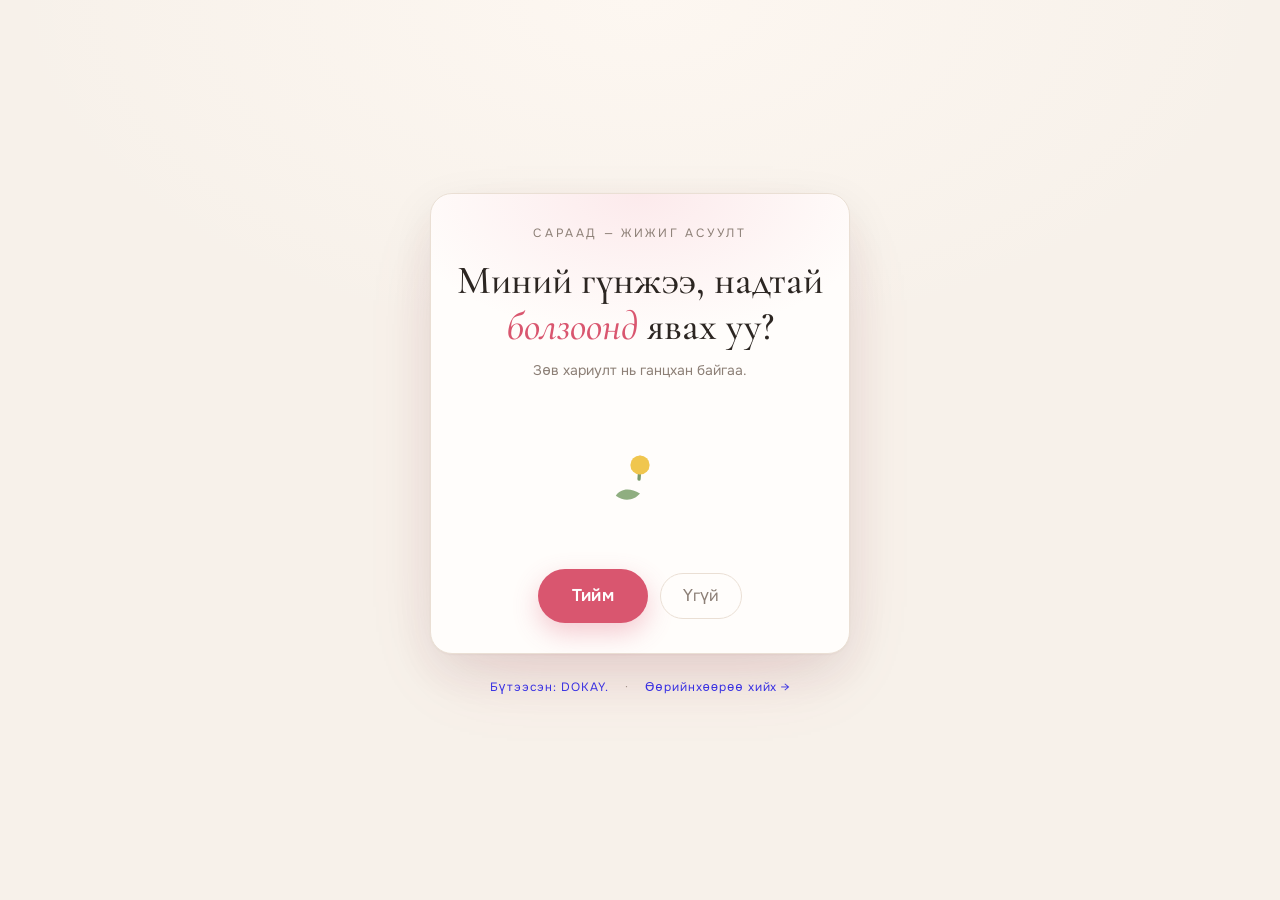
<file: index.html>
<!DOCTYPE html>
<html lang="mn">
<head>
<meta charset="UTF-8">
<meta name="viewport" content="width=device-width, initial-scale=1">
<meta name="theme-color" content="#F6EFE7">
<title>Чамд нэг жижиг асуулт байна</title>
<meta name="description" content="Надтай болзоонд явах уу? — жижигхэн асуулт.">

<!-- Мессенжерээр хуваалцахад гарах preview. og зураг: assets/og.jpg (1200×630, дотор нь нэр байхгүй). -->
<meta property="og:type" content="website">
<meta property="og:title" content="Чамд нэг жижиг асуулт байна">
<meta property="og:description" content="Ганцхан асуулт байна. Зөв хариулт нь нэг л байгаа.">
<meta property="og:locale" content="mn_MN">
<meta property="og:image" content="https://ghostshdee.github.io/urilga-bolzoo/assets/og.jpg">
<meta property="og:image:width" content="1200">
<meta property="og:image:height" content="630">
<meta property="og:image:alt" content="Надтай болзоонд явах уу? — дэлгэрсэн цэцэг, «Тийм» товч (жишээ урилга)">
<meta name="twitter:card" content="summary_large_image">

<link rel="icon" href="data:image/svg+xml,<svg xmlns='http://www.w3.org/2000/svg' viewBox='0 0 64 64'><text y='52' font-size='52'>🌸</text></svg>">
<link rel="preconnect" href="https://fonts.googleapis.com">
<link rel="preconnect" href="https://fonts.gstatic.com" crossorigin>
<link rel="stylesheet" href="https://fonts.googleapis.com/css2?family=Cormorant+Garamond:ital,wght@0,500;1,500&family=Onest:wght@400;500;600&display=swap">

<style>
:root {
  --paper:   #F7F1EA;   /* дулаан цаас */
  --card:    #FFFDFB;
  --ink:     #2C2622;
  --muted:   #8C7F76;
  --line:    #EADFD4;
  --rose:    #D9566F;   /* гол өнгө — «Тийм» */
  --rose-dk: #B8455B;
  --leaf:    #7A9A6B;
  --radius:  22px;
  --font-display: 'Cormorant Garamond', Georgia, serif;
  --font-body:    'Onest', system-ui, sans-serif;
}

*, *::before, *::after { box-sizing: border-box; margin: 0; padding: 0; }

body {
  min-height: 100svh;
  display: flex;
  flex-direction: column;
  align-items: center;
  justify-content: center;
  padding: 20px;
  background:
    radial-gradient(70% 55% at 50% 0%, #FDF7F1 0%, transparent 70%),
    var(--paper);
  color: var(--ink);
  font-family: var(--font-body);
  font-size: 16px;
  line-height: 1.6;
  overflow-x: hidden;
}

button { font: inherit; color: inherit; cursor: pointer; border: 0; background: none; }
:focus-visible { outline: 2px solid var(--rose); outline-offset: 3px; border-radius: 8px; }

/* ── Арын хөвөх дэлбээ — зөвхөн transform, дарагддаггүй ── */
.drift {
  position: fixed;
  inset: 0;
  overflow: hidden;
  pointer-events: none;
  z-index: 0;
}
.drift-petal {
  position: absolute;
  top: 0;
  left: var(--x);
  width: var(--s);
  height: calc(var(--s) * 1.3);
  border-radius: 80% 0 80% 0;   /* дэлбээний хэлбэр */
  background: linear-gradient(135deg, #F2A6B6, #E98DA2);
  opacity: .45;
  transform: translate3d(0, -12vh, 0);
  animation: drift var(--d) linear var(--delay) infinite;
  will-change: transform;
}
@keyframes drift {
  from { transform: translate3d(0, -12vh, 0) rotate(0deg); }
  to   { transform: translate3d(var(--sway), 115vh, 0) rotate(300deg); }
}

/* ── Карт ── (transform бүү өг — fixed элементүүд эвдэрнэ) */
.card {
  position: relative;
  z-index: 1;
  width: min(420px, 100%);
  padding: 30px 26px 26px;
  border: 1px solid var(--line);
  border-radius: var(--radius);
  background: var(--card);
  box-shadow: 0 1px 2px rgba(44, 38, 34, .04), 0 18px 50px rgba(44, 38, 34, .09),
              0 30px 80px -30px rgba(217, 86, 111, .22);
  text-align: center;
}
/* Дээрээс тусах зөөлөн ягаан гэрэл */
.card::before {
  content: '';
  position: absolute;
  inset: 0;
  z-index: -1;
  border-radius: inherit;
  background: radial-gradient(85% 45% at 50% 0%, rgba(242, 166, 182, .22), transparent 70%);
  pointer-events: none;
}

.eyebrow {
  font-size: 12px;
  letter-spacing: .22em;
  color: var(--muted);
  text-transform: uppercase;
}

.ask {
  margin-top: 14px;
  font-family: var(--font-display);
  font-weight: 500;
  font-size: clamp(30px, 8.5vw, 40px);
  line-height: 1.15;
}
.ask em { font-style: italic; color: var(--rose); }

.hint {
  margin-top: 10px;
  min-height: 1.6em;
  font-size: 14px;
  color: var(--muted);
}

/* ── Цэцэг — «Тийм» рүү ойртох тусам дэлгэрнэ ── */
.bloom { margin: 18px auto 6px; width: 132px; height: 132px; }
.petal {
  transform-origin: 60px 60px;
  transform: rotate(var(--a)) scale(var(--open, .18));
  opacity: calc(.35 + var(--open, .18) * .65);
  transition: transform .55s cubic-bezier(.22, 1, .36, 1), opacity .55s ease;
}
.core { transform-origin: 60px 60px; transform: scale(calc(.6 + var(--open, .18) * .4)); transition: transform .55s ease; }
.stem { stroke-dasharray: 60; stroke-dashoffset: calc(60 - var(--open, .18) * 60); transition: stroke-dashoffset .6s ease; }

/* ── Товчнууд ── */
.actions {
  position: relative;
  margin-top: 20px;
  display: flex;
  align-items: center;
  justify-content: center;
  gap: 12px;
  min-height: 62px;
}

.yes {
  min-height: 54px;
  padding: 0 34px;
  border-radius: 999px;
  background: var(--rose);
  color: #fff;
  font-weight: 600;
  font-size: calc(17px + var(--grow, 0) * 2.2px);
  letter-spacing: .01em;
  box-shadow: 0 10px 26px rgba(217, 86, 111, .3);
  transform: scale(calc(1 + var(--grow, 0) * .07));
  transition: transform .35s cubic-bezier(.22, 1, .36, 1), background .2s ease, font-size .35s ease;
  position: relative;
}
.yes:hover { background: var(--rose-dk); }
/* Зүрх цохилох бөгж — «туг-туг». Товчны өөрийн transform-д хүрэхгүй. */
.yes::after {
  content: '';
  position: absolute;
  inset: 0;
  border-radius: inherit;
  box-shadow: 0 0 0 2px var(--rose);
  opacity: 0;
  pointer-events: none;
  animation: beat 2.4s ease-out infinite;
}
@keyframes beat {
  0%   { transform: scale(1);    opacity: .55; }
  12%  { transform: scale(1.12); opacity: 0; }
  20%  { transform: scale(1);    opacity: .5; }
  34%  { transform: scale(1.18); opacity: 0; }
  100% { transform: scale(1.18); opacity: 0; }
}

.no {
  min-height: 46px;
  padding: 0 22px;
  border: 1px solid var(--line);
  border-radius: 999px;
  color: var(--muted);
  background: var(--card);
  transition: transform .28s cubic-bezier(.22, 1, .36, 1), opacity .28s ease;
  will-change: transform;
}
.no:hover { border-color: #DFD2C6; }
.no.gone { display: none; }

.no-note {
  font-size: 13px;
  color: var(--muted);
  padding: 0 6px;
}
.no-note[hidden] { display: none; }

.dodges {
  position: absolute;
  top: 14px; right: 14px;
  font-size: 12px;
  letter-spacing: .06em;
  color: var(--muted);
  background: var(--paper);
  border: 1px solid var(--line);
  border-radius: 999px;
  padding: 3px 10px;
}
.dodges[hidden] { display: none; }

/* ── Хариу дэлгэц ── */
.reply { display: none; }
.card.answered .ask-screen { display: none; }
.card.answered .reply { display: block; animation: rise .5s cubic-bezier(.22, 1, .36, 1) both; }

@keyframes rise { from { opacity: 0; transform: translateY(10px); } to { opacity: 1; transform: none; } }

.reply-title {
  font-family: var(--font-display);
  font-style: italic;
  font-size: clamp(28px, 7.5vw, 36px);
  color: var(--rose);
}
.reply-title:focus { outline: none; }
.reply-photo {
  width: 100%;
  aspect-ratio: 4 / 5;
  object-fit: cover;
  border-radius: 16px;
  margin: 16px 0 6px;
  background: var(--paper);
}
.reply-photo.missing { display: none; }
.reply p { margin-top: 12px; }
.sign {
  margin-top: 18px;
  font-family: var(--font-display);
  font-size: 22px;
  color: var(--muted);
}
.again {
  margin-top: 20px;
  min-height: 44px;
  padding: 0 18px;
  border: 1px solid var(--line);
  border-radius: 999px;
  color: var(--muted);
  font-size: 14px;
}

/* ── Өдөр, цаг сонгох ── */
.when {
  margin-top: 20px;
  padding-top: 18px;
  border-top: 1px solid var(--line);
}
.when .when-q {
  margin: 0 0 9px;
  font-size: 13px;
  letter-spacing: .04em;
  color: var(--muted);
}
.when .chips {
  display: flex;
  flex-wrap: wrap;
  justify-content: center;
  gap: 8px;
  margin-bottom: 16px;
}
.chip {
  min-height: 48px;
  min-width: 56px;
  padding: 5px 14px;
  border: 1px solid var(--line);
  border-radius: 14px;
  background: var(--card);
  line-height: 1.25;
  transition: border-color .2s ease, background .2s ease, color .2s ease;
}
.chip:hover { border-color: #DFD2C6; }
.chip small {
  display: block;
  font-size: 12px;
  font-weight: 400;
  color: var(--muted);
}
.chip[aria-pressed="true"] {
  border-color: var(--rose-dk);
  background: var(--rose-dk);
  color: #fff;
  font-weight: 600;
}
.chip[aria-pressed="true"] small { color: rgba(255, 255, 255, .88); }

.when .picked {
  margin: 2px 0 0;
  font-family: var(--font-display);
  font-style: italic;
  font-size: clamp(20px, 5.5vw, 24px);
  color: var(--rose-dk);
}
.when .picked-note { margin: 5px 0 0; font-size: 13px; color: var(--muted); }

/* Хоёр хариу товч доошоо дараалж, бүтэн өргөнөөр */
.when-actions {
  display: flex;
  flex-direction: column;
  align-items: stretch;
  gap: 10px;
  margin-top: 15px;
}
.when-actions button {
  min-height: 46px;
  padding: 0 20px;
  border-radius: 999px;
  font-size: 14px;
}
.when-actions .send {
  min-height: 54px;
  font-size: 16px;
  background: var(--rose);
  color: #fff;
  font-weight: 600;
  box-shadow: 0 8px 20px rgba(217, 86, 111, .26);
}
.when-actions .send:hover { background: var(--rose-dk); }
.copy { border: 1px solid var(--line); color: var(--muted); }
.copy:hover { border-color: #DFD2C6; }
/* Хуулсны дараа гарах Messenger холбоос */
.msgr-link {
  display: inline-flex;
  align-items: center;
  justify-content: center;
  min-height: 44px;
  font-size: 14px;
  font-weight: 600;
  color: var(--rose-dk);
  text-decoration: none;
}
.msgr-link:hover { text-decoration: underline; }

/* ── Дуу — доор хөвөх самбар ── */
.song {
  position: fixed;
  left: 50%;
  bottom: max(10px, env(safe-area-inset-bottom));
  z-index: 20;
  width: min(320px, calc(100vw - 16px));
  padding: 8px;
  transform: translateX(-50%);
  border: 1px solid var(--line);
  border-radius: 18px;
  background: var(--card);
  box-shadow: 0 14px 40px rgba(44, 38, 34, .16);
}
.song-head {
  display: flex;
  align-items: center;
  justify-content: space-between;
  gap: 8px;
  padding-left: 6px;
}
.song-label { font-size: 13px; letter-spacing: .04em; color: var(--muted); }
.song-min {
  flex-shrink: 0;
  min-height: 44px;
  padding: 0 12px;
  border-radius: 999px;
  font-size: 13px;
  color: var(--rose-dk);
}
.song-frame {
  margin-top: 4px;
  max-height: 220px;
  overflow: hidden;
  border-radius: 12px;
  transition: max-height .3s ease, opacity .3s ease;
}
.song-frame iframe {
  display: block;
  width: 100%;
  min-width: 280px;
  min-height: 158px;
  aspect-ratio: 16 / 9;
  border: 0;
}
.song-tip { margin: 6px 4px 2px; font-size: 12px; color: var(--muted); text-align: center; }
/* Хураахад display:none БИШ — тэгвэл дуу зогсоно. Зөвхөн өндөр, тунгалаг. */
.song.min .song-frame { max-height: 0; margin-top: 0; opacity: 0; }
.song.min .song-tip { display: none; }
/* Самбар «Дахин асуух» товчийг дарахгүйн тулд доод зай */
body.has-song { padding-bottom: 290px; }
body.has-song.song-small { padding-bottom: 96px; }

/* Кредит */
.credit {
  margin-top: 14px;
  font-size: 12px;
  letter-spacing: .08em;
  color: var(--muted);
  opacity: .8;
}
.credit a { display: inline-block; padding: 10px 12px; text-decoration: none; }
.credit a:hover, .credit a:focus-visible { color: var(--rose-dk); }

[hidden] { display: none !important; }

/* ── Зүрхнүүд ── */
.heart {
  position: fixed;
  top: 100%;
  font-size: 22px;
  pointer-events: none;
  animation: float 3.2s ease-in forwards;
}
@keyframes float {
  to { transform: translateY(-110svh) rotate(var(--spin, 20deg)); opacity: 0; }
}
/* Карт z-index-тэй болсон тул зүрхнүүд картын ард орохгүйн тулд */
.heart, .mini-heart { z-index: 30; }

/* Цэцэг дэлгэрэхэд хөөрөх жижиг зүрх */
.mini-heart {
  position: fixed;
  font-size: 14px;
  color: var(--rose);
  pointer-events: none;
  animation: mini-rise 1.4s ease-out both;
}
@keyframes mini-rise {
  from { transform: translate(-50%, 0) scale(.6); opacity: .9; }
  to   { transform: translate(calc(-50% + var(--dx, 0px)), -70px) scale(1); opacity: 0; }
}

@media (prefers-reduced-motion: reduce) {
  *, *::before, *::after { animation: none !important; transition: none !important; }
  .no { position: static !important; transform: none !important; }
  .drift { display: none; }
}
</style>
<link rel="stylesheet" href="assets/music.css"><script src="assets/music.js"></script></head>
<body>

<!-- Арын хөвөх дэлбээ — JS-ээр 8 ширхэг үүснэ -->
<div class="drift" id="drift" aria-hidden="true"></div>

<main class="card" id="card">
  <span class="dodges" id="dodges" hidden aria-live="polite"></span>

  <div class="ask-screen" id="askScreen">
    <p class="eyebrow" id="eyebrow">Жижиг асуулт</p>
    <h1 class="ask" id="ask"></h1>
    <p class="hint" id="hint" aria-live="polite"></p>

    <!-- Цэцэг: дэлгэрэлт нь --open хувьсагчаар. Зураг татдаггүй, бүгд SVG. -->
    <svg class="bloom" id="bloom" viewBox="0 0 120 120" aria-hidden="true">
      <path class="stem" d="M60 62 C58 84 58 96 60 112" fill="none" stroke="#7A9A6B" stroke-width="3" stroke-linecap="round"/>
      <path d="M60 86 C50 80 42 82 38 88 C46 94 55 92 60 86Z" fill="#8FAE80"/>
      <g id="petals"></g>
      <circle class="core" cx="60" cy="60" r="13" fill="#F0C64E"/>
    </svg>

    <div class="actions">
      <button class="yes" id="yes" type="button"></button>
      <button class="no" id="no" type="button"></button>
      <span class="no-note" id="noNote" hidden></span>
    </div>
  </div>

  <div class="reply" id="reply">
    <h1 class="reply-title" id="replyTitle" tabindex="-1"></h1>
    <img class="reply-photo missing" id="replyPhoto" alt="" width="400" height="500">
    <div id="replyLines"></div>

    <!-- Өдөр, цаг сонгох. CONFIG.when.enabled = false бол бүхэлдээ нуугдана. -->
    <section class="when" id="when" hidden>
      <p class="when-q" id="dayQ"></p>
      <div class="chips" id="days" role="group" aria-labelledby="dayQ"></div>

      <p class="when-q" id="timeQ"></p>
      <div class="chips" id="times" role="group" aria-labelledby="timeQ"></div>

      <p class="when-q" id="placeQ" hidden></p>
      <div class="chips" id="places" role="group" aria-labelledby="placeQ" hidden></div>

      <p class="picked" id="picked" hidden aria-live="polite"></p>
      <p class="picked-note" id="pickedNote" hidden></p>

      <div class="when-actions" id="whenActions" hidden>
        <button class="send" id="send" type="button"></button>
        <button class="copy" id="copy" type="button"></button>
        <a class="msgr-link" id="msgr" target="_blank" rel="noopener" hidden></a>
      </div>
    </section>

    <p class="sign" id="sign"></p>
    <button class="again" id="again" type="button">Дахин асуух</button>
  </div>
</main>

<!-- Дууны хөвөх самбар. Картын гадна — хариу дэлгэцийн rise хөдөлгөөн
     (transform) fixed байрлалыг эвдэхгүйн тулд. -->
<aside class="song" id="legacySong" hidden aria-label="Дуу">
  <div class="song-head">
    <p class="song-label" id="legacySongLabel"></p>
    <button class="song-min" id="legacySongMin" type="button" aria-expanded="true" aria-controls="legacySongFrame">— жижигрүүлэх</button>
  </div>
  <div class="song-frame" id="legacySongFrame"></div>
  <p class="song-tip">Дуу эхлээгүй бол тоглогч дээр нэг дараарай ▶</p>
</aside>

<footer class="credit">
  <a href="https://ghostshdee.github.io/" target="_blank" rel="noopener">Бүтээсэн: DOKAY.</a> · <a href="make.html">Өөрийнхөөрөө хийх →</a>
</footer>

<script>
/* ═══════════════════════════════════════════════════════════════════
   ЭНД ЛЭЭ ЗАСНА. Доорх мөрүүдийг өөрчлөхөд хуудас шууд өөрчлөгдөнө.
   ═══════════════════════════════════════════════════════════════════ */
const CONFIG = {

  /* Жишээ нэр — хүлээн авагчийн нэрээр соль. <title>, og:title-ыг ч гараар соль. */
  eyebrow: 'Сараад — жижиг асуулт',

  /* <em>…</em> дотор бичсэн үг ягаанаар, налуу гарна */
  ask: 'Миний гүнжээ, надтай <em>болзоонд</em> явах уу?',

  /* Эхний тайлбар, дараа нь «Үгүй» зугтах бүрд дараагийнх нь гарна */
  hints: [
    'Зөв хариулт нь ганцхан байгаа.',
    'Тэр товч тоглоом хийж байна.',
    'Цэцэг дэлгэрч эхэллээ…',
    'Үгүй товч ядраад ирлээ.',
    'Барьж чадвал баяр хүргэе.',
    'За, шийдвэрээ гаргах цаг боллоо.'
  ],

  yes: 'Тийм',
  no:  'Үгүй',

  /* Хэдэн удаа зугтсаны дараа «Үгүй» товч алга болох вэ */
  dodgeLimit: 6,
  noGoneNote: 'Үгүй гэх боломж дууслаа 😘',

  /* «Тийм» дарсны дараа гарах хэсэг */
  reply: {
    title: 'Тэгэлгүй яахав!',

    /* Мөр бүр тусдаа догол мөр болно */
    lines: [
      'Би чамайг явна гэдгийг мэдсэн юмаа.',
      'Одоо ганцхан зүйл үлдлээ — хэзээ болзох вэ?'
    ],

    /* Зураг нэмэх бол энэ хавтсанд файлаа хийгээд нэрийг нь бич.
       Жишээ: 'zurag.jpg'. Хоосон бол зураг огт харагдахгүй. */
    photo: '',
    photoAlt: 'Бидний зураг',

    signature: '— Батаа нь'   /* жишээ — илгээгчийн нэр */
  },

  /* ── Дуу ──
     «Тийм» дармагц YouTube тоглогч доод талын хөвөх самбарт гарч, дуу эхэлнэ
     (эхэнд юу ч ачаалахгүй). Самбарыг жижигрүүлж болно — дуу зогсохгүй.
     youtube — холбоосны id: youtu.be/<ЭНЭ ХЭСЭГ>. start — хэдэн секундээс.
     iPhone дээр тоглогч дээр нэг дарах шаардлагатай байж болно (Apple хаадаг).
     Хэрэггүй бол youtube: '' болгоно. */
  song: {
    dock: 'inline',
    youtube: 'rg0KzIXexL8',     /* OPOZIT — HURIM [LYRICS] */
    start: 0,
    label: 'Чамд зориулсан дуу 🎵'
  },

  /* ── Өдөр, цаг сонгох ──
     «Тийм» дарсны дараа гарна. Хэрэггүй бол enabled: false болгоно. */
  when: {
    enabled: true,

    dayQuestion: 'Аль өдөр нь болзох вэ?',
    timeQuestion: 'Хэдэн цагт?',

    /* Өнөөдрөөс эхлээд хэдэн өдөр санал болгох вэ */
    days: 7,

    /* Санал болгох цагууд. Хүссэнээрээ нэмж, хасаж болно */
    times: ['13:00', '15:00', '17:00', '18:00', '19:00', '20:00'],

    /* Хаана? label — товч дээр, say — мессежийн өгүүлбэрт орох хэлбэр.
       Хоосон жагсаалт [] бол «Хаана?» асуулт гарахгүй. */
    placeQuestion: 'Хаана?',
    places: [
      { label: 'Кино',               say: 'кино үзэхээр' },
      { label: 'Кофе',               say: 'кофе уухаар' },
      { label: 'Цэцэрлэгт хүрээлэн', say: 'цэцэрлэгт хүрээлэнд' }
    ],

    pickedNote: 'Тэмдэглэлээ. Надад мэдэгдэхэд л болно.',

    /* Илгээх дугаар. Байвал «Мессеж илгээх» шууд SMS нээнэ. Хоосон бол утасны
       хуваалцах цэс (Messenger, SMS…) гарна, тэр байхгүй бол SMS-ийг хаяггүй нээнэ. */
    phone: '',   /* жишээ — илгээгчийн дугаар, жишээ нь '99xxxxxx' */

    /* Messenger нэр (m.me/<энэ>). Байвал хуулсны дараа «Messenger нээх →» холбоос гарна. */
    messenger: '',
    messengerLabel: 'Messenger нээх →',

    sendLabel: '💬 Мессеж илгээх',
    copyLabel: '📋 Чатанд хуулах',
    copiedLabel: 'Хуулагдлаа ✓ — чатандаа буулгаарай',

    /* {when} — «Лхагва гаригийн 19:00 цагт», {where} — «кино үзэхээр»,
       {date} — «9-р сарын 23» */
    messageTemplate: 'Тийм ээ! {when} {where} болзъё. ({date})'
  }
};

/* «Өөрийн нэрээр үзэх» (BACKLOG #102 — 2026-10-10).
   URL: ?n1=Сараа&n2=Батаа — n1 хүлээн авагч, n2 илгээгч. textContent-оор л ордог;
   < > " ' ` & тэмдэгтийг хасаж, 24 тэмдэгтээр хязгаарлана. */
(function personalize(C) {
  const q = new URLSearchParams(location.search);
  const clean = (v) => (v || '').replace(/[<>"'`&]/g, '').trim().slice(0, 24);
  const n1 = clean(q.get('n1')), n2 = clean(q.get('n2'));
  if (n1) C.eyebrow = `${n1} — жижиг асуулт`;
  if (n2) C.reply.signature = `— ${n2}`;
})(CONFIG);

function readGift() {
  const m = location.hash.match(/[#&]d=([A-Za-z0-9_-]{1,2000})/);
  if (!m) return null;
  try {
    const b = atob(m[1].replace(/-/g, '+').replace(/_/g, '/'));
    const o = JSON.parse(new TextDecoder().decode(Uint8Array.from(b, c => c.charCodeAt(0))));
    const s = (v, n) => typeof v === 'string' ? v.replace(/[<>"'`&]/g, '').trim().slice(0, n) : '';
    return {
      to: s(o.to, 24), from: s(o.from, 24), ask: s(o.ask, 120),
      yt: /^[A-Za-z0-9_-]{11}$/.test(o.yt) ? o.yt : '',
      t: Number.isInteger(o.t) && o.t >= 0 && o.t <= 36000 ? o.t : 0,
      ph: /^\+?[0-9]{6,15}$/.test(o.ph) ? o.ph : '',
      ms: /^[A-Za-z0-9.]{1,50}$/.test(o.ms) ? o.ms : '',
      vid: o.vid !== 0,
      when: o.when !== 0
    };
  } catch (e) { return null; }
}

/* Бүтээгчээс ирсэн линк (#d=…) — ?n1/n2-оос давуу. Бүх утга цэвэрлэгдсэн, textContent-оор л ордог. */
(function applyGift(C, G) {
  if (!G) return;
  if (G.to) C.eyebrow = `${G.to} — жижиг асуулт`;
  C.reply.signature = G.from ? `— ${G.from}` : '';   /* жишээ нэр харилцагчид гарахгүй */
  if (G.ask) C.askText = G.ask;
  C.song.youtube = G.yt;          /* хоосон бол дуугүй */
  C.song.start = G.t;
  C.when.phone = G.ph;
  C.when.messenger = G.ms;
  C.song.video = G.vid;
  C.when.enabled = G.when;
})(CONFIG, readGift());

/* ── Цэцгийн дэлбээ үүсгэх ── */
const petals = document.getElementById('petals');
for (let i = 0; i < 6; i++) {
  const p = document.createElementNS('http://www.w3.org/2000/svg', 'path');
  p.setAttribute('class', 'petal');
  p.setAttribute('d', 'M60 60 C48 40 50 20 60 10 C70 20 72 40 60 60Z');
  p.setAttribute('fill', i % 2 ? '#F2A6B6' : '#E98DA2');
  p.style.setProperty('--a', `${i * 60}deg`);
  petals.appendChild(p);
}

/* ── Текстийг CONFIG-оос ── */
const card = document.getElementById('card');
const askEl = document.getElementById('ask');
const hintEl = document.getElementById('hint');
const yesBtn = document.getElementById('yes');
const noBtn = document.getElementById('no');
const noNote = document.getElementById('noNote');
const dodgeChip = document.getElementById('dodges');
const bloom = document.getElementById('bloom');

document.getElementById('eyebrow').textContent = CONFIG.eyebrow;
if (CONFIG.askText) {
  /* Линкийн текст — innerHTML хориотой; *үг*-ийг DOM-оор <em> болгоно */
  CONFIG.askText.split('*').forEach((part, i) => {
    if (part) askEl.append(i % 2 ? Object.assign(document.createElement('em'), { textContent: part }) : part);
  });
} else {
  askEl.innerHTML = CONFIG.ask;   /* зөвхөн CONFIG-ийн текст */
}
hintEl.textContent = CONFIG.hints[0];
yesBtn.textContent = CONFIG.yes;
noBtn.textContent = CONFIG.no;
document.title = askEl.textContent;

const reduceMotion = window.matchMedia('(prefers-reduced-motion: reduce)').matches;
let dodges = 0;
let home = null;   /* «Үгүй» товчны анхны байрлал */

function bloomTo(value) {
  bloom.style.setProperty('--open', String(Math.min(1, value)));
}
bloomTo(0.18);

/* ── Арын хөвөх 8 дэлбээ (.petal биш — тэр нь цэцгийнх) ── */
const drift = document.getElementById('drift');
for (let i = 0; i < 8; i++) {
  const p = document.createElement('span');
  p.className = 'drift-petal';
  const d = 14 + Math.random() * 10;   /* 14–24 сек */
  p.style.setProperty('--x', `${(i * 12.5 + Math.random() * 8).toFixed(1)}vw`);
  p.style.setProperty('--s', `${Math.round(10 + Math.random() * 10)}px`);
  p.style.setProperty('--d', `${d.toFixed(1)}s`);
  p.style.setProperty('--delay', `${(-Math.random() * d).toFixed(1)}s`);   /* эхнээсээ тархсан */
  p.style.setProperty('--sway', `${Math.round(Math.random() * 120 - 60)}px`);
  drift.appendChild(p);
}

/* Цэцэг дэлгэрэхэд дээш хөөрөх жижиг зүрх (.heart биш) */
function riseHearts(n) {
  if (reduceMotion) return;
  const r = bloom.getBoundingClientRect();
  for (let i = 0; i < n; i++) {
    const h = document.createElement('span');
    h.className = 'mini-heart';
    h.textContent = '♥';
    h.setAttribute('aria-hidden', 'true');
    h.style.left = `${r.left + r.width / 2 + (i - (n - 1) / 2) * 16}px`;
    h.style.top = `${r.top + r.height * 0.3}px`;
    h.style.setProperty('--dx', `${Math.round(Math.random() * 24 - 12)}px`);
    h.style.animationDelay = `${i * 0.12}s`;
    h.addEventListener('animationend', () => h.remove());
    document.body.appendChild(h);
  }
}

/* ── «Үгүй» зугтана ── */
function dodge() {
  dodges++;
  const step = Math.min(dodges, CONFIG.hints.length - 1);
  hintEl.textContent = CONFIG.hints[step];
  dodgeChip.hidden = false;
  dodgeChip.textContent = `${dodges} удаа зугтлаа`;

  /* Тийм товч томорч, цэцэг дэлгэрнэ */
  card.style.setProperty('--grow', String(Math.min(dodges, 5)));
  bloomTo(0.18 + dodges * 0.16);
  riseHearts(3);

  if (dodges >= CONFIG.dodgeLimit) {
    noBtn.classList.add('gone');
    noNote.textContent = CONFIG.noGoneNote;
    noNote.hidden = false;
    yesBtn.focus();
    return;
  }

  if (reduceMotion) return;   /* хөдөлгөөн багасгасан бол товч байрандаа үлдэнэ */

  /* Анхны байрлалыг нэг удаа хэмжинэ — дараа нь түүнээс тооцно */
  if (!home) {
    const r = noBtn.getBoundingClientRect();
    home = { left: r.left, top: r.top, w: r.width, h: r.height };
  }

  /* Дэлгэцээс ГАРАХГҮЙ санамсаргүй байрлал. Хязгаарыг анхны байрлалаас тооцно —
     эс бөгөөс жижиг дэлгэцэнд товч хальж, хүн дарж чадахгүй болно. */
  const pad = 8;
  const minX = pad - home.left;
  const maxX = window.innerWidth - pad - home.w - home.left;
  const minY = pad - home.top;
  const maxY = window.innerHeight - pad - home.h - home.top;
  const pick = (lo, hi) => (hi <= lo ? 0 : lo + Math.random() * (hi - lo));

  noBtn.style.position = 'relative';
  noBtn.style.transform = `translate(${pick(minX, maxX).toFixed(0)}px, ${pick(minY, maxY).toFixed(0)}px)`;
}

/* Хулгана ойртоход, хуруу хүрэхэд, дарахад — бүгдэд зугтана */
noBtn.addEventListener('pointerenter', dodge);
noBtn.addEventListener('pointerdown', (e) => { e.preventDefault(); dodge(); });
noBtn.addEventListener('click', (e) => { e.preventDefault(); dodge(); });
/* Гар ашигладаг хүнд ч шударга — Enter/Space дарвал мөн зугтана */
noBtn.addEventListener('keydown', (e) => {
  if (e.key === 'Enter' || e.key === ' ') { e.preventDefault(); dodge(); }
});

/* ── «Тийм» ── */
function hearts() {
  if (reduceMotion) return;
  for (let i = 0; i < 14; i++) {
    const h = document.createElement('span');
    h.className = 'heart';
    h.textContent = ['🌸', '💗', '🌷', '💐'][i % 4];
    h.style.left = `${Math.random() * 92 + 2}vw`;
    h.style.animationDelay = `${Math.random() * 0.9}s`;
    h.style.setProperty('--spin', `${Math.random() * 90 - 45}deg`);
    h.addEventListener('animationend', () => h.remove());
    document.body.appendChild(h);
  }
}

/* «Тийм» дарахад YouTube тоглогчийг үүсгэнэ. Тэр товшилт нь хөтчийн
   хувьд хэрэглэгчийн үйлдэл тул дуу шууд эхлэх боломжтой. */
function playSong() { /* Дууг assets/music.js удирдана — энд хоосон үлдээв. */ }

function showReply() {
  InvitationMusic.start?.();
  const r = CONFIG.reply;
  document.getElementById('replyTitle').textContent = r.title;

  const lines = document.getElementById('replyLines');
  lines.textContent = '';
  for (const line of r.lines) {
    const p = document.createElement('p');
    p.textContent = line;
    lines.appendChild(p);
  }

  const img = document.getElementById('replyPhoto');
  if (r.photo) {
    img.src = r.photo;
    img.alt = r.photoAlt || '';
    img.classList.remove('missing');
    img.onerror = () => img.classList.add('missing');   /* файл олдохгүй бол хоосон талбай үлдэхгүй */
  }

  /* Дуу доод талын хөвөх самбарт шууд эхэлнэ */
  const s = CONFIG.song;
  if (s && s.youtube) {
    document.getElementById('legacySongLabel').textContent = s.label;
    playSong();
    document.getElementById('legacySong').hidden = false;

  }

  document.getElementById('sign').textContent = r.signature;
  card.classList.add('answered');
  dodgeChip.hidden = true;
  /* Анхаарлыг дээд гарчиг руу — «Дахин асуух» руу шилжүүлбэл хуудас доош үсэрч,
     гарчиг ба дууны тоглогч дэлгэцээс гарчихна */
  const title = document.getElementById('replyTitle');
  title.focus({ preventScroll: true });
  window.scrollTo(0, 0);
  hearts();
}

yesBtn.addEventListener('click', showReply);

/* ═══════════ Өдөр, цаг сонгох ═══════════
   Backend байхгүй. Сонгосныг нь текст болгож, хуулж эсвэл мессежээр илгээнэ. */
const WEEKDAYS = ['Ням', 'Даваа', 'Мягмар', 'Лхагва', 'Пүрэв', 'Баасан', 'Бямба'];

const whenBox = document.getElementById('when');
const dayRow = document.getElementById('days');
const timeRow = document.getElementById('times');
const placeRow = document.getElementById('places');
const pickedEl = document.getElementById('picked');
const pickedNote = document.getElementById('pickedNote');
const whenActions = document.getElementById('whenActions');
const sendBtn = document.getElementById('send');
const copyBtn = document.getElementById('copy');
const msgrBtn = document.getElementById('msgr');

let pickedDay = null;
let pickedTime = null;
let pickedPlace = null;

/* Газрын сонголт байгаа эсэх. Хоосон бол өдөр, цаг хоёр л хангалттай. */
const hasPlaces = () => Array.isArray(CONFIG.when.places) && CONFIG.when.places.length > 0;

const dayLabel = (d, i) => (i === 0 ? 'Өнөөдөр' : i === 1 ? 'Маргааш' : WEEKDAYS[d.getDay()]);
const dayText = (d) => `${d.getMonth() + 1}-р сарын ${d.getDate()}`;

/* Өнгөрсөн цаг сонгогдохоос сэргийлнэ. Оройхон нээвэл «Өнөөдөр 13:00»
   гэж сонгочих боломжгүй байх ёстой. 30 минутын бэлтгэлийн зай үлдээв. */
const CUSHION = 30;
const minutesOf = (t) => { const [h, m] = t.split(':').map(Number); return h * 60 + m; };
function cutoff() {
  const now = new Date();
  return now.getHours() * 60 + now.getMinutes() + CUSHION;
}
const todayHasRoom = () => CONFIG.when.times.some((t) => minutesOf(t) >= cutoff());

/** Мөрийн ганц товчийг сонгосон болгоно. btn = null бол бүгдийг тайлна. */
function mark(row, btn) {
  for (const b of row.children) b.setAttribute('aria-pressed', String(b === btn));
}

function chip(text, sub) {
  const b = document.createElement('button');
  b.type = 'button';
  b.className = 'chip';
  b.setAttribute('aria-pressed', 'false');
  b.textContent = text;
  if (sub) {
    const s = document.createElement('small');
    s.textContent = sub;
    b.appendChild(s);
  }
  return b;
}

function whenText() {
  if (!pickedDay || !pickedTime) return '';
  if (hasPlaces() && !pickedPlace) return '';
  const base = `${pickedDay.label}, ${pickedDay.text}, ${pickedTime}`;
  return pickedPlace ? `${base} · ${pickedPlace.label}` : base;
}

function refreshPicked() {
  const text = whenText();
  pickedEl.hidden = !text;
  pickedNote.hidden = !text;
  whenActions.hidden = !text;
  msgrBtn.hidden = true;   /* сонголт өөрчлөгдвөл дахин хуулах хэрэгтэй */
  if (!text) return;
  pickedEl.textContent = text;
  pickedNote.textContent = CONFIG.when.pickedNote;
  copyBtn.textContent = CONFIG.when.copyLabel;   /* «Хууллаа ✓»-г буцаана */
}

/* Мессежинд илгээх байгалийн өгүүлбэр. Дэлгэц дээрх товч мөрөөс өөр —
   «Лхагва, 9-р сарын 23, 19:00 цагт болзъё» гэвэл жагсаалт шиг сонсогдоно. */
function whenPhrase() {
  if (!pickedDay || !pickedTime) return '';
  const day = pickedDay.plain ? pickedDay.label : `${pickedDay.label} гаригийн`;
  return `${day} ${pickedTime} цагт`;
}

const message = () => CONFIG.when.messageTemplate
  .replace('{when}', whenPhrase())
  .replace('{where}', pickedPlace ? pickedPlace.say : '')
  .replace('{date}', pickedDay ? pickedDay.text : '')
  .replace(/ {2,}/g, ' ');   /* газаргүй бол үлдсэн давхар зайг арилгана */

function buildWhen() {
  const w = CONFIG.when;
  if (!w || !w.enabled) return;
  whenBox.hidden = false;

  document.getElementById('dayQ').textContent = w.dayQuestion;
  document.getElementById('timeQ').textContent = w.timeQuestion;
  copyBtn.textContent = w.copyLabel;
  sendBtn.textContent = w.sendLabel;
  sendBtn.hidden = false;        /* дугааргүй ч хуваалцах цэсээр илгээнэ */
  msgrBtn.hidden = true;         /* хуулсны дараа л гарна */

  /* Өнөөдөр сонгох цаг үлдээгүй бол маргаашаас эхэлнэ */
  const today = new Date();
  const start = todayHasRoom() ? 0 : 1;
  for (let i = start; i < start + w.days; i++) {
    const d = new Date(today.getFullYear(), today.getMonth(), today.getDate() + i);
    const label = dayLabel(d, i);
    const text = dayText(d);
    const b = chip(label, text);
    b.setAttribute('aria-label', `${label}, ${text}`);
    b.addEventListener('click', () => {
      pickedDay = { label, text, today: i === 0, plain: i <= 1 };
      mark(dayRow, b);
      renderTimes();          /* өнөөдөр бол өнгөрсөн цагийг хасна */
    });
    dayRow.appendChild(b);
  }

  /* Хаана? — өдөр, цаг солиход цэвэрлэгдэхгүй, тусдаа сонголт */
  placeRow.textContent = '';   /* дахин дуудахад давхардахгүй */
  if (hasPlaces()) {
    const placeQ = document.getElementById('placeQ');
    placeQ.textContent = w.placeQuestion;
    placeQ.hidden = false;
    placeRow.hidden = false;
    for (const place of w.places) {
      const b = chip(place.label, '');
      b.addEventListener('click', () => {
        pickedPlace = place;
        mark(placeRow, b);
        refreshPicked();
      });
      placeRow.appendChild(b);
    }
  }

  renderTimes();
}

/** Цагийн чипүүдийг зурна. Өнөөдрийг сонгосон бол өнгөрсөн цаг орохгүй. */
function renderTimes() {
  timeRow.textContent = '';
  pickedTime = null;
  const cut = cutoff();
  for (const t of CONFIG.when.times) {
    if (pickedDay && pickedDay.today && minutesOf(t) < cut) continue;
    const b = chip(t, '');
    b.addEventListener('click', () => {
      pickedTime = t;
      mark(timeRow, b);
      refreshPicked();
    });
    timeRow.appendChild(b);
  }
  refreshPicked();
}

/** Текстийг хуулна. Амжилттай бол true буцаана. */
async function copyText(text) {
  let ok = false;
  try {
    await navigator.clipboard.writeText(text);
    ok = true;
  } catch {
    /* http, хуучин хөтөч дээр clipboard API ажиллахгүй — нөөц арга */
    const ta = document.createElement('textarea');
    ta.value = text;
    ta.setAttribute('readonly', '');
    ta.style.cssText = 'position:fixed;top:0;opacity:0';
    document.body.appendChild(ta);
    ta.select();
    try { ok = document.execCommand('copy'); } catch { ok = false; }
    ta.remove();
  }
  return ok;
}

/* Хуулаад, Messenger нэр байвал «Messenger нээх →» холбоос гаргана.
   Холбоос нь <a> тул хүн өөрөө дарна — iOS popup хаахгүй. */
copyBtn.addEventListener('click', async () => {
  const w = CONFIG.when;
  const text = message();
  const ok = await copyText(text);
  copyBtn.textContent = ok ? w.copiedLabel : text;
  if (w.messenger) {
    msgrBtn.href = `https://m.me/${w.messenger}`;
    msgrBtn.textContent = w.messengerLabel;
    msgrBtn.hidden = false;
  }
});

/* Дугаар байвал шууд SMS. Үгүй бол утасны хуваалцах цэс, тэр байхгүй бол
   хаяггүй SMS — хүлээн авагч хаягаа өөрөө сонгоно.
   «?&body=» нь iOS, Android хоёуланд ажилладаг хэлбэр. */
sendBtn.addEventListener('click', () => InvitationMusic.sendReply(message(), CONFIG.when.phone, CONFIG.when.messenger, sendBtn));

buildWhen();

/* ── Дууны самбарыг жижигрүүлэх / дэлгэх. iframe үлдэнэ — дуу зогсохгүй. ── */
const songBox = document.getElementById('legacySong');
const legacySongMin = document.getElementById('legacySongMin');
function setSongSmall(small) {
  songBox.classList.toggle('min', small);
  document.body.classList.toggle('song-small', small);
  legacySongMin.setAttribute('aria-expanded', String(!small));
  legacySongMin.textContent = small ? '♪ дэлгэх' : '— жижигрүүлэх';
}
legacySongMin.addEventListener('click', () => setSongSmall(!songBox.classList.contains('min')));
/* Бүтээгч «дүрсийг харуулахгүй» гэсэн бол хураасан эхэлнэ */
if (CONFIG.song.video === false) { setSongSmall(true); legacySongMin.textContent = '▶ Дүрс харах'; }

document.getElementById('again').addEventListener('click', () => {
  card.classList.remove('answered');
  document.getElementById('legacySongFrame').replaceChildren();   /* дууг зогсооно */
  songBox.hidden = true;
  setSongSmall(CONFIG.song.video === false);
  document.body.classList.remove('has-song');
  dodges = 0;
  card.style.setProperty('--grow', '0');
  bloomTo(0.18);
  hintEl.textContent = CONFIG.hints[0];
  noBtn.classList.remove('gone');
  noBtn.style.position = '';
  noBtn.style.transform = '';
  home = null;
  noNote.hidden = true;
  dodgeChip.hidden = true;
  pickedDay = null;
  pickedTime = null;
  pickedPlace = null;
  mark(dayRow, null);
  mark(placeRow, null);
  renderTimes();
  yesBtn.focus();
});
</script>
</body>
</html>
</file>
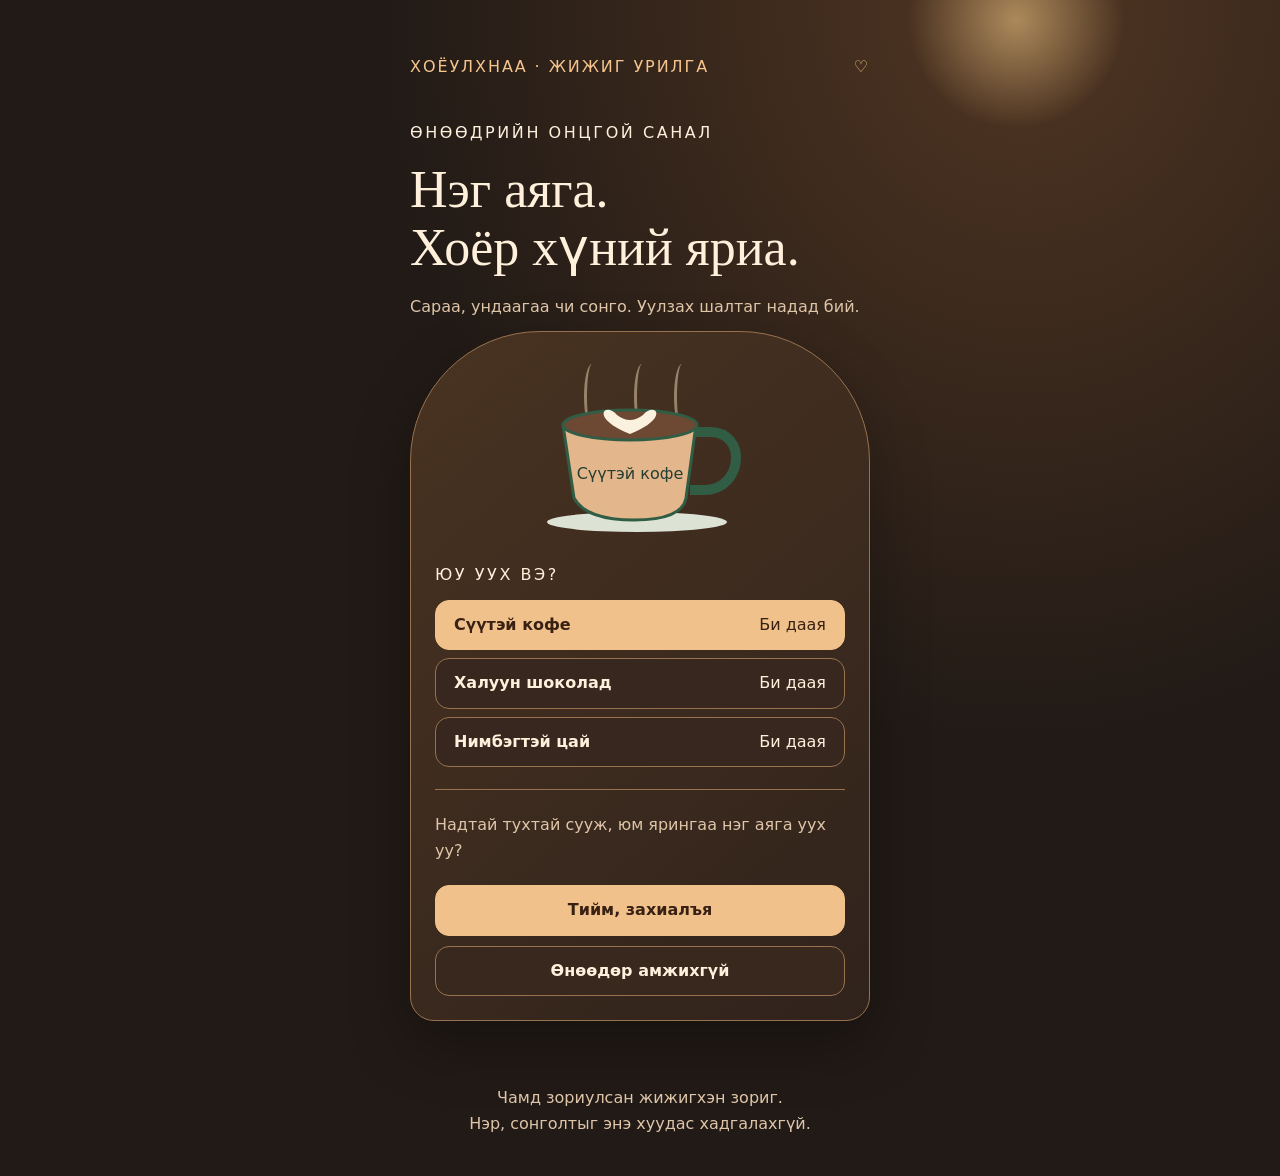
<file: cafe.html>
<!doctype html>
<html lang="mn"><head><meta charset="utf-8"><meta name="viewport" content="width=device-width,initial-scale=1"><meta name="theme-color" content="#e9ede3"><title>Хоёр хүний жижиг кафе</title><style>
:root{--bg:#e9ede3;--paper:#faf8ee;--ink:#253e32;--muted:#546354;--accent:#315d45;--on:#ffffff;--line:#cbd1bf}

*{box-sizing:border-box}html{color-scheme:light}body{margin:0;min-height:100svh;padding:28px 18px 40px;background:var(--bg);color:var(--ink);font:16px/1.6 system-ui,-apple-system,"Segoe UI",sans-serif}main{width:min(100%,460px);margin:auto}header{display:flex;justify-content:space-between;gap:12px;align-items:center;font-size:12px;letter-spacing:.12em;margin-bottom:28px}h1{font-family:Georgia,"Times New Roman",serif;font-size:clamp(36px,9vw,52px);font-weight:400;line-height:1.12;margin:16px 0}h2{font-size:25px;line-height:1.3;font-weight:500}p{margin:12px 0}.muted{color:var(--muted);font-size:14px}.tag{text-transform:uppercase;font-size:12px;letter-spacing:.16em}.panel{padding:24px;background:var(--paper);border:1px solid var(--line);border-radius:22px;box-shadow:0 16px 42px #0000000a}button,a.action{font:600 15px/1.4 system-ui,sans-serif;cursor:pointer;min-height:48px;padding:13px 18px;border:1px solid var(--line);border-radius:14px;background:transparent;color:inherit;text-decoration:none;display:inline-flex;align-items:center;justify-content:center;text-align:center}button.primary{background:var(--accent);color:var(--on);border-color:var(--accent)}button:disabled{opacity:.45;cursor:default}.actions{display:grid;gap:10px;margin-top:22px}.row{display:flex;gap:10px;flex-wrap:wrap}.row>*{flex:1}button[aria-pressed=true]{background:var(--accent);color:var(--on);border-color:var(--accent)}:focus-visible{outline:3px solid var(--accent);outline-offset:4px}[hidden]{display:none!important}.status{min-height:24px;font-size:14px}.message{white-space:pre-wrap;overflow-wrap:anywhere;padding:16px;border:1px dashed var(--line);border-radius:12px;user-select:text}.rule{border:0;border-top:1px solid var(--line);margin:22px 0}footer{margin-top:28px;font-size:12px;color:var(--muted);text-align:center}.appear{animation:arrive .35s ease-out}@keyframes arrive{from{opacity:0;transform:translateY(8px)}}@media(min-width:800px){body{padding-top:54px}header{margin-bottom:40px}}@media(prefers-reduced-motion:reduce){*,*::before,*::after{animation:none!important;transition:none!important;scroll-behavior:auto!important}}
.menu{border-radius:100px 100px 20px 20px;padding-top:32px}.cup-art{display:block;width:210px;max-width:100%;margin:10px auto 18px}.choice{display:flex;align-items:center;justify-content:space-between;width:100%;margin:8px 0;text-align:left}.choice small{font-weight:400}.receipt{font-family:ui-monospace,monospace;background:#fffdf5;padding:22px;border-top:3px dashed var(--line)}.receipt p{display:flex;justify-content:space-between;gap:12px}.receipt strong{overflow-wrap:anywhere}.center{text-align:center}
/* Readable without the decorative light. */
body{font-size:16px}header,.muted,footer,.eyebrow,.status,.tag,.themes button,.poster small,.poster .bottom{font-size:16px}main{position:relative;z-index:1}button{touch-action:manipulation}button:focus-visible,a:focus-visible,input:focus-visible{outline:3px solid #ffcb70;outline-offset:4px}button{transition:transform .25s,opacity .25s}h1,h2{overflow-wrap:anywhere}.message{color:var(--ink)}
body.sleeping *,body.sleeping *::before,body.sleeping *::after{animation-play-state:paused!important}
#fx{position:fixed;inset:0;width:100%;height:100%;pointer-events:none;z-index:5}
@media(prefers-reduced-motion:reduce){*,*::before,*::after{animation:none!important;transition:none!important}#fx{display:none}}

body{background:radial-gradient(ellipse at 80% 0,#af6c3a55,transparent 45%),#211a16;--ink:#fff0dc;--muted:#dfc5a8;--accent:#f0c18a;--on:#382013;--paper:#39281e;--line:#98724f}
header{color:#f6c58c}body::before{content:'';position:fixed;top:-90px;right:12%;width:220px;height:220px;border-radius:50%;background:radial-gradient(circle,#ffd48e88,transparent 70%);pointer-events:none;animation:lamp 6s ease-in-out infinite alternate}@keyframes lamp{to{opacity:.65;transform:scale(1.2)}}
.panel{box-shadow:0 24px 60px #0004}.menu{background:linear-gradient(140deg,#493321,#30231c);border-radius:130px 130px 24px 24px}.cup-art{width:240px;position:relative;z-index:1;transition:transform .3s}.choice{background:#38271e;font-size:16px}.choice small{font-size:16px}.choice[aria-pressed=true]{background:#f0c18a;color:#382013}.receipt{background:#fff1d7;color:#382719;transform:rotate(-2deg);box-shadow:0 20px 30px #0004}.message{background:#39281e}button{font-size:16px;background:#39281e}footer,.muted,.tag,.status,header{font-size:16px}
.coffee-stage{position:relative;perspective:600px;max-width:280px;margin:auto}.steam{position:absolute;left:30%;top:-10px;width:16px;height:65px;border-left:3px solid #ffe7c6;border-radius:50%;opacity:.45;animation:steam 3s ease-out infinite;pointer-events:none}.steam.s2{left:48%;animation-delay:-1s}.steam.s3{left:62%;animation-delay:-2s}@keyframes steam{0%{opacity:0;transform:translateY(15px) scaleX(.7)}35%{opacity:.6}100%{opacity:0;transform:translate(12px,-40px) scaleX(1.4)}}
.pour{position:absolute;left:46%;top:-8px;width:9px;height:85px;background:linear-gradient(90deg,#e7b478,#fff0c8,#a96b39);border-radius:6px;transform-origin:top;transform:scaleY(0);z-index:2;pointer-events:none}.pouring .pour{animation:pour 1s ease-in-out}.pouring .cup-art{animation:cup 1s ease-in-out}@keyframes pour{0%,100%{transform:scaleY(0);opacity:0}20%,70%{transform:scaleY(1);opacity:1}}@keyframes cup{50%{transform:rotate(-4deg) translateY(3px)}}
[tabindex="-1"]:focus{outline:none}</style><link rel="stylesheet" href="assets/music.css"><script src="assets/music.js"></script></head><body><main>
<header><span>ХОЁУЛХНАА · ЖИЖИГ УРИЛГА</span><span aria-hidden="true">♡</span></header>
<section id="menu" data-screen class="appear"><p class="tag">Өнөөдрийн онцгой санал</p><h1>Нэг аяга.<br>Хоёр хүний яриа.</h1><p class="muted"><span data-to></span>, ундаагаа чи сонго. Уулзах шалтаг надад бий.</p>
<div class="panel menu"><div class="coffee-stage"><i class="steam" aria-hidden="true"></i><i class="steam s2" aria-hidden="true"></i><i class="steam s3" aria-hidden="true"></i><i class="pour" aria-hidden="true"></i><svg class="cup-art" viewBox="0 0 240 170" role="img" aria-label="Зүрхтэй аяга"><ellipse cx="117" cy="148" rx="90" ry="10" fill="#dce3d4"/><path d="M170 58h20c38 0 33 58-6 58h-14" fill="none" stroke="#315d45" stroke-width="10"/><path d="M43 51h133l-10 73q-4 22-52 22t-60-22Z" fill="#e3b68c" stroke="#315d45" stroke-width="3"/><ellipse cx="110" cy="51" rx="67" ry="15" fill="#6d4833" stroke="#315d45" stroke-width="3"/><path d="M97 41c-12-14-28 3 13 19 41-16 25-33 13-19q-13 10-26 0" fill="#faf1de"/><text id="cupLabel" x="110" y="105" text-anchor="middle" fill="#253e32" font-size="16">Сүүтэй кофе</text></svg></div>
<p class="tag">Юу уух вэ?</p><div id="drinks" role="group" aria-label="Ундааны сонголт"></div><hr class="rule"><p id="orderNote" class="muted"></p><div class="actions"><button id="yes" class="primary">Тийм, захиалъя</button><button id="no">Өнөөдөр амжихгүй</button></div></div></section>
<section id="accepted" data-screen hidden class="appear"><p class="tag">Захиалга авлаа</p><h2>Хамгийн гоё орц нь чи.</h2><div class="receipt"><p><span>Зочин</span><strong data-to></strong></p><p><span>Урьсан</span><strong data-from></strong></p><hr class="rule"><p><span id="chosen"></span><span>× 2</span></p><p><span>Ярих сэдэв</span><span>Дуусахгүй</span></p><hr class="rule"><p><strong>Нийт</strong><strong>Нэг гоё уулзалт</strong></p></div><p id="message" class="message"></p><div class="actions"><button id="copy" class="primary" type="button">Хариугаа хуулах</button><button id="send" class="action" type="button">💬 Мессеж илгээх</button></div><p class="muted">Хариу автоматаар илгээгдэхгүй. Хуулаад өөрөө явуулаарай.</p><div class="actions"><button id="back">Уух зүйлээ өөрчлөх</button></div></section>
<section id="declined" data-screen hidden><h2>За, кофег чинь<br>өрөнд үлдээлээ ☺</h2><p>Өөр өдөр тухтайхан ярилцъя. Яарахгүй ээ.</p><button id="return">Цэс рүү буцах</button></section>
<p id="status" class="status" role="status" aria-live="polite"></p>
<footer>Чамд зориулсан жижигхэн зориг.<br>Нэр, сонголтыг энэ хуудас хадгалахгүй.</footer>
<noscript><p>Урилгыг нээхийн тулд хөтчийн скрипт ажиллуулах тохиргоог асаана уу.</p></noscript>
</main><script>
// Жишээ нэр, асуулт, хариу авах дугаарыг энд солино.
const CONFIG = { song: { youtube: 'rg0KzIXexL8', start: 0, dock: 'inline' }, to: 'Сараа', from: 'Батаа', phone: '', drinks: ['Сүүтэй кофе', 'Халуун шоколад', 'Нимбэгтэй цай'], ask: 'Надтай тухтай сууж, юм ярингаа нэг аяга уух уу?' };
InvitationMusic.applyGift(CONFIG);

const $ = id => document.getElementById(id);
document.querySelectorAll('[data-to]').forEach(el => el.textContent = CONFIG.to);
document.querySelectorAll('[data-from]').forEach(el => el.textContent = CONFIG.from);
document.title = CONFIG.to + ', чамд нэг урилга';
function show(id) {
  document.querySelectorAll('[data-screen]').forEach(el => el.hidden = el.id !== id);
  const heading = $(id).querySelector('h1,h2');
  if (heading) { heading.tabIndex = -1; heading.focus(); }
  $('status').textContent = '';
}
function setReply(text) {
  $('message').textContent = text;

}
$('send').onclick = () => InvitationMusic.sendReply($('message').textContent, CONFIG.phone, CONFIG.messenger, $('send'));
$('copy').onclick = async () => {
  const text = $('message').textContent;
  try { await navigator.clipboard.writeText(text); $('status').textContent = 'Хуулагдлаа. Чатандаа буулгаарай.'; return; } catch (_) {}
  const area = document.createElement('textarea'); area.value = text; area.setAttribute('readonly','');
  area.style.cssText = 'position:fixed;top:0;left:0;opacity:0'; document.body.append(area); area.select();
  let ok = false;
  try { ok = document.execCommand('copy'); } catch (_) {}
  area.remove(); $('copy').focus();
  $('status').textContent = ok ? 'Хуулагдлаа. Чатандаа буулгаарай.' : 'Хуулж чадсангүй. Дээрх зурвасыг удаан дарж эсвэл хулганаар сонгоод хуулна уу.';
};
let selected = CONFIG.drinks[0];
function choose(drink) {
  selected = drink; $('cupLabel').textContent = drink;
  [...$('drinks').children].forEach(b => b.setAttribute('aria-pressed', String(b.dataset.drink === drink)));
}
CONFIG.drinks.forEach(drink => {
  const b = document.createElement('button'); b.type = 'button'; b.className = 'choice'; b.dataset.drink = drink;
  const label = document.createElement('span'); label.textContent = drink;
  const price = document.createElement('small'); price.textContent = 'Би даая'; b.append(label, price);
  b.onclick = () => choose(drink); $('drinks').append(b);
});
choose(selected); $('orderNote').textContent = CONFIG.ask;
$('yes').onclick = () => { InvitationMusic.start?.();  $('chosen').textContent = selected; setReply(CONFIG.from + ', тийм ээ! ' + selected.toLowerCase() + ' уунгаа болзъё. Өдөр, цагаа тохиръё. — ' + CONFIG.to); show('accepted'); };
$('no').onclick = () => show('declined');
$('back').onclick = $('return').onclick = () => show('menu');


// One bounded canvas, only runs while there are live particles.
const motion = matchMedia('(prefers-reduced-motion: reduce)');
const effects=document.createElement('canvas');effects.id='fx';effects.setAttribute('aria-hidden','true');document.body.append(effects);
const pen=effects.getContext('2d');let dots=[],frame=0,last=0;
function resizeFX(){effects.width=innerWidth;effects.height=innerHeight;}
resizeFX();window.addEventListener('resize',resizeFX);
function paintFX(now){frame=0;if(document.hidden||motion.matches||!pen)return;
 const dt=Math.min((now-last)/16.67||1,2);last=now;pen.clearRect(0,0,effects.width,effects.height);
 dots=dots.filter(p=>p.life>0);for(const p of dots){p.life-=dt;p.x+=p.vx*dt;p.y+=p.vy*dt;pen.globalAlpha=Math.max(0,p.life/p.max);pen.fillStyle=p.color;
 if(p.heart){pen.font=p.size+'px Georgia';pen.fillText('♥',p.x,p.y);}else{pen.beginPath();pen.arc(p.x,p.y,p.size,0,Math.PI*2);pen.fill();}}
 pen.globalAlpha=1;if(dots.length)frame=requestAnimationFrame(paintFX);
}
function spark(x=innerWidth/2,y=innerHeight*.4,count=65,heart=false){if(motion.matches||document.hidden||!pen)return;
 for(let i=0;i<count;i++){const life=35+Math.random()*35;dots.push({x,y,vx:(Math.random()-.5)*8,vy:(Math.random()-.65)*8,life,max:life,size:heart?10+Math.random()*17:1+Math.random()*3,heart,color:['#ff9cdb','#b6a0ff','#89f8ff'][i%3]});}
 dots=dots.slice(-140);if(!frame){last=performance.now();frame=requestAnimationFrame(paintFX);}}
document.addEventListener('visibilitychange',()=>{document.body.classList.toggle('sleeping',document.hidden);cancelAnimationFrame(frame);frame=0;
 if(document.hidden){dots=[];if(pen)pen.clearRect(0,0,effects.width,effects.height);}});
motion.addEventListener?.('change',()=>{dots=[];cancelAnimationFrame(frame);frame=0;if(pen)pen.clearRect(0,0,effects.width,effects.height);});
// A single playful dodge; the next tap can always decline. Keyboard stays direct.
let dodged=false;const noButton=$('no');
noButton.addEventListener('pointerdown',event=>{if(motion.matches||dodged||event.pointerType==='')return;
 dodged=true;event.preventDefault();noButton.dataset.skip='yes';noButton.style.transform='translateX(18px) scale(.88)';
 setTimeout(()=>{noButton.style.transform='';},350);});
const decline=noButton.onclick;noButton.onclick=event=>{if(noButton.dataset.skip){delete noButton.dataset.skip;return;}decline(event);};

const stage=document.querySelector('.coffee-stage');
const chooseDrink=choose;choose=function(drink){chooseDrink(drink);stage.classList.remove('pouring');void stage.offsetWidth;stage.classList.add('pouring');};
document.addEventListener('pointermove',event=>{if(motion.matches||document.hidden)return;
 const x=Math.max(-1,Math.min(1,(event.clientX-innerWidth/2)/(innerWidth/2)));const y=Math.max(-1,Math.min(1,(event.clientY-innerHeight/2)/(innerHeight/2)));
 stage.style.transform='rotateY('+(x*5)+'deg) rotateX('+(-y*3)+'deg)';},{passive:true});
</script></body></html>
</file>
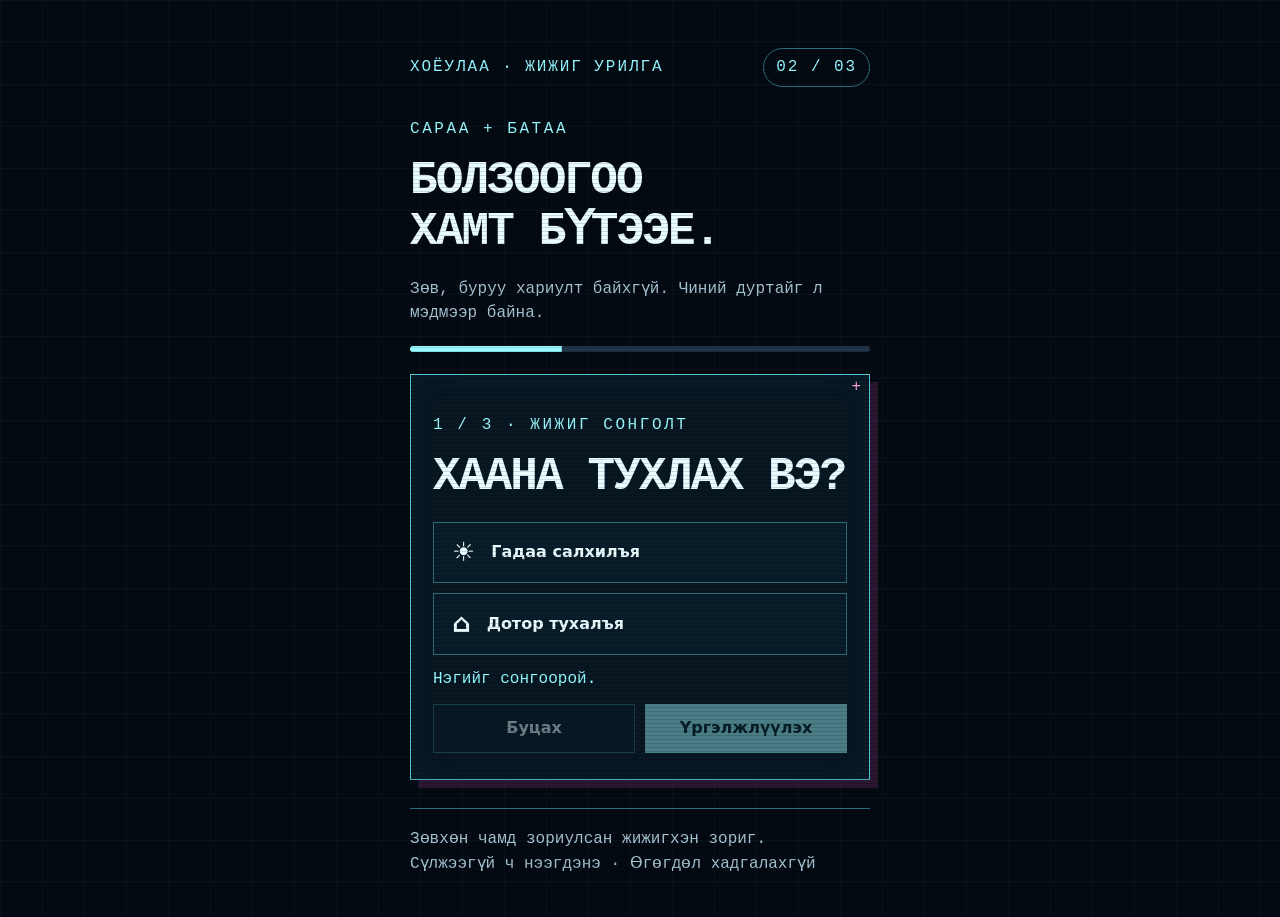
<file: cyber.html>
<!doctype html>
<html lang="mn"><head><meta charset="utf-8"><meta name="viewport" content="width=device-width, initial-scale=1"><meta name="theme-color" content="#0b091b"><title>Хоёулангийн болзоо — гурван жижиг сонголт</title><style>
*{box-sizing:border-box} [hidden]{display:none!important}
:root{--ink:#302b46;--muted:#655e76;--accent:#6544a3;--paper:#fffdf7;--line:#d9cfe5}
body{margin:0;min-height:100vh;min-height:100svh;background:#eee8f4;color:var(--ink);font:16px/1.55 system-ui,sans-serif;padding:28px 18px 40px}
main{width:100%;max-width:430px;margin:auto}header{display:flex;justify-content:space-between;align-items:center;font-size:12px;letter-spacing:.12em;margin-bottom:30px}
.tag{border:1px solid var(--line);border-radius:30px;padding:6px 12px}h1,h2{font-family:Georgia,serif;font-weight:500;line-height:1.12;font-size:clamp(32px,8vw,46px);margin:14px 0 18px;overflow-wrap:anywhere}
p{margin:12px 0}.muted,footer{color:var(--muted);font-size:14px}.eyebrow{font-size:12px;letter-spacing:.16em;text-transform:uppercase;color:var(--accent)}
.panel{padding:26px 22px;background:var(--paper);border:1px solid var(--line);border-radius:24px;box-shadow:0 18px 40px #302b4610;margin-top:22px}
button,a.action{font:600 16px/1.3 system-ui,sans-serif;min-height:48px;padding:13px 18px;border:1px solid var(--line);border-radius:14px;background:var(--paper);color:var(--ink);cursor:pointer;text-decoration:none;text-align:center;display:inline-block}
button.primary{background:var(--accent);color:white;border-color:var(--accent)}button:disabled{opacity:.45;cursor:not-allowed}button[aria-pressed=true]{border-color:var(--accent);background:#e6ddf5;box-shadow:inset 0 0 0 1px var(--accent)}
button:focus-visible,a:focus-visible,input:focus-visible{outline:3px solid #c05b2d;outline-offset:4px}.row{display:flex;gap:10px;flex-wrap:wrap}.row>*{flex:1}.stack{display:grid;gap:10px}.status{min-height:25px;font-size:14px;color:var(--accent)}
.message{white-space:pre-wrap;overflow-wrap:anywhere;padding:18px;background:#f0eaf6;border-radius:12px;user-select:text}footer{margin-top:28px;border-top:1px solid var(--line);padding-top:18px}label{display:flex;gap:10px;align-items:center;min-height:48px}input{width:22px;height:22px;accent-color:var(--accent)}
section.reveal{animation:reveal .4s ease-out}@keyframes reveal{from{opacity:0;transform:translateY(8px)}to{opacity:1;transform:none}}
@media(min-width:900px){body{padding-top:48px}main{max-width:460px}}
@media(prefers-reduced-motion:reduce){*,*::before,*::after{animation:none!important;transition:none!important;scroll-behavior:auto!important}}

body{background:#e8eee6;--accent:#365c4b;--line:#c7d3c4;--paper:#fcfbef}.message{background:#e6eee2}.progress{height:5px;background:#cbd7c6;border-radius:5px;overflow:hidden;margin:20px 0}.progress span{display:block;height:100%;width:33.333%;background:var(--accent);transition:width .3s}.option{text-align:left;display:flex;gap:16px;align-items:center}.option span{font-size:26px}.option[aria-pressed=true]{background:#dfebd9}.result-art{display:flex;justify-content:center;gap:10px;font-size:60px;margin:20px 0}.result-art span:nth-child(2){transform:rotate(12deg)}

/* Readable without the decorative light. */
body{font-size:16px}header,.muted,footer,.eyebrow,.status,.tag,.themes button,.poster small,.poster .bottom{font-size:16px}main{position:relative;z-index:1}button{touch-action:manipulation}button:focus-visible,a:focus-visible,input:focus-visible{outline:3px solid #ffcb70;outline-offset:4px}button{transition:transform .25s,opacity .25s}h1,h2{overflow-wrap:anywhere}.message{color:var(--ink)}
body.sleeping *,body.sleeping *::before,body.sleeping *::after{animation-play-state:paused!important}
#fx{position:fixed;inset:0;width:100%;height:100%;pointer-events:none;z-index:5}
@media(prefers-reduced-motion:reduce){*,*::before,*::after{animation:none!important;transition:none!important}#fx{display:none}}

body{background:linear-gradient(#07121b 1px,transparent 1px),linear-gradient(90deg,#07121b 1px,transparent 1px),#040a12;background-size:42px 42px;--ink:#e9fcff;--muted:#a7c4d2;--accent:#93faff;--paper:#081722;--line:#2c6d7b;font-family:ui-monospace,Consolas,monospace}
body::after{content:'';position:fixed;inset:0;pointer-events:none;background:repeating-linear-gradient(transparent 0 3px,#0002 3px 4px);z-index:4}
h1,h2{font-family:inherit;font-weight:800;text-transform:uppercase;letter-spacing:-.04em}header{color:#94f6ff}.panel{border-radius:0;border:1px solid #50c7d3;box-shadow:8px 8px 0 #ee55c42a,inset 0 0 32px #12d8ff0a;position:relative}.panel::before{content:'+';position:absolute;right:8px;top:0;color:#ff9fe1}
button{border-radius:0;background:#091c29}.option[aria-pressed=true]{background:#153b48;color:#fff;box-shadow:inset 4px 0 #90fbff}button.primary{background:#9bf9ff;color:#05232b}.message{background:#122938}.eyebrow{color:#9bf9ff}
.progress{height:6px;background:#203447}.progress span{background:#99fbff;transform-origin:left;width:100%!important;transform:scaleX(var(--progress,.33));transition:transform .3s}
.glitch{animation:glitch .35s steps(2)}@keyframes glitch{0%{transform:translateX(-7px);opacity:.4}30%{transform:translateX(7px)}65%{transform:translateX(-3px);opacity:.8}100%{transform:none;opacity:1}}
#matching{padding:36px 24px;border:1px solid #ff89d8;background:#081722;margin-top:28px;overflow:hidden}.matchbar{height:14px;border:1px solid #90fbff;margin:28px 0}.matchbar i{display:block;height:100%;background:#8cf4ff;transform-origin:left;animation:match 1.8s linear both}.data{white-space:nowrap;color:#aacbdb;animation:stream 2s linear infinite}
@keyframes match{from{transform:scaleX(0)}to{transform:scaleX(1)}}@keyframes stream{to{transform:translateX(-60%)}}
#result h2{color:#fff;text-shadow:3px 0 #a20d67,-2px 0 #176d8c}.result-art{color:#a5fbff}
[tabindex="-1"]:focus{outline:none}</style><link rel="stylesheet" href="assets/music.css"><script src="assets/music.js"></script></head>
<body><main><header><span>ХОЁУЛАА · ЖИЖИГ УРИЛГА</span><span class="tag">02 / 03</span></header>
<section id="quiz" data-screen><p class="eyebrow" id="intro"></p><h1>Болзоогоо<br>хамт бүтээе.</h1><p class="muted">Зөв, буруу хариулт байхгүй. Чиний дуртайг л мэдмээр байна.</p><div class="progress" aria-hidden="true"><span id="bar"></span></div><div class="panel"><p class="eyebrow" id="step" role="status"></p><h2 id="question"></h2><div class="stack" id="options" role="group" aria-labelledby="question"></div><p class="status" id="hint">Нэгийг сонгоорой.</p><div class="row"><button id="back">Буцах</button><button id="next" class="primary" disabled>Үргэлжлүүлэх</button></div></div></section>
<section id="result" class="panel reveal" data-screen hidden><p class="eyebrow">Чиний сонголтоор</p><div class="result-art" aria-hidden="true"><span>☕</span><span>♡</span></div><h2 id="resultTitle"></h2><p id="plan"></p><p id="invitation"></p><div class="stack"><button id="yes" class="primary">Тийм, энэ болзоонд явъя</button><button id="edit">Сонголтоо өөрчлөх</button><button id="no">Энэ удаа өнжье</button></div></section>
<section id="reply" class="panel reveal" data-screen hidden><p class="eyebrow">Чиний шийдвэр</p><h2>Хариу бэлэн боллоо</h2><p id="message" class="message"></p><div class="stack"><button id="copy" class="primary">Хариуг хуулах</button><button id="send">💬 Мессеж илгээх</button><button id="restart">Дахин эхлэх</button></div><p id="status" class="status" role="status" aria-live="polite"></p><p class="muted">Хариугаа өөрөө илгээгээрэй. Энэ хуудас автоматаар мэдэгдэхгүй.</p></section><footer>Зөвхөн чамд зориулсан жижигхэн зориг.<br>Сүлжээгүй ч нээгдэнэ · Өгөгдөл хадгалахгүй</footer><noscript><p>Урилгыг тоглуулахын тулд хөтчийн скрипт ажиллуулах тохиргоог асаана уу.</p></noscript></main><script>
const CONFIG = { song: { youtube: 'rg0KzIXexL8', start: 0, dock: 'inline' },to:'Сараа',from:'Батаа',phone:''};
InvitationMusic.applyGift(CONFIG);
const questions=[
 {title:'Хаана тухлах вэ?',options:[['☀','Гадаа салхилъя'],['⌂','Дотор тухалъя']]},
 {title:'Юугаар дайлуулах вэ?',options:[['☕','Халуун цай'],['♡','Амттан']]},
 {title:'Ямар хэмнэлтэй байх вэ?',options:[['❧','Тайван ярилцъя'],['✦','Жаахан тоглоё']]}
];
let step=0;let answers=[null,null,null];let plan='';
function render() {
  $('intro').textContent=CONFIG.to+' + '+CONFIG.from;
  $('step').textContent=(step+1)+' / 3 · Жижиг сонголт';$('question').textContent=questions[step].title;
  $('bar').style.width=((step+1)/3*100)+'%';$('options').replaceChildren();
  questions[step].options.forEach((option,index)=>{
    const button=document.createElement('button');button.className='option';button.type='button';
    const icon=document.createElement('span');icon.textContent=option[0];icon.setAttribute('aria-hidden','true');button.append(icon,option[1]);
    button.setAttribute('aria-pressed',String(answers[step]===index));
    button.onclick=()=>{answers[step]=index;document.querySelectorAll('.option').forEach(item=>item.setAttribute('aria-pressed',String(item===button)));$('next').disabled=false;$('hint').textContent='Гоё сонголт. Үргэлжлүүлье.';};
    $('options').append(button);
  });
  $('back').disabled=step===0;$('next').disabled=answers[step]===null;
  $('next').textContent=step===2?'Болзоогоо харах':'Үргэлжлүүлэх';
  $('hint').textContent=answers[step]===null?'Нэгийг сонгоорой.':'Сонголтыг чинь санаж байна.';
}
function buildPlan() {
  const venue=answers[0]===0?'Цэцэрлэгт хүрээлэнгээр алхаж':'Тухтай газар суугаад';
  const treat=answers[1]===0?'халуун цай уунгаа':'амттан хувааж идэнгээ';
  const activity=answers[2]===0?'яаралгүй ярилцъя.':'бие биедээ хөгжилтэй асуулт тавья.';
  return venue+' '+treat+' '+activity;
}
$('back').onclick=()=>{if(step>0){step--;render();$('question').tabIndex=-1;$('question').focus();}};
$('next').onclick=()=>{
  if(answers[step]===null)return;
  if(step<2){step++;render();$('question').tabIndex=-1;$('question').focus();return;}
  plan=buildPlan();$('plan').textContent=plan;$('resultTitle').textContent=answers[2]===0?'Яарахгүй, хоёулхнаа.':'Инээдтэй нэг уулзалт.';
  $('invitation').textContent=CONFIG.to+', надтай ийм болзоонд явах уу? — '+CONFIG.from;show('result');
};
$('edit').onclick=()=>{show('quiz');render();};
$('yes').onclick=()=>{ InvitationMusic.start?.(); reply(CONFIG.from+' аа, тийм ээ! '+plan+' Өдөр, цагаа хамт тохиръё. — '+CONFIG.to); };
$('no').onclick=()=>reply(CONFIG.from+' аа, урьсанд баярлалаа. Энэ удаа өнжье. — '+CONFIG.to);
$('restart').onclick=()=>{answers=[null,null,null];step=0;render();show('quiz');};
document.addEventListener('DOMContentLoaded',render);


function $(id) { return document.getElementById(id); }
const calm = matchMedia('(prefers-reduced-motion: reduce)').matches;
function show(id) {
  document.querySelectorAll('[data-screen]').forEach(el => {el.hidden = el.id !== id;});
  const heading = $(id).querySelector('h1,h2');
  if (heading) {heading.tabIndex=-1; heading.focus();}
}
async function copyReply() {
  const text=$('message').textContent;
  let ok=false;
  try {await navigator.clipboard.writeText(text);ok=true;} catch {
    const field=document.createElement('textarea');field.value=text;
    field.style.cssText='position:fixed;top:0;left:0;opacity:0';document.body.append(field);field.select();
    try {ok=document.execCommand('copy');} catch {} field.remove();
  }
  $('status').textContent=ok?'Хуулагдлаа. Чатандаа буулгаад илгээгээрэй.':'Хуулж чадсангүй. Дээрх хариуг удаан дарж сонгоод хуулна уу.';
}
function sendReply() { return InvitationMusic.sendReply($('message').textContent, CONFIG.phone, CONFIG.messenger, $('send')); }

function reply(text) {$('message').textContent=text;$('status').textContent='Одоогоор хариу илгээгдээгүй.';show('reply');}
if ($('copy')) $('copy').onclick=copyReply;
if ($('send')) $('send').onclick=sendReply;

// One bounded canvas, only runs while there are live particles.
const motion = matchMedia('(prefers-reduced-motion: reduce)');
const effects=document.createElement('canvas');effects.id='fx';effects.setAttribute('aria-hidden','true');document.body.append(effects);
const pen=effects.getContext('2d');let dots=[],frame=0,last=0;
function resizeFX(){effects.width=innerWidth;effects.height=innerHeight;}
resizeFX();window.addEventListener('resize',resizeFX);
function paintFX(now){frame=0;if(document.hidden||motion.matches||!pen)return;
 const dt=Math.min((now-last)/16.67||1,2);last=now;pen.clearRect(0,0,effects.width,effects.height);
 dots=dots.filter(p=>p.life>0);for(const p of dots){p.life-=dt;p.x+=p.vx*dt;p.y+=p.vy*dt;pen.globalAlpha=Math.max(0,p.life/p.max);pen.fillStyle=p.color;
 if(p.heart){pen.font=p.size+'px Georgia';pen.fillText('♥',p.x,p.y);}else{pen.beginPath();pen.arc(p.x,p.y,p.size,0,Math.PI*2);pen.fill();}}
 pen.globalAlpha=1;if(dots.length)frame=requestAnimationFrame(paintFX);
}
function spark(x=innerWidth/2,y=innerHeight*.4,count=65,heart=false){if(motion.matches||document.hidden||!pen)return;
 for(let i=0;i<count;i++){const life=35+Math.random()*35;dots.push({x,y,vx:(Math.random()-.5)*8,vy:(Math.random()-.65)*8,life,max:life,size:heart?10+Math.random()*17:1+Math.random()*3,heart,color:['#ff9cdb','#b6a0ff','#89f8ff'][i%3]});}
 dots=dots.slice(-140);if(!frame){last=performance.now();frame=requestAnimationFrame(paintFX);}}
document.addEventListener('visibilitychange',()=>{document.body.classList.toggle('sleeping',document.hidden);cancelAnimationFrame(frame);frame=0;
 if(document.hidden){dots=[];if(pen)pen.clearRect(0,0,effects.width,effects.height);}});
motion.addEventListener?.('change',()=>{dots=[];cancelAnimationFrame(frame);frame=0;if(pen)pen.clearRect(0,0,effects.width,effects.height);});
// A single playful dodge; the next tap can always decline. Keyboard stays direct.
let dodged=false;const noButton=$('no');
noButton.addEventListener('pointerdown',event=>{if(motion.matches||dodged||event.pointerType==='')return;
 dodged=true;event.preventDefault();noButton.dataset.skip='yes';noButton.style.transform='translateX(18px) scale(.88)';
 setTimeout(()=>{noButton.style.transform='';},350);});
const decline=noButton.onclick;noButton.onclick=event=>{if(noButton.dataset.skip){delete noButton.dataset.skip;return;}decline(event);};

const matching=document.createElement('section');matching.id='matching';matching.hidden=true;matching.setAttribute('data-screen','');
matching.innerHTML='<h2 tabindex="-1">Тохируулж байна…</h2><p role="status">Чиний сонголтоор болзоо бүтээж байна.</p><div class="matchbar" aria-hidden="true"><i></i></div><p class="data" aria-hidden="true">0101 ✦ 1100 / ХОЁУЛАА / 0011 ✦ 1010 / ХОЁУЛАА / 0101 ✦ 1100</p>';
document.querySelector('main').append(matching);
let typing=0,matchingBusy=false;
const originalRender=render;render=function(){originalRender();$('bar').style.setProperty('--progress',(step+1)/3);
 $('options').classList.remove('glitch');void $('options').offsetWidth;$('options').classList.add('glitch');
 clearTimeout(typing);const title=questions[step].title;let index=0;
 function type(){if(document.hidden){$('question').textContent=title;return;}$('question').textContent=title.slice(0,++index);if(index<title.length)typing=setTimeout(type,24);}
 if(!motion.matches)type();
};
const advance=$('next').onclick;$('next').onclick=()=>{if(matchingBusy)return;
 if(step!==2||answers[step]===null){advance();return;}
 matchingBusy=true;clearTimeout(typing);show('matching');
 const finish=()=>{advance();$('resultTitle').textContent='ТОХИРОЛ ОЛДЛОО';$('result').classList.add('glitch');matchingBusy=false;};
 if(motion.matches)finish();else setTimeout(finish,1900);
};
$('no').textContent='Үгүй, энэ удаа өнжье';
</script></body></html>
</file>
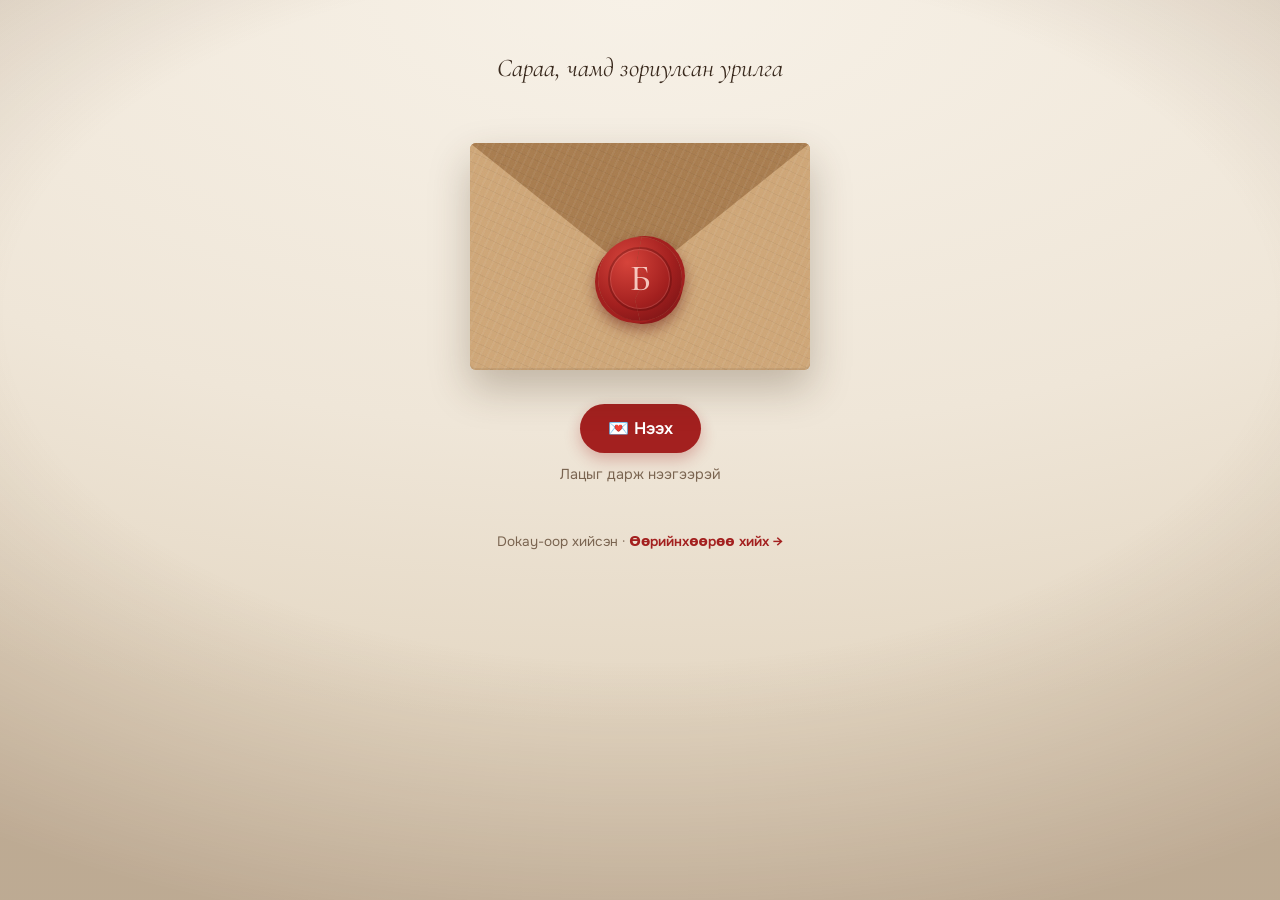
<file: envelope.html>
<!DOCTYPE html>
<html lang="mn">
<head>
<meta charset="utf-8">
<meta name="viewport" content="width=device-width, initial-scale=1, viewport-fit=cover">
<title>Чамд захидал ирлээ 💌</title>
<meta name="description" content="Лацтай дугтуй чамайг хүлээж байна. Нээгээд хариугаа өгөөрэй.">
<meta property="og:type" content="website">
<meta property="og:title" content="Чамд захидал ирлээ 💌">
<meta property="og:description" content="Лацтай дугтуй чамайг хүлээж байна. Нээгээд хариугаа өгөөрэй.">
<meta property="og:url" content="https://ghostshdee.github.io/urilga-bolzoo/envelope.html">
<meta property="og:locale" content="mn_MN">
<meta property="og:image" content="https://ghostshdee.github.io/urilga-bolzoo/assets/og.jpg">
<meta property="og:image:width" content="1200">
<meta property="og:image:height" content="630">
<meta property="og:image:alt" content="Болзооны урилга — жишээ зураг">
<meta name="twitter:card" content="summary_large_image">
<meta name="theme-color" content="#efe6d8">
<link rel="preconnect" href="https://fonts.googleapis.com">
<link rel="preconnect" href="https://fonts.gstatic.com" crossorigin>
<link rel="stylesheet" href="https://fonts.googleapis.com/css2?family=Cormorant+Garamond:ital,wght@0,500;1,500&family=Onest:wght@400;500;600&display=swap">
<style>
:root {
  --table: #efe6d8;
  --kraft: #bf9363;
  --kraft-d: #a87b4c;
  --kraft-l: #cfa676;
  --paper: #fbf7ef;
  --ink: #3a2a1e;
  --muted: #7a6450;
  --wax: #a3201f;
  --wax-l: #d6443b;
  --serif: "Cormorant Garamond", Georgia, serif;
  --sans: "Onest", system-ui, sans-serif;
}
* { box-sizing: border-box; }
html, body { margin: 0; }
body {
  min-height: 100svh;
  background:
    radial-gradient(120% 80% at 50% 0%, #f7f1e7 0%, var(--table) 60%, #e4d7c3 100%);
  color: var(--ink);
  font-family: var(--sans);
  overflow-x: hidden;
  -webkit-tap-highlight-color: transparent;
}
/* Ширээний дулаан гэрэл (vignette) */
body::before {
  content: ""; position: fixed; inset: 0; pointer-events: none; z-index: 0;
  background: radial-gradient(90% 70% at 50% 35%, transparent 55%, rgba(90,55,25,.28));
}
main {
  position: relative; z-index: 1;
  width: min(440px, 100%);
  margin: 0 auto;
  /* доод 240px — дэлгэгдсэн дууны самбар хариу илгээх товчийг дарахгүй */
  padding: 40px 20px 240px;
  display: flex; flex-direction: column; align-items: center;
}
[hidden] { display: none !important; }

/* ---------- Нүүр: дугтуй ---------- */
.to-label {
  font-family: var(--serif); font-style: italic;
  font-size: 1.6rem; text-align: center; margin: 12px 0 28px;
}
.env {
  position: relative;
  width: min(340px, 88vw);
  aspect-ratio: 3 / 2;
  perspective: 900px;
  margin-top: 60px;
}
.env > div { position: absolute; inset: 0; border-radius: 6px; }
.kraft {
  background-color: var(--kraft);
  /* цаасны нарийн ширхэг — SVG feTurbulence, гадаас файл татахгүй */
  background-image:
    url("data:image/svg+xml,%3Csvg xmlns='http://www.w3.org/2000/svg' width='160' height='160'%3E%3Cfilter id='n'%3E%3CfeTurbulence type='fractalNoise' baseFrequency='.9' numOctaves='2' stitchTiles='stitch'/%3E%3C/filter%3E%3Crect width='100%25' height='100%25' filter='url(%23n)' opacity='.08'/%3E%3C/svg%3E"),
    repeating-linear-gradient(115deg, rgba(255,255,255,.05) 0 2px, transparent 2px 7px),
    repeating-linear-gradient(25deg, rgba(0,0,0,.04) 0 1px, transparent 1px 9px);
}
.env-back { z-index: 0; box-shadow: 0 18px 40px rgba(70,45,20,.28); }
.peek {
  z-index: 2;
  inset: 8px 14px auto !important;
  height: 88%;
  background: var(--paper);
  border-radius: 4px;
  box-shadow: 0 2px 6px rgba(0,0,0,.08);
  transition: transform .7s cubic-bezier(.2,.8,.2,1) .9s;
}
.peek::before {
  content: ""; position: absolute; inset: 22px 20px auto; height: 50%;
  background: repeating-linear-gradient(transparent 0 15px, rgba(120,90,60,.15) 15px 16px);
}
.env-front {
  z-index: 3;
  clip-path: polygon(0 0, 50% 56%, 100% 0, 100% 100%, 0 100%);
  background-color: var(--kraft-l) !important;
  box-shadow: inset 0 -2px 0 rgba(0,0,0,.06);
}
.flap {
  z-index: 4;
  bottom: auto !important; height: 60%;
  clip-path: polygon(0 0, 100% 0, 50% 100%);
  background-color: var(--kraft-d) !important;
  transform-origin: top center;
  /* лац хагарсны дараа (0.35с) эргэнэ; 90° дээр z-index солигдоно */
  transition: transform .6s ease-in .35s, z-index 0s linear .65s;
}
.seal {
  position: absolute; z-index: 5;
  left: 50%; top: 60%;
  width: 84px; height: 84px; margin: -42px 0 0 -42px;
  border: 0; border-radius: 50%; padding: 0; cursor: pointer;
  background: transparent;
  filter: drop-shadow(0 6px 7px rgba(90,10,10,.45));
  color: rgba(255,225,215,.85);
  font-family: var(--serif); font-size: 2.3rem; font-weight: 500;
  animation: pulse 2.4s ease-in-out infinite;
}
/* Лацны 2 хэсэг — нийлээд бүтэн лац, нээхэд хугарч унана */
.seal .half {
  position: absolute; inset: 0; border-radius: 50%;
  background: radial-gradient(circle at 35% 30%, var(--wax-l), var(--wax) 55%, #6c0f12 100%);
  box-shadow: -4px 3px 0 -1px var(--wax), 5px -3px 0 -2px var(--wax), 3px 5px 0 -2px #8e1a1a;
  transition: transform .45s ease-in, opacity .45s ease-in;
}
.seal .half::after {
  content: ""; position: absolute; inset: 10px; border-radius: 50%;
  border: 2px solid rgba(60,0,0,.28);
  box-shadow: inset 0 0 0 1px rgba(255,190,180,.18);
}
.seal .half.l { clip-path: polygon(-10% -10%, 52% -10%, 52% 0, 46% 30%, 55% 52%, 44% 74%, 50% 100%, 50% 110%, -10% 110%); }
.seal .half.r { clip-path: polygon(52% -10%, 110% -10%, 110% 110%, 50% 110%, 50% 100%, 44% 74%, 55% 52%, 46% 30%, 52% 0); }
.seal-mark {
  position: absolute; inset: 0; border-radius: 50%; overflow: hidden;
  display: grid; place-items: center;
  transition: opacity .2s ease;
}
/* Лацны гэрлийн ойлт — 4с тутам дээгүүр гүйнэ */
.seal-mark::before {
  content: ""; position: absolute; top: -20%; bottom: -20%; left: 0; width: 38%;
  background: linear-gradient(90deg, transparent, rgba(255,235,225,.45), transparent);
  transform: translateX(-160%) skewX(-20deg); opacity: 0;
  animation: glint 4s ease-in-out infinite;
}
@keyframes glint {
  0%, 70% { transform: translateX(-160%) skewX(-20deg); opacity: 0; }
  76% { opacity: 1; }
  100% { transform: translateX(320%) skewX(-20deg); opacity: 0; }
}
.seal:focus-visible, button:focus-visible, a:focus-visible { outline: 3px solid #3a2a1e; outline-offset: 3px; }
@keyframes pulse { 0%,100% { transform: scale(1); } 50% { transform: scale(1.06); } }
.open-btn {
  margin-top: 34px;
  font: 600 1.05rem var(--sans);
  color: #fff; background: var(--wax);
  border: 0; border-radius: 999px; padding: 14px 28px; cursor: pointer;
  box-shadow: 0 6px 16px rgba(163,32,31,.3);
}
.hint { color: var(--muted); font-size: .9rem; margin-top: 12px; }

.env.open .seal { animation: none; pointer-events: none; }
.env.open .seal-mark { opacity: 0; }
.env.open .half.l { transform: translate(-30px, 140px) rotate(-35deg); opacity: 0; }
.env.open .half.r { transform: translate(30px, 140px) rotate(35deg); opacity: 0; }
.env.open .flap { transform: rotateX(180deg); z-index: 1; }
.env.open .peek { transform: translateY(-62%); }

/* ---------- Захидал ---------- */
.letter {
  width: 100%;
  background: var(--paper);
  background-image: repeating-linear-gradient(transparent 0 31px, rgba(120,90,60,.10) 31px 32px);
  border-radius: 6px;
  padding: 34px 24px 28px;
  box-shadow: 0 20px 44px rgba(70,45,20,.22);
  position: relative;
}
.letter.in { animation: rise .6s cubic-bezier(.2,.8,.2,1) both; }
@keyframes rise { from { opacity: 0; transform: translateY(40px); } to { opacity: 1; transform: none; } }
/* Гар бичмэл мэдрэмжийг бага зэрэг хазайлтаар өгнө. Гар бичмэл шинэ фонт
   НЭМЭХГҮЙ: Кирилл гар бичмэл фонтуудад Ө ө Ү ү ихэвчлэн байдаггүй (dokay-landing §4). */
.dear { font-family: var(--serif); font-style: italic; font-size: 1.5rem; margin: 0 0 14px; transform: rotate(-1.5deg); }
.ask {
  font-family: var(--serif); font-size: 2.1rem; line-height: 1.15;
  margin: 0 0 26px; font-weight: 500;
  transform: rotate(-1.5deg);
}
.ask em { color: var(--wax); font-style: italic; }
.sign { font-family: var(--serif); font-style: italic; font-size: 1.3rem; text-align: right; margin: 8px 0 0; transform: rotate(-1.5deg); }
.answers { display: flex; gap: 12px; align-items: center; justify-content: center; flex-wrap: wrap; min-height: 64px; }
.btn {
  font: 600 1rem var(--sans); border-radius: 999px; padding: 13px 26px; cursor: pointer;
  border: 2px solid var(--wax); transition: transform .25s ease;
}
.btn-yes { background: var(--wax); color: #fff; }
.btn-no { background: transparent; color: var(--wax); }
.no-note { text-align: center; color: var(--muted); font-size: .9rem; margin: 10px 0 0; min-height: 1.2em; }

.stamp {
  position: absolute; right: 16px; top: 18px;
  border: 3px solid var(--wax); color: var(--wax);
  font: 600 .85rem var(--sans); letter-spacing: .12em;
  padding: 6px 10px; border-radius: 6px;
  transform: rotate(-12deg); opacity: .85;
  animation: stamp .45s cubic-bezier(.3,1.6,.5,1) both;
}
@keyframes stamp { from { transform: rotate(-12deg) scale(2.2); opacity: 0; } }
.yay { font-family: var(--serif); font-size: 1.8rem; text-align: center; margin: 4px 0 18px; }

/* ---------- Сонголт ---------- */
.group { margin: 0 0 18px; }
.group h3 { font: 600 .8rem var(--sans); letter-spacing: .1em; text-transform: uppercase; color: var(--muted); margin: 0 0 8px; }
.row { display: flex; flex-wrap: wrap; gap: 8px; }
.chip {
  font: 500 .95rem var(--sans); color: var(--ink);
  background: #fff; border: 1.5px solid #d9c9b3; border-radius: 12px;
  padding: 9px 13px; cursor: pointer; display: flex; flex-direction: column; align-items: flex-start;
}
.chip small { font-size: .72rem; color: var(--muted); }
.chip[aria-pressed="true"] { background: var(--wax); border-color: var(--wax); color: #fff; }
.chip[aria-pressed="true"] small { color: rgba(255,255,255,.8); }
.chip:disabled { opacity: .35; cursor: not-allowed; }

.reply { margin-top: 8px; border-top: 1px dashed #d4c2a8; padding-top: 18px; }
.msg {
  background: #fff; border-radius: 12px; padding: 14px 16px; margin: 0 0 14px;
  font-size: 1.05rem; border: 1.5px solid #ead9c2;
}
.actions { display: flex; flex-wrap: wrap; gap: 10px; }
.actions .btn { flex: 1 1 100%; padding: 12px 18px; font-size: .95rem; text-align: center; }
.actions .btn-big { padding: 15px 18px; font-size: 1.05rem; }
.ms-link { display: block; margin: 10px 0 0; color: var(--wax); font-weight: 600; text-decoration: none; text-align: center; }
.status { color: var(--muted); font-size: .9rem; min-height: 1.3em; margin: 10px 0 0; }

footer { margin-top: 36px; font-size: .85rem; color: var(--muted); text-align: center; }
footer a { color: var(--wax); font-weight: 600; text-decoration: none; }

/* ---------- Дуу ---------- */
/* Хөвөх самбар. Хураахад iframe 280×158 хэвээр, зөвхөн гаднах хайрцаг 0 өндөртэй
   болно — display:none хэрэглэхгүй тул дуу зогсохгүй. */
.music {
  position: fixed; left: 50%; bottom: 12px; z-index: 20;
  transform: translateX(-50%);
  width: min(312px, calc(100vw - 24px));
  background: rgba(251,247,239,.97); border-radius: 14px; padding: 8px 8px 6px;
  box-shadow: 0 8px 22px rgba(0,0,0,.18);
  font-size: .8rem; color: var(--muted);
}
.music-bar { display: flex; align-items: center; justify-content: space-between; gap: 8px; padding: 0 4px 6px; }
.music-bar button { font: 600 .8rem var(--sans); border: 0; background: transparent; color: var(--wax); padding: 8px 6px; min-height: 36px; cursor: pointer; }
.player { height: 158px; overflow: hidden; display: flex; justify-content: center; transition: height .3s, opacity .3s; }
.player iframe { width: 280px; height: 158px; flex: none; border: 0; border-radius: 8px; }
.music-tip { margin: 6px 4px 2px; text-align: center; overflow: hidden; transition: height .3s, opacity .3s; }
.music.mini .player, .music.mini .music-tip { height: 0; opacity: 0; margin: 0; }
.music.mini .music-bar { padding-bottom: 0; }

.hearts { position: fixed; inset: 0; pointer-events: none; overflow: hidden; z-index: 30; }
.hearts span { position: absolute; bottom: -40px; font-size: 1.6rem; animation: float 2.8s ease-out forwards; }
@keyframes float { to { transform: translateY(-110vh) rotate(25deg); opacity: 0; } }
/* Дэлбээ — CSS-ээр зурна, transform + opacity-оор унана */
.hearts .petal {
  top: -30px; bottom: auto; width: 14px; height: 14px;
  border-radius: 0 100% 0 100%;
  background: #f0a3ad; opacity: .9;
  animation: fall 3.4s linear forwards;
}
.hearts .petal.red { background: var(--wax-l); }
@keyframes fall { to { transform: translateY(110vh) rotate(var(--r, 240deg)); opacity: 0; } }

@media (prefers-reduced-motion: reduce) {
  *, *::before, *::after { animation: none !important; transition: none !important; }
}
</style>
<link rel="stylesheet" href="assets/music.css"><script src="assets/music.js"></script></head>
<body>
<main>
  <section id="stage" aria-label="Дугтуй">
    <p class="to-label" id="toLabel">Сараа, чамд зориулсан урилга</p>
    <div class="env" id="env">
      <div class="env-back kraft"></div>
      <div class="peek"></div>
      <div class="env-front kraft"></div>
      <div class="flap kraft"></div>
      <button class="seal" id="seal" type="button" aria-label="Лацыг дарж дугтуйг нээх"><span class="half l"></span><span class="half r"></span><span class="seal-mark" id="sealMark">Б</span></button>
    </div>
    <div style="text-align:center">
      <button class="open-btn" id="openBtn" type="button">💌 Нээх</button>
      <p class="hint">Лацыг дарж нээгээрэй</p>
    </div>
  </section>

  <article class="letter" id="letter" hidden aria-live="polite">
    <p class="dear" id="dear">Хайрт Сараа,</p>
    <div id="askBlock">
      <h1 class="ask" id="ask">Надтай болзоонд явах уу?</h1>
      <div class="answers">
        <button class="btn btn-yes" id="yes" type="button">Тийм 💕</button>
        <button class="btn btn-no" id="no" type="button">Үгүй</button>
      </div>
      <p class="no-note" id="noNote"></p>
    </div>

    <div id="after" hidden>
      <div class="stamp" aria-hidden="true">ЗӨВШӨӨРӨВ</div>
      <p class="yay">Тийм гэлээ! 💕</p>
      <div id="when" hidden>
        <div class="group"><h3>Өдөр</h3><div class="row" id="days"></div></div>
        <div class="group"><h3>Цаг</h3><div class="row" id="times"></div></div>
        <div class="group"><h3>Газар</h3><div class="row" id="places"></div></div>
      </div>
      <div class="reply" id="reply" hidden>
        <h3 style="font:600 .8rem var(--sans);letter-spacing:.1em;color:var(--muted);margin:0 0 8px">ХАРИУГАА ИЛГЭЭ</h3>
        <p class="msg" id="msg"></p>
        <div class="actions">
          <button class="btn btn-yes btn-big" id="send" type="button"><span aria-hidden="true">💬</span> Мессеж илгээх</button>
          <button class="btn btn-no" id="copy" type="button"><span aria-hidden="true">📋</span> Чатанд хуулах</button>
        </div>
        <a class="ms-link" id="msLink" hidden target="_blank" rel="noopener">Messenger нээх →</a>
        <p class="status" id="status" role="status"></p>
      </div>
    </div>
    <p class="sign" id="sign">Батаа</p>
  </article>

  <footer>Dokay-оор хийсэн · <a href="make.html">Өөрийнхөөрөө хийх →</a></footer>
</main>

<div class="music" id="music" hidden>
  <div class="music-bar"><span>♪ дуу</span><button id="musicMin" type="button" aria-expanded="true">— жижигрүүлэх</button></div>
  <div class="player" id="player"></div>
  <p class="music-tip">Дуу эхлээгүй бол тоглогч дээр нэг дараарай ▶</p>
</div>
<div class="hearts" id="hearts" aria-hidden="true"></div>

<script>
const CONFIG = { song: { youtube: 'rg0KzIXexL8', start: 0, dock: 'inline' } };
function readGift() {
  const m = location.hash.match(/[#&]d=([A-Za-z0-9_-]{1,2000})/);
  if (!m) return null;
  try {
    const b = atob(m[1].replace(/-/g, '+').replace(/_/g, '/'));
    const o = JSON.parse(new TextDecoder().decode(Uint8Array.from(b, c => c.charCodeAt(0))));
    const s = (v, n) => typeof v === 'string' ? v.replace(/[<>"'`&]/g, '').trim().slice(0, n) : '';
    return {
      to: s(o.to, 24), from: s(o.from, 24), ask: s(o.ask, 120),
      yt: /^[A-Za-z0-9_-]{11}$/.test(o.yt) ? o.yt : '',
      t: Number.isInteger(o.t) && o.t >= 0 && o.t <= 36000 ? o.t : 0,
      ph: /^\+?[0-9]{6,15}$/.test(o.ph) ? o.ph : '',
      ms: /^[A-Za-z0-9.]{1,50}$/.test(o.ms) ? o.ms : '',
      vid: o.vid !== 0,
      when: o.when !== 0
    };
  } catch (e) { return null; }
}

/* Линкгүй эсвэл эвдэрсэн бол анхдагч жишээ гарна */
const DEF = { to: 'Сараа', from: 'Батаа', ask: 'Надтай *болзоонд* явах уу?', yt: '', t: 0, ph: '', ms: '', when: true };
const raw = readGift();
const G = raw ? { ...raw, to: raw.to || DEF.to, from: raw.from || '',  /* линктэй бол жишээ нэр гаргахгүй */ ask: raw.ask || DEF.ask } : DEF;

const $ = (id) => document.getElementById(id);
const reduceMotion = window.matchMedia('(prefers-reduced-motion: reduce)').matches;

/* ---------- Агуулга (бүгд textContent) ---------- */
$('toLabel').textContent = `${G.to}, чамд зориулсан урилга`;
$('dear').textContent = `Хайрт ${G.to},`;
$('sign').textContent = G.from;
$('sealMark').textContent = [...G.from][0] || '♥';

/* «*үг*» → <em>, зөвхөн DOM-оор */
const askEl = $('ask');
askEl.textContent = '';
G.ask.split(/\*([^*]+)\*/).forEach((part, i) => {
  if (!part) return;
  if (i % 2) { const em = document.createElement('em'); em.textContent = part; askEl.appendChild(em); }
  else askEl.appendChild(document.createTextNode(part));
});

/* ---------- Дуу: товшилтын дараа л iframe үүсгэнэ ---------- */
function playSong() { /* Дууг assets/music.js удирдана — энд хоосон үлдээв. */ }
$('musicMin').addEventListener('click', () => {
  const mini = $('music').classList.toggle('mini');
  $('musicMin').setAttribute('aria-expanded', String(!mini));
  $('musicMin').textContent = mini ? '＋ дэлгэх' : '— жижигрүүлэх';
});
/* Бүтээгч «дүрсийг харуулахгүй» гэсэн бол хураасан эхэлнэ — дуу тоглосоор */
if (G.vid === false) { $('music').classList.add('mini'); $('musicMin').setAttribute('aria-expanded','false'); $('musicMin').textContent = '▶ Дүрс харах'; }

/* ---------- Дугтуй нээх ---------- */
let opened = false;
function openEnvelope() {
  if (opened) return;
  opened = true;
  playSong();
  $('env').classList.add('open');
  if (!reduceMotion) setTimeout(petals, 1100);
  setTimeout(() => {
    $('stage').hidden = true;
    const l = $('letter');
    l.hidden = false;
    l.classList.add('in');
    window.scrollTo(0, 0);
    $('yes').focus({ preventScroll: true });
  }, reduceMotion ? 0 : 1700);
}

/* ---------- Дэлбээ унах (нээгдэх үед) ---------- */
function petals() {
  if (reduceMotion) return;
  const layer = $('hearts');
  for (let i = 0; i < 12; i++) {
    const p = document.createElement('span');
    p.className = i % 3 ? 'petal' : 'petal red';
    p.style.left = `${Math.random() * 94}%`;
    p.style.setProperty('--r', `${Math.round(180 + Math.random() * 360) * (i % 2 ? 1 : -1)}deg`);
    p.style.animationDelay = `${Math.random() * 0.9}s`;
    p.style.animationDuration = `${3 + Math.random() * 1.2}s`;
    layer.appendChild(p);
    setTimeout(() => p.remove(), 5400);
  }
}
$('seal').addEventListener('click', openEnvelope);
$('openBtn').addEventListener('click', openEnvelope);

/* ---------- «Үгүй» — жижгэрсээр алга болно ---------- */
const NO_TEXTS = ['Итгэлтэй юу?', 'Дахиад нэг бодоорой 🥺', 'Захидлаа буцааж битүүмжлэх үү?', 'Сүүлчийн боломж…'];
let noCount = 0;
$('no').addEventListener('click', () => {
  if (noCount < NO_TEXTS.length) {
    $('no').textContent = NO_TEXTS[noCount];
    noCount++;
    $('no').style.transform = `scale(${1 - noCount * 0.15})`;
    $('yes').style.transform = `scale(${1 + noCount * 0.12})`;
  } else {
    $('no').hidden = true;
    $('noNote').textContent = '«Тийм» л үлдлээ 😊';
    $('yes').focus();
  }
});

/* ---------- «Тийм» ---------- */
function hearts() {
  if (reduceMotion) return;
  const layer = $('hearts');
  const marks = ['💕', '❤️', '💌'];
  for (let i = 0; i < 14; i++) {
    const s = document.createElement('span');
    s.textContent = marks[i % marks.length];
    s.style.left = `${Math.random() * 92}%`;
    s.style.animationDelay = `${Math.random() * 0.8}s`;
    layer.appendChild(s);
    setTimeout(() => s.remove(), 3800);
  }
}

$('yes').addEventListener('click', () => {
  InvitationMusic.start?.();
  $('askBlock').hidden = true;
  $('after').hidden = false;
  hearts();
  if (G.when) { $('when').hidden = false; buildDays(); buildPlaces(); }
  else showReply('Тийм ээ! Болзъё 💕');
});

/* ---------- Өдөр / цаг / газар (index.html-ийн логик) ---------- */
const TIMES = ['12:00', '14:00', '17:00', '19:00', '20:00'];
const PLACES = ['Кино', 'Кофе', 'Оройн хоол', 'Алхах'];
const SAY = { 'Кино': 'кино үзэхээр', 'Кофе': 'кофе уухаар', 'Оройн хоол': 'оройн хоол идэхээр', 'Алхах': 'алхахаар' };  /* мессежид орох хэлбэр */
const WEEKDAYS = ['Ням', 'Даваа', 'Мягмар', 'Лхагва', 'Пүрэв', 'Баасан', 'Бямба'];
const CUSHION = 30;
const minutesOf = (t) => { const [h, m] = t.split(':').map(Number); return h * 60 + m; };
const cutoff = () => { const n = new Date(); return n.getHours() * 60 + n.getMinutes() + CUSHION; };

let pDay = null, pTime = null, pPlace = null;

function chip(text, sub) {
  const b = document.createElement('button');
  b.type = 'button';
  b.className = 'chip';
  b.setAttribute('aria-pressed', 'false');
  b.textContent = text;
  if (sub) { const s = document.createElement('small'); s.textContent = sub; b.appendChild(s); }
  return b;
}
function mark(row, btn) { for (const b of row.children) b.setAttribute('aria-pressed', String(b === btn)); }

function buildDays() {
  const row = $('days');
  row.textContent = '';
  for (let i = 0; i < 7; i++) {
    if (i === 0 && !TIMES.some((t) => minutesOf(t) >= cutoff())) continue;
    const d = new Date();
    d.setDate(d.getDate() + i);
    const label = i === 0 ? 'Өнөөдөр' : i === 1 ? 'Маргааш' : `${WEEKDAYS[d.getDay()]} гараг`;
    const b = chip(label, `${d.getMonth() + 1}-р сарын ${d.getDate()}`);
    b.addEventListener('click', () => { pDay = { i, label }; mark(row, b); buildTimes(); update(); });
    row.appendChild(b);
  }
  buildTimes();
}

function buildTimes() {
  const row = $('times');
  row.textContent = '';
  const today = pDay && pDay.i === 0;
  if (today && pTime && minutesOf(pTime) < cutoff()) pTime = null;
  for (const t of TIMES) {
    const b = chip(t);
    if (today && minutesOf(t) < cutoff()) b.disabled = true;
    if (t === pTime) b.setAttribute('aria-pressed', 'true');
    b.addEventListener('click', () => { pTime = t; mark(row, b); update(); });
    row.appendChild(b);
  }
}

function buildPlaces() {
  const row = $('places');
  row.textContent = '';
  for (const p of PLACES) {
    const b = chip(p);
    b.addEventListener('click', () => { pPlace = p; mark(row, b); update(); });
    row.appendChild(b);
  }
}

function update() {
  if (!pDay || !pTime || !pPlace) { $('reply').hidden = true; return; }
  showReply(`Тийм ээ! ${pDay.label} ${pTime} цагт ${SAY[pPlace] || pPlace.toLowerCase()} болзъё 💕`);
}

/* ---------- Хариу ---------- */
let message = '';
function showReply(text) {
  message = text;
  $('msg').textContent = text;
  $('reply').hidden = false;
  $('status').textContent = '';
  $('copy').innerHTML = '<span aria-hidden="true">📋</span> Чатанд хуулах';
}

async function copyText(t) {
  try { await navigator.clipboard.writeText(t); return true; } catch (e) { /* доорх нөөц арга */ }
  try {
    const ta = document.createElement('textarea');
    ta.value = t; ta.setAttribute('readonly', '');
    ta.style.position = 'fixed'; ta.style.opacity = '0';
    document.body.appendChild(ta); ta.select();
    const ok = document.execCommand('copy');
    ta.remove();
    return ok;
  } catch (e) { return false; }
}

$('send').addEventListener('click', () => InvitationMusic.sendReply(message, G.ph, G.ms, $('send')));
$('copy').addEventListener('click', async () => {
  const ok = await copyText(message);
  $('copy').textContent = ok ? 'Хуулагдлаа ✓ — чатандаа буулгаарай' : 'Хуулж чадсангүй — гараар сонгоорой';
  if (ok && G.ms) { $('msLink').href = `https://m.me/${G.ms}`; $('msLink').hidden = false; }
});
</script>
</body>
</html>
</file>
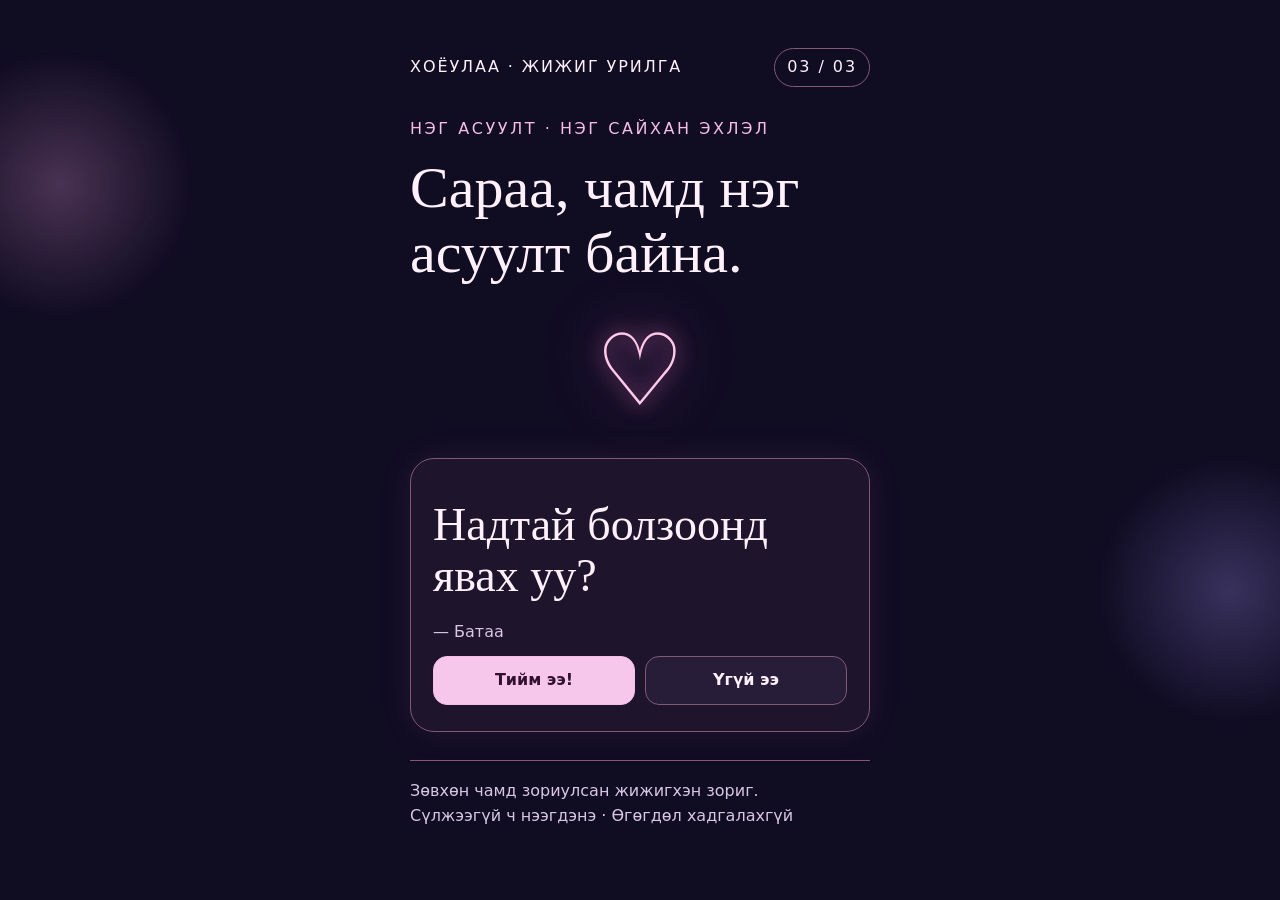
<file: glow.html>
<!doctype html>
<html lang="mn"><head><meta charset="utf-8"><meta name="viewport" content="width=device-width, initial-scale=1"><meta name="theme-color" content="#0b091b"><title>Тийм гэлээ — нэг сайхан дурсамж</title><style>
*{box-sizing:border-box} [hidden]{display:none!important}
:root{--ink:#302b46;--muted:#655e76;--accent:#6544a3;--paper:#fffdf7;--line:#d9cfe5}
body{margin:0;min-height:100vh;min-height:100svh;background:#eee8f4;color:var(--ink);font:16px/1.55 system-ui,sans-serif;padding:28px 18px 40px}
main{width:100%;max-width:430px;margin:auto}header{display:flex;justify-content:space-between;align-items:center;font-size:12px;letter-spacing:.12em;margin-bottom:30px}
.tag{border:1px solid var(--line);border-radius:30px;padding:6px 12px}h1,h2{font-family:Georgia,serif;font-weight:500;line-height:1.12;font-size:clamp(32px,8vw,46px);margin:14px 0 18px;overflow-wrap:anywhere}
p{margin:12px 0}.muted,footer{color:var(--muted);font-size:14px}.eyebrow{font-size:12px;letter-spacing:.16em;text-transform:uppercase;color:var(--accent)}
.panel{padding:26px 22px;background:var(--paper);border:1px solid var(--line);border-radius:24px;box-shadow:0 18px 40px #302b4610;margin-top:22px}
button,a.action{font:600 16px/1.3 system-ui,sans-serif;min-height:48px;padding:13px 18px;border:1px solid var(--line);border-radius:14px;background:var(--paper);color:var(--ink);cursor:pointer;text-decoration:none;text-align:center;display:inline-block}
button.primary{background:var(--accent);color:white;border-color:var(--accent)}button:disabled{opacity:.45;cursor:not-allowed}button[aria-pressed=true]{border-color:var(--accent);background:#e6ddf5;box-shadow:inset 0 0 0 1px var(--accent)}
button:focus-visible,a:focus-visible,input:focus-visible{outline:3px solid #c05b2d;outline-offset:4px}.row{display:flex;gap:10px;flex-wrap:wrap}.row>*{flex:1}.stack{display:grid;gap:10px}.status{min-height:25px;font-size:14px;color:var(--accent)}
.message{white-space:pre-wrap;overflow-wrap:anywhere;padding:18px;background:#f0eaf6;border-radius:12px;user-select:text}footer{margin-top:28px;border-top:1px solid var(--line);padding-top:18px}label{display:flex;gap:10px;align-items:center;min-height:48px}input{width:22px;height:22px;accent-color:var(--accent)}
section.reveal{animation:reveal .4s ease-out}@keyframes reveal{from{opacity:0;transform:translateY(8px)}to{opacity:1;transform:none}}
@media(min-width:900px){body{padding-top:48px}main{max-width:460px}}
@media(prefers-reduced-motion:reduce){*,*::before,*::after{animation:none!important;transition:none!important;scroll-behavior:auto!important}}

body{background:#f3e5df;--accent:#a03b4f;--line:#e3c7bf}.seal{font:100px/1 Georgia,serif;color:var(--accent);text-align:center;margin:36px 0}.poster{width:100%;max-width:300px;aspect-ratio:9/16;margin:22px auto;position:relative;border-radius:6px;background:var(--poster-bg,#762f45);color:var(--poster-ink,#fff2de);display:flex;flex-direction:column;justify-content:space-between;text-align:center;padding:32px 24px;overflow:hidden;box-shadow:0 14px 28px #54263025}.poster::before{content:'';position:absolute;inset:12px;border:1px solid currentColor;opacity:.4;pointer-events:none}.poster small{letter-spacing:.12em;font-size:11px}.poster h2{font-size:45px;margin:8px 0}.poster .symbol{font:110px/1 Georgia,serif}.poster p{font:18px/1.4 Georgia,serif;overflow-wrap:anywhere}.poster .bottom{font-size:12px}.themes button{font-size:14px}.poster.blue{--poster-bg:#243f50;--poster-ink:#fce9ba}.poster.cream{--poster-bg:#f9eacb;--poster-ink:#71344b}.message{background:#f3e4df}

/* Readable without the decorative light. */
body{font-size:16px}header,.muted,footer,.eyebrow,.status,.tag,.themes button,.poster small,.poster .bottom{font-size:16px}main{position:relative;z-index:1}button{touch-action:manipulation}button:focus-visible,a:focus-visible,input:focus-visible{outline:3px solid #ffcb70;outline-offset:4px}button{transition:transform .25s,opacity .25s}h1,h2{overflow-wrap:anywhere}.message{color:var(--ink)}
body.sleeping *,body.sleeping *::before,body.sleeping *::after{animation-play-state:paused!important}
#fx{position:fixed;inset:0;width:100%;height:100%;pointer-events:none;z-index:5}
@media(prefers-reduced-motion:reduce){*,*::before,*::after{animation:none!important;transition:none!important}#fx{display:none}}

body{background:#100c22;--ink:#fff1fb;--muted:#d8c7e3;--accent:#f6bee7;--line:#805975;--paper:#21162f}
body::before,body::after{content:'';position:fixed;width:280px;height:280px;border-radius:50%;background:radial-gradient(circle,#e89cda44,transparent 68%);top:5%;left:-80px;pointer-events:none;animation:orb 12s ease-in-out infinite alternate}body::after{background:radial-gradient(circle,#a89aff44,transparent 68%);left:auto;right:-90px;top:50%;animation-delay:-6s}
@keyframes orb{to{transform:translate(40px,100px) scale(1.3)}}
h1{font-size:clamp(42px,11vw,58px)}.panel{background:#21162fdd;box-shadow:0 0 35px #fa9ce415;border-color:#805975}button.primary{background:#f6c7eb;color:#32122e}button{background:#281d38}.message{background:#2a203d}.seal{color:#ffcaea;text-shadow:0 0 20px #f17bbf,0 0 60px #e16be0;animation:breathe 4s ease-in-out infinite}
@keyframes breathe{50%{transform:scale(1.1);opacity:.8}}
.poster{background:radial-gradient(ellipse at 20% 10%,#ffcae333,transparent 55%),var(--poster-bg,#762f45);color:var(--poster-ink,#fff2de);box-shadow:0 0 45px #f492cd35;animation:assemble .9s cubic-bezier(.2,.8,.2,1) both}.poster::before{opacity:.8;box-shadow:inset 0 0 20px #ffd1ee55,0 0 14px #ffd1ee55}.poster::after{content:'';position:absolute;inset:-50%;background:linear-gradient(110deg,transparent 40%,#fff5 50%,transparent 60%);transform:translateX(-70%);animation:sweep 1.7s .4s both;pointer-events:none}.poster .symbol,.poster h2{text-shadow:0 0 16px currentColor}.poster .symbol{animation:assemble 1.2s both}
@keyframes assemble{from{opacity:0;transform:translateY(28px) scale(.9) rotate(-4deg)}to{opacity:1;transform:none}}@keyframes sweep{to{transform:translateX(70%)}}
.themes{display:grid;grid-template-columns:1fr}.poster p{font-family:system-ui,sans-serif}
[tabindex="-1"]:focus{outline:none}</style><link rel="stylesheet" href="assets/music.css"><script src="assets/music.js"></script></head>
<body><main><header><span>ХОЁУЛАА · ЖИЖИГ УРИЛГА</span><span class="tag">03 / 03</span></header>
<section id="invite" data-screen><p class="eyebrow">Нэг асуулт · Нэг сайхан эхлэл</p><h1 id="greeting"></h1><div class="seal" aria-hidden="true">♡</div><div class="panel"><h2 id="question"></h2><p id="signature" class="muted"></p><div class="row"><button id="yes" class="primary">Тийм ээ!</button><button id="no">Үгүй ээ</button></div></div></section>
<section id="card" data-screen hidden><p class="eyebrow">Энэ агшныг хадгалъя</p><h1 tabindex="-1">Тийм гэлээ!</h1><p class="muted">Хүсвэл өөртөө хадгал. Нийтлэх эсэхээ хоёулаа шийдээрэй.</p>
<div class="poster" id="poster" role="img" aria-label="Тийм гэлээ гэсэн нэргүй босоо дурсгалын карт"><small>ХОЁУЛАА · НЭГ САЙХАН ЭХЛЭЛ</small><div><div class="symbol" aria-hidden="true">♡</div><h2>Тийм<br>гэлээ!</h2><p id="names">Хоёр хүн.<br>Нэг гоё болзоо.</p></div><div class="bottom">Үргэлжлэл нь биднийх.</div></div>
<div class="panel"><label><input id="includeNames" type="checkbox">Карт дээр нэрсийг харуулах</label><p class="muted">Утас, газар, цаг карт дээр орохгүй.</p><div class="row themes" role="group" aria-label="Картын өнгө"><button data-theme="0" aria-pressed="true">Сарнай</button><button data-theme="1" aria-pressed="false">Шөнийн хөх</button><button data-theme="2" aria-pressed="false">Цаасан шар</button></div><div class="stack" style="margin-top:18px"><button id="download" class="primary">Босоо зургийг татах</button><button id="cardRestart">Эхнээс нь үзэх</button></div><p id="exportStatus" class="status" role="status" aria-live="polite"></p></div></section>
<section id="reply" class="panel reveal" data-screen hidden><p class="eyebrow">Чиний шийдвэр</p><h2>Хариу бэлэн боллоо</h2><p id="message" class="message"></p><div class="stack"><button id="copy" class="primary">Хариуг хуулах</button><button id="send">💬 Мессеж илгээх</button><button id="restart">Дахин эхлэх</button></div><p id="status" class="status" role="status" aria-live="polite"></p><p class="muted">Хариугаа өөрөө илгээгээрэй. Энэ хуудас автоматаар мэдэгдэхгүй.</p></section><footer>Зөвхөн чамд зориулсан жижигхэн зориг.<br>Сүлжээгүй ч нээгдэнэ · Өгөгдөл хадгалахгүй</footer><noscript><p>Урилгыг тоглуулахын тулд хөтчийн скрипт ажиллуулах тохиргоог асаана уу.</p></noscript></main><script>
const CONFIG = { song: { youtube: 'rg0KzIXexL8', start: 0, dock: 'inline' },to:'Сараа',from:'Батаа',phone:'',ask:'Надтай болзоонд явах уу?'};
InvitationMusic.applyGift(CONFIG);
const palettes=[['#762f45','#fff2de'],['#243f50','#fce9ba'],['#f9eacb','#71344b']];
let theme=0;let accepted=false;
function updatePoster() {
  const named=$('includeNames').checked;
  $('names').textContent=named?CONFIG.to+' + '+CONFIG.from:'Хоёр хүн. Нэг гоё болзоо.';
  $('poster').className='poster '+(['','blue','cream'][theme]);
  $('poster').setAttribute('aria-label','Тийм гэлээ. '+$('names').textContent+' Үргэлжлэл нь биднийх.');
  $('exportStatus').textContent='';
}
function reset() {accepted=false;$('includeNames').checked=false;theme=0;document.querySelectorAll('[data-theme]').forEach(button=>button.setAttribute('aria-pressed',String(button.dataset.theme==='0')));updatePoster();show('invite');}
document.querySelectorAll('[data-theme]').forEach(button=>button.onclick=()=>{theme=Number(button.dataset.theme);document.querySelectorAll('[data-theme]').forEach(item=>item.setAttribute('aria-pressed',String(item===button)));updatePoster();});
$('includeNames').onchange=updatePoster;
$('yes').onclick=()=>{accepted=true;updatePoster();show('card');};
$('no').onclick=()=>{accepted=false;reply(CONFIG.from+' аа, урьсанд баярлалаа. Энэ удаа болзохгүй ээ. — '+CONFIG.to);};
$('restart').onclick=reset;$('cardRestart').onclick=reset;
// Зургийн бүх бичвэрийг төхөөрөмжийн фонтоор зурна. Гаднын зураг татахгүй.
function fitText(context,text,y,maxSize,minSize=18) {
  let size=maxSize;context.font='500 '+size+'px system-ui, sans-serif';
  while(context.measureText(text).width>420 && size>minSize){size--;context.font='500 '+size+'px system-ui, sans-serif';}
  context.fillText(text,270,y,420);
}
function drawCard() {
  const canvas=document.createElement('canvas');canvas.width=540;canvas.height=960;
  const context=canvas.getContext('2d');if(!context)throw new Error('canvas');
  context.fillStyle=palettes[theme][0];context.fillRect(0,0,540,960);
  for(const [x,y,r] of [[80,170,280],[480,760,320]]){const glow=context.createRadialGradient(x,y,0,x,y,r);glow.addColorStop(0,theme===2?'#eac18199':'#ffa8df55');glow.addColorStop(1,'#ffffff00');context.fillStyle=glow;context.fillRect(0,0,540,960);}
  context.shadowColor=palettes[theme][1];context.shadowBlur=22;context.fillStyle=palettes[theme][1];context.strokeStyle=palettes[theme][1];context.lineWidth=1;context.strokeRect(22,22,496,916);context.textAlign='center';
  fitText(context,'ХОЁУЛАА · НЭГ САЙХАН ЭХЛЭЛ',100,19);
  context.font='190px Georgia, serif';context.fillText('♡',270,385);
  fitText(context,'Тийм',490,82);fitText(context,'гэлээ!',585,82);
  if($('includeNames').checked){fitText(context,CONFIG.to,690,34);fitText(context,'+',733,26);fitText(context,CONFIG.from,780,34);}
  else {fitText(context,'Хоёр хүн.',705,34);fitText(context,'Нэг гоё болзоо.',755,34);}
  fitText(context,'Үргэлжлэл нь биднийх.',870,23);return canvas;
}
$('download').onclick=()=>{
  if(!accepted)return;
  const button=$('download');button.disabled=true;
  try {drawCard().toBlob(blob=>{
    button.disabled=false;
    if(!blob){$('exportStatus').textContent='Зураг үүссэнгүй. Картын дэлгэцийн зургийг аваарай.';return;}
    const url=URL.createObjectURL(blob);const link=document.createElement('a');link.href=url;link.download='Тийм-гэлээ.png';document.body.append(link);link.click();link.remove();
    setTimeout(()=>URL.revokeObjectURL(url),60000);
    $('exportStatus').textContent='Зураг бэлэн. Татсан файлуудаа шалгаарай. Татагдаагүй бол картын дэлгэцийн зургийг авч болно.';
  },'image/png');}catch{button.disabled=false;$('exportStatus').textContent='Зургийг татаж чадсангүй. Картын дэлгэцийн зургийг аваарай.';}
};
document.addEventListener('DOMContentLoaded',()=>{$('greeting').textContent=CONFIG.to+', чамд нэг асуулт байна.';$('question').textContent=CONFIG.ask;$('signature').textContent='— '+CONFIG.from;reset();});


function $(id) { return document.getElementById(id); }
const calm = matchMedia('(prefers-reduced-motion: reduce)').matches;
function show(id) {
  document.querySelectorAll('[data-screen]').forEach(el => {el.hidden = el.id !== id;});
  const heading = $(id).querySelector('h1,h2');
  if (heading) {heading.tabIndex=-1; heading.focus();}
}
async function copyReply() {
  const text=$('message').textContent;
  let ok=false;
  try {await navigator.clipboard.writeText(text);ok=true;} catch {
    const field=document.createElement('textarea');field.value=text;
    field.style.cssText='position:fixed;top:0;left:0;opacity:0';document.body.append(field);field.select();
    try {ok=document.execCommand('copy');} catch {} field.remove();
  }
  $('status').textContent=ok?'Хуулагдлаа. Чатандаа буулгаад илгээгээрэй.':'Хуулж чадсангүй. Дээрх хариуг удаан дарж сонгоод хуулна уу.';
}
function sendReply() { return InvitationMusic.sendReply($('message').textContent, CONFIG.phone, CONFIG.messenger, $('send')); }

function reply(text) {$('message').textContent=text;$('status').textContent='Одоогоор хариу илгээгдээгүй.';show('reply');}
if ($('copy')) $('copy').onclick=copyReply;
if ($('send')) $('send').onclick=sendReply;

// One bounded canvas, only runs while there are live particles.
const motion = matchMedia('(prefers-reduced-motion: reduce)');
const effects=document.createElement('canvas');effects.id='fx';effects.setAttribute('aria-hidden','true');document.body.append(effects);
const pen=effects.getContext('2d');let dots=[],frame=0,last=0;
function resizeFX(){effects.width=innerWidth;effects.height=innerHeight;}
resizeFX();window.addEventListener('resize',resizeFX);
function paintFX(now){frame=0;if(document.hidden||motion.matches||!pen)return;
 const dt=Math.min((now-last)/16.67||1,2);last=now;pen.clearRect(0,0,effects.width,effects.height);
 dots=dots.filter(p=>p.life>0);for(const p of dots){p.life-=dt;p.x+=p.vx*dt;p.y+=p.vy*dt;pen.globalAlpha=Math.max(0,p.life/p.max);pen.fillStyle=p.color;
 if(p.heart){pen.font=p.size+'px Georgia';pen.fillText('♥',p.x,p.y);}else{pen.beginPath();pen.arc(p.x,p.y,p.size,0,Math.PI*2);pen.fill();}}
 pen.globalAlpha=1;if(dots.length)frame=requestAnimationFrame(paintFX);
}
function spark(x=innerWidth/2,y=innerHeight*.4,count=65,heart=false){if(motion.matches||document.hidden||!pen)return;
 for(let i=0;i<count;i++){const life=35+Math.random()*35;dots.push({x,y,vx:(Math.random()-.5)*8,vy:(Math.random()-.65)*8,life,max:life,size:heart?10+Math.random()*17:1+Math.random()*3,heart,color:['#ff9cdb','#b6a0ff','#89f8ff'][i%3]});}
 dots=dots.slice(-140);if(!frame){last=performance.now();frame=requestAnimationFrame(paintFX);}}
document.addEventListener('visibilitychange',()=>{document.body.classList.toggle('sleeping',document.hidden);cancelAnimationFrame(frame);frame=0;
 if(document.hidden){dots=[];if(pen)pen.clearRect(0,0,effects.width,effects.height);}});
motion.addEventListener?.('change',()=>{dots=[];cancelAnimationFrame(frame);frame=0;if(pen)pen.clearRect(0,0,effects.width,effects.height);});
// A single playful dodge; the next tap can always decline. Keyboard stays direct.
let dodged=false;const noButton=$('no');
noButton.addEventListener('pointerdown',event=>{if(motion.matches||dodged||event.pointerType==='')return;
 dodged=true;event.preventDefault();noButton.dataset.skip='yes';noButton.style.transform='translateX(18px) scale(.88)';
 setTimeout(()=>{noButton.style.transform='';},350);});
const decline=noButton.onclick;noButton.onclick=event=>{if(noButton.dataset.skip){delete noButton.dataset.skip;return;}decline(event);};

let trailTime=0;document.addEventListener('pointermove',event=>{if(performance.now()-trailTime<40)return;trailTime=performance.now();spark(event.clientX,event.clientY,3);},{passive:true});
const accept=$('yes').onclick;$('yes').onclick=()=>{InvitationMusic.start?.(); accept();spark(innerWidth/2,innerHeight*.45,110,true);};
</script></body></html>
</file>
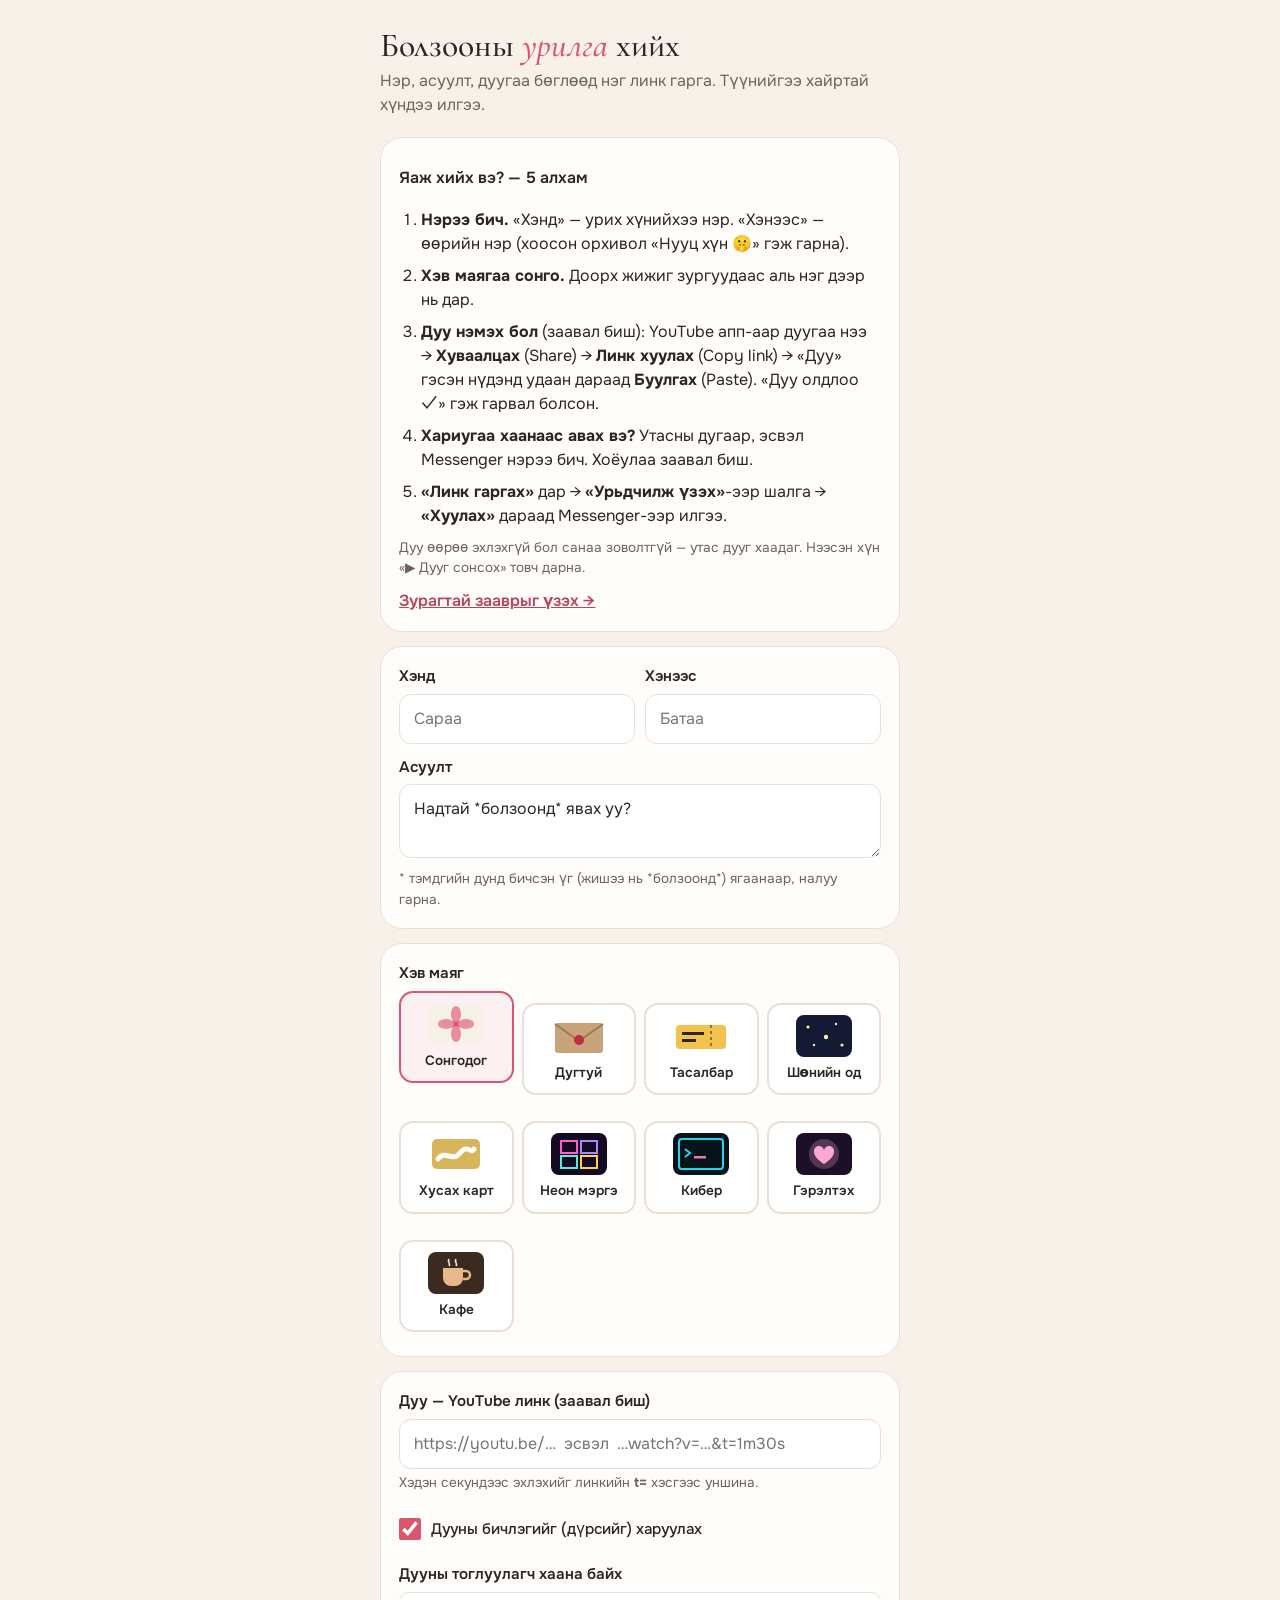
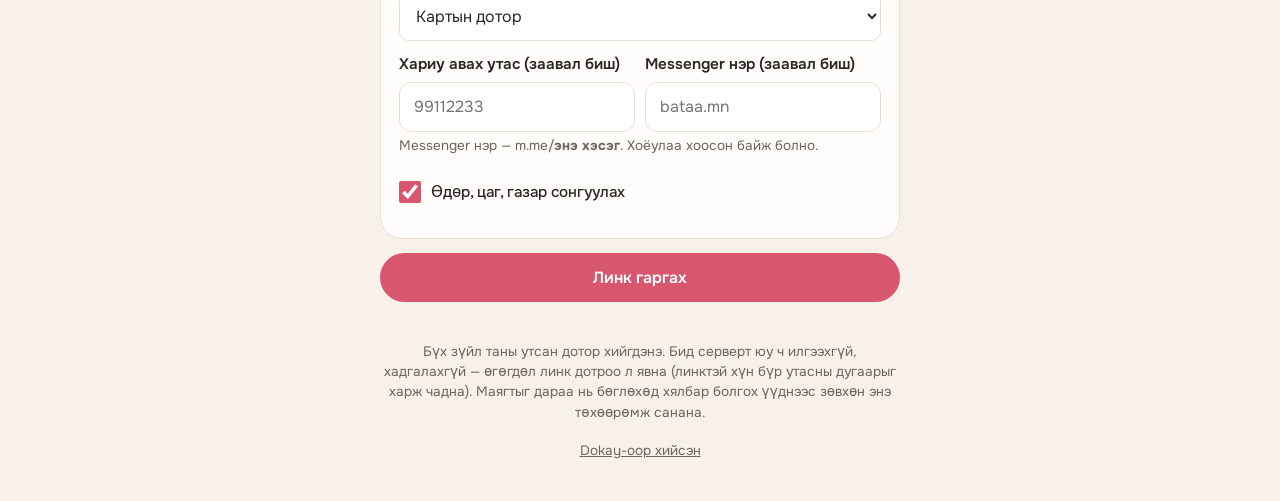
<file: make.html>
<!DOCTYPE html>
<html lang="mn">
<head>
<meta charset="UTF-8">
<meta name="viewport" content="width=device-width, initial-scale=1">
<meta name="theme-color" content="#F7F1EA">
<title>Болзооны урилга хийх — Dokay</title>
<meta name="description" content="Нэр, асуулт, дуугаа оруулаад өөрийн болзооны урилгын линкийг гарга. Серверт юу ч хадгалагдахгүй.">
<meta property="og:type" content="website">
<meta property="og:title" content="Болзооны урилгаа өөрөө хий">
<meta property="og:description" content="Нэр, асуулт, дуу — нэг линк. Сервергүй, серверт юу ч хадгалахгүй.">
<meta property="og:locale" content="mn_MN">
<meta property="og:image" content="https://ghostshdee.github.io/urilga-bolzoo/assets/og.jpg">
<meta name="twitter:card" content="summary_large_image">
<link rel="icon" href="data:image/svg+xml,<svg xmlns='http://www.w3.org/2000/svg' viewBox='0 0 64 64'><text y='52' font-size='52'>💌</text></svg>">
<link rel="preconnect" href="https://fonts.googleapis.com">
<link rel="preconnect" href="https://fonts.gstatic.com" crossorigin>
<link rel="stylesheet" href="https://fonts.googleapis.com/css2?family=Cormorant+Garamond:ital,wght@0,500;1,500&family=Onest:wght@400;500;600&display=swap">
<style>
:root{--paper:#F7F1EA;--card:#FFFDFB;--ink:#2C2622;--muted:#6F635B;--line:#EADFD4;--rose:#D9566F;--rose-dk:#B8455B;--radius:22px;
  --font-display:'Cormorant Garamond',Georgia,serif;--font-body:'Onest',system-ui,sans-serif}
*{box-sizing:border-box;margin:0}
body{background:var(--paper);color:var(--ink);font:400 16px/1.5 var(--font-body);padding:20px 16px 40px}
main{max-width:520px;margin:0 auto}
h1{font:500 2.1rem/1.1 var(--font-display);margin:8px 0 4px}
h1 em{color:var(--rose)}
.lead{color:var(--muted);margin-bottom:20px}
.box{background:var(--card);border:1px solid var(--line);border-radius:var(--radius);padding:18px;margin-bottom:14px}
label,.lbl{display:block;font-weight:600;font-size:.95rem;margin:12px 0 6px}
label:first-child,.lbl:first-child{margin-top:0}
.note{color:var(--muted);font-size:.85rem;margin-top:4px}
input[type=text],input[type=tel],input[type=url],textarea{width:100%;font:inherit;color:inherit;background:#fff;border:1px solid var(--line);border-radius:12px;padding:12px 14px;min-height:48px}
textarea{resize:vertical;min-height:72px}
select:focus-visible,input:focus-visible,textarea:focus-visible,button:focus-visible,.style input:focus-visible+span{outline:3px solid var(--rose);outline-offset:2px}
.row{display:grid;grid-template-columns:1fr 1fr;gap:10px}
.styles{display:grid;grid-template-columns:repeat(auto-fill,minmax(92px,1fr));gap:8px}
.style{position:relative;cursor:pointer}
.style input{position:absolute;opacity:0;inset:0}
.style span{display:flex;flex-direction:column;align-items:center;gap:6px;padding:10px 6px;border:2px solid var(--line);border-radius:14px;font-size:.85rem;text-align:center;background:#fff}
.style svg{width:56px;height:42px}
.style input:checked+span{border-color:var(--rose);background:#FDF0F2}
.check{display:flex;gap:10px;align-items:center;font-weight:500;margin-top:14px;min-height:44px}
.check input{width:22px;height:22px;accent-color:var(--rose)}
.btn{display:block;width:100%;font:600 1rem var(--font-body);border:0;border-radius:999px;padding:14px 18px;min-height:48px;cursor:pointer;background:var(--rose);color:#fff}
.btn:hover{background:var(--rose-dk)}
.btn.ghost{background:transparent;color:var(--ink);border:1.5px solid var(--line)}
.actions{display:grid;gap:8px;margin-top:12px}
.out{word-break:break-all;font-size:.85rem;background:#fff;border:1px dashed var(--line);border-radius:12px;padding:12px}
.err{color:var(--rose-dk);font-size:.9rem;min-height:1.2em;margin-top:6px}
.privacy{color:var(--muted);font-size:.85rem;text-align:center;margin-top:16px}
footer{text-align:center;font-size:.85rem;color:var(--muted);margin-top:18px}
footer a{color:inherit}
@media (prefers-reduced-motion:reduce){*{transition:none!important;animation:none!important}}
.guide summary{font-weight:600;cursor:pointer;min-height:44px;display:flex;align-items:center}
.guide ol{padding-left:22px;margin:8px 0 10px}
.guide li{margin-bottom:8px}
.vlink{display:inline-block;margin-top:10px;color:var(--rose-dk);font-weight:600}
.vlink[hidden]{display:none}
select{font:inherit;padding:12px;border:1px solid var(--line);border-radius:10px;background:#fff;color:inherit;width:100%;margin-bottom:12px}
</style>
</head>
<body>
<main>
  <h1>Болзооны <em>урилга</em> хийх</h1>
  <p class="lead">Нэр, асуулт, дуугаа бөглөөд нэг линк гарга. Түүнийгээ хайртай хүндээ илгээ.</p>

  <details class="box guide" open>
    <summary>Яаж хийх вэ? — 5 алхам</summary>
    <ol>
      <li><b>Нэрээ бич.</b> «Хэнд» — урих хүнийхээ нэр. «Хэнээс» — өөрийн нэр (хоосон орхивол «Нууц хүн 🤫» гэж гарна).</li>
      <li><b>Хэв маягаа сонго.</b> Доорх жижиг зургуудаас аль нэг дээр нь дар.</li>
      <li><b>Дуу нэмэх бол</b> (заавал биш): YouTube апп-аар дуугаа нээ → <b>Хуваалцах</b> (Share) → <b>Линк хуулах</b> (Copy link) → «Дуу» гэсэн нүдэнд удаан дараад <b>Буулгах</b> (Paste). «Дуу олдлоо ✓» гэж гарвал болсон.</li>
      <li><b>Хариугаа хаанаас авах вэ?</b> Утасны дугаар, эсвэл Messenger нэрээ бич. Хоёулаа заавал биш.</li>
      <li><b>«Линк гаргах»</b> дар → <b>«Урьдчилж үзэх»</b>-ээр шалга → <b>«Хуулах»</b> дараад Messenger-ээр илгээ.</li>
    </ol>
    <p class="note">Дуу өөрөө эхлэхгүй бол санаа зоволтгүй — утас дууг хаадаг. Нээсэн хүн «▶ Дууг сонсох» товч дарна.</p>
    <a class="vlink" href="zaavar.html">Зурагтай зааврыг үзэх →</a>
    <a class="vlink" id="guideVideo" href="#" target="_blank" rel="noopener" hidden>▶ Видео зааврыг YouTube-ээс үзэх</a>
  </details>

  <form id="form" novalidate>
    <div class="box">
      <div class="row">
        <div><label for="to">Хэнд</label><input type="text" id="to" maxlength="24" placeholder="Сараа" autocomplete="off" required></div>
        <div><label for="from">Хэнээс</label><input type="text" id="from" maxlength="24" placeholder="Батаа" autocomplete="off"></div>
      </div>
      <label for="ask">Асуулт</label>
      <textarea id="ask" maxlength="120">Надтай *болзоонд* явах уу?</textarea>
      <p class="note">* тэмдгийн дунд бичсэн үг (жишээ нь *болзоонд*) ягаанаар, налуу гарна.</p>
    </div>

    <div class="box">
      <p class="lbl" id="styleLbl">Хэв маяг</p>
      <div class="styles" role="radiogroup" aria-labelledby="styleLbl">
        <label class="style"><input type="radio" name="style" value="index.html" checked><span>
          <svg viewBox="0 0 56 42" aria-hidden="true"><rect width="56" height="42" rx="8" fill="#F7F1EA"/><g transform="translate(28 21)" fill="#E98DA2"><circle r="5" fill="#D9566F"/><ellipse cy="-10" rx="5" ry="8"/><ellipse cy="10" rx="5" ry="8"/><ellipse cx="-10" rx="8" ry="5"/><ellipse cx="10" rx="8" ry="5"/></g></svg>Сонгодог</span></label>
        <label class="style"><input type="radio" name="style" value="envelope.html"><span>
          <svg viewBox="0 0 56 42" aria-hidden="true"><rect x="4" y="8" width="48" height="30" rx="3" fill="#C9A47A"/><path d="M4 9l24 17 24-17" fill="none" stroke="#9C7A55" stroke-width="2"/><circle cx="28" cy="25" r="5" fill="#B8323F"/></svg>Дугтуй</span></label>
        <label class="style"><input type="radio" name="style" value="ticket.html"><span>
          <svg viewBox="0 0 56 42" aria-hidden="true"><rect x="3" y="10" width="50" height="24" rx="4" fill="#F2C14E"/><path d="M38 10v24" stroke="#2C2622" stroke-dasharray="3 3"/><rect x="9" y="17" width="22" height="3" fill="#2C2622"/><rect x="9" y="24" width="14" height="3" fill="#2C2622"/></svg>Тасалбар</span></label>
        <label class="style"><input type="radio" name="style" value="stars.html"><span>
          <svg viewBox="0 0 56 42" aria-hidden="true"><rect width="56" height="42" rx="8" fill="#141A33"/><g fill="#FFE9A8"><circle cx="12" cy="12" r="1.6"/><circle cx="40" cy="9" r="1.2"/><circle cx="30" cy="22" r="2.2"/><circle cx="18" cy="30" r="1.2"/><circle cx="46" cy="30" r="1.6"/></g></svg>Шөнийн од</span></label>
        <label class="style"><input type="radio" name="style" value="scratch.html"><span>
          <svg viewBox="0 0 56 42" aria-hidden="true"><rect x="4" y="6" width="48" height="30" rx="5" fill="#D8B45A"/><path d="M10 26c8-10 14 4 22-6s10 2 14-4" stroke="#FFFDFB" stroke-width="5" stroke-linecap="round" fill="none"/></svg>Хусах карт</span></label>
        <label class="style"><input type="radio" name="style" value="neon.html"><span>
          <svg viewBox="0 0 56 42" aria-hidden="true"><rect width="56" height="42" rx="8" fill="#140A24"/><g fill="none" stroke-width="2"><rect x="10" y="8" width="16" height="12" stroke="#FF5FC8"/><rect x="30" y="8" width="16" height="12" stroke="#A78BFA"/><rect x="10" y="23" width="16" height="12" stroke="#5EEAD4"/><rect x="30" y="23" width="16" height="12" stroke="#FCD34D"/></g></svg>Неон мэргэ</span></label>
        <label class="style"><input type="radio" name="style" value="cyber.html"><span>
          <svg viewBox="0 0 56 42" aria-hidden="true"><rect width="56" height="42" rx="8" fill="#06141A"/><rect x="6" y="6" width="44" height="30" rx="3" fill="none" stroke="#22D3EE" stroke-width="2"/><path d="M12 16l5 4-5 4" fill="none" stroke="#22D3EE" stroke-width="2"/><rect x="21" y="23" width="12" height="2.5" fill="#F472B6"/></svg>Кибер</span></label>
        <label class="style"><input type="radio" name="style" value="glow.html"><span>
          <svg viewBox="0 0 56 42" aria-hidden="true"><rect width="56" height="42" rx="8" fill="#1C0F2A"/><circle cx="28" cy="21" r="15" fill="#F9A8D4" opacity=".25"/><path d="M28 31s-10-6-10-12a5 5 0 0 1 10-2 5 5 0 0 1 10 2c0 6-10 12-10 12z" fill="#F9A8D4"/></svg>Гэрэлтэх</span></label>
        <label class="style"><input type="radio" name="style" value="cafe.html"><span>
          <svg viewBox="0 0 56 42" aria-hidden="true"><rect width="56" height="42" rx="8" fill="#3B2A20"/><path d="M15 16h20v10a8 8 0 0 1-8 8h-4a8 8 0 0 1-8-8z" fill="#E8B88A"/><path d="M35 19h3a4 4 0 0 1 0 8h-3" fill="none" stroke="#E8B88A" stroke-width="2.5"/><path d="M21 7c-2 3 2 4 0 7M28 7c-2 3 2 4 0 7" stroke="#F5E6D3" stroke-width="1.6" fill="none"/></svg>Кафе</span></label>
      </div>
    </div>

    <div class="box">
      <label for="yt">Дуу — YouTube линк (заавал биш)</label>
      <input type="url" id="yt" inputmode="url" placeholder="https://youtu.be/…  эсвэл  …watch?v=…&t=1m30s" autocomplete="off">
      <p class="note" id="ytNote" aria-live="polite">Хэдэн секундээс эхлэхийг линкийн <b>t=</b> хэсгээс уншина.</p>
      <label class="check"><input type="checkbox" id="vid" checked> Дууны бичлэгийг (дүрсийг) харуулах</label>
      <label for="dock">Дууны тоглуулагч хаана байх</label>
      <select id="dock">
        <option value="inline" selected>Картын дотор</option>
        <option value="corner">Дэлгэцийн буланд</option>
      </select>

      <div class="row">
        <div><label for="ph">Хариу авах утас (заавал биш)</label><input type="tel" id="ph" inputmode="tel" placeholder="99112233" autocomplete="off"></div>
        <div><label for="ms">Messenger нэр (заавал биш)</label><input type="text" id="ms" placeholder="bataa.mn" autocomplete="off"></div>
      </div>
      <p class="note">Messenger нэр — m.me/<b>энэ хэсэг</b>. Хоёулаа хоосон байж болно.</p>

      <label class="check"><input type="checkbox" id="when" checked> Өдөр, цаг, газар сонгуулах</label>
    </div>

    <button class="btn" type="submit">Линк гаргах</button>
    <p class="err" id="err" role="alert"></p>
    <p class="note" id="msNote" aria-live="polite"></p>
  </form>

  <section class="box" id="result" hidden aria-live="polite">
    <p class="lbl">Таны линк бэлэн боллоо 💌</p>
    <p class="out" id="link"></p>
    <div class="actions">
      <button class="btn" id="copy" type="button">Хуулах</button>
      <a class="btn ghost" id="preview" href="#" target="_blank" rel="noopener" style="text-align:center;text-decoration:none">Урьдчилж үзэх</a>
      <button class="btn ghost" id="share" type="button" hidden>Messenger-ээр хуваалцах</button>
    </div>
  </section>

  <p class="privacy">Бүх зүйл таны утсан дотор хийгдэнэ. Бид серверт юу ч илгээхгүй, хадгалахгүй — өгөгдөл линк дотроо л явна (линктэй хүн бүр утасны дугаарыг харж чадна). Маягтыг дараа нь бөглөхөд хялбар болгох үүднээс зөвхөн энэ төхөөрөмж санана.</p>
</main>
<footer><a href="https://ghostshdee.github.io/" target="_blank" rel="noopener">Dokay-оор хийсэн</a></footer>

<script>
const BASE = 'https://ghostshdee.github.io/urilga-bolzoo/';
const SAVE_KEY = 'bolzoo-make-v1';
/* Видео заавар — YouTube линкээ энд тавина. Хоосон бол товч харагдахгүй. */
const GUIDE_VIDEO = '';
const $ = (id) => document.getElementById(id);
const clean = (v, n) => v.replace(/[<>"'`&]/g, '').trim().slice(0, n);

/* «1m30s», «90», «90s», «1h2m3s» → секунд */
function parseTime(s) {
  if (!s) return 0;
  let t = 0;
  if (/^\d+s?$/.test(s)) t = parseInt(s, 10);
  else {
    const m = s.match(/^(?:(\d+)h)?(?:(\d+)m)?(?:(\d+)s)?$/);
    if (m) t = (+m[1] || 0) * 3600 + (+m[2] || 0) * 60 + (+m[3] || 0);
  }
  return Math.min(36000, Math.max(0, t));
}

/* youtu.be/ID, watch?v=ID, shorts/ID, music.youtube.com/watch?v=ID (?si= үл тооно) */
function parseYouTube(raw) {
  const s = raw.trim();
  if (!s) return { id: '', t: 0 };
  if (/^[A-Za-z0-9_-]{11}$/.test(s)) return { id: s, t: 0 };
  let u;
  try { u = new URL(/^https?:\/\//i.test(s) ? s : 'https://' + s); } catch (e) { return null; }
  const host = u.hostname.replace(/^(www|m)\./, '');
  let id = '';
  if (host === 'youtu.be') id = u.pathname.slice(1, 12);
  else if (host === 'youtube.com' || host === 'music.youtube.com') {
    if (u.pathname === '/watch') id = u.searchParams.get('v') || '';
    else {
      const m = u.pathname.match(/^\/(?:shorts|embed|live)\/([A-Za-z0-9_-]{11})/);
      if (m) id = m[1];
    }
  }
  if (!/^[A-Za-z0-9_-]{11}$/.test(id)) return null;
  return { id, t: parseTime(u.searchParams.get('t') || u.searchParams.get('start') || '') };
}

/* readGift()-ийн эсрэг: UTF-8 JSON → base64url */
function encode(o) {
  const bytes = new TextEncoder().encode(JSON.stringify(o));
  let b = '';
  bytes.forEach((x) => { b += String.fromCharCode(x); });
  return btoa(b).replace(/\+/g, '-').replace(/\//g, '_').replace(/=+$/, '');
}

function linkFor(file, hash) {
  const local = location.protocol === 'file:' || /^(127\.0\.0\.1|localhost)$/.test(location.hostname);
  return (local ? new URL(file, location.href).href : BASE + file) + '#d=' + hash;
}

const fields = ['to', 'from', 'ask', 'yt', 'ph', 'ms', 'dock'];
function save() {
  try {
    const o = { style: document.querySelector('[name=style]:checked').value, when: $('when').checked, vid: $('vid').checked };
    fields.forEach((f) => { o[f] = $(f).value; });
    localStorage.setItem(SAVE_KEY, JSON.stringify(o));
  } catch (e) { /* хувийн горимд хадгалахгүй — асуудалгүй */ }
}
function restore() {
  try {
    const o = JSON.parse(localStorage.getItem(SAVE_KEY) || 'null');
    if (!o) return;
    fields.forEach((f) => { if (typeof o[f] === 'string') $(f).value = o[f]; });
    $('when').checked = o.when !== false;
    $('vid').checked = o.vid !== false;
    const r = document.querySelector(`[name=style][value="${CSS.escape(o.style || '')}"]`);
    if (r) r.checked = true;
  } catch (e) { /* хуучин өгөгдөл эвдэрсэн бол үл тооно */ }
}

$('yt').addEventListener('input', () => {
  const y = parseYouTube($('yt').value);
  $('ytNote').textContent = !$('yt').value.trim() ? 'Хэдэн секундээс эхлэхийг линкийн t= хэсгээс уншина.'
    : y ? `Дуу олдлоо ✓ ${y.t ? `${Math.floor(y.t / 60)}:${String(y.t % 60).padStart(2, '0')}-ээс эхэлнэ` : 'эхнээс нь эхэлнэ'}`
    : 'Энэ YouTube линкийг танисангүй. youtu.be/… эсвэл …watch?v=… хэлбэрээр оруулна уу.';
});

$('form').addEventListener('submit', (e) => {
  e.preventDefault();
  $('err').textContent = ''; $('msNote').textContent = '';
  const to = clean($('to').value, 24);
  if (!to) { $('err').textContent = 'Хэнд илгээхээ бичнэ үү.'; $('to').focus(); return; }
  const y = parseYouTube($('yt').value);
  if (!y) { $('err').textContent = 'YouTube линк буруу байна — засна уу, эсвэл хоосон орхино уу.'; $('yt').focus(); return; }
  const ph = $('ph').value.replace(/[\s-]/g, '');
  if (ph && !/^\+?[0-9]{6,15}$/.test(ph)) { $('err').textContent = 'Утасны дугаар 6–15 оронтой тоо байна.'; $('ph').focus(); return; }
  let ms = $('ms').value.trim().replace(/^(https?:\/\/)?(www\.)?m\.me\//i, '');
  if (ms && !/^[A-Za-z0-9.]{1,50}$/.test(ms)) { ms = ''; $('msNote').textContent = 'Messenger нэрийг алгаслаа — «Чатанд хуулах» товч хангалттай.'; }

  const o = { v: 1, to };
  const from = clean($('from').value, 24); if (from) o.from = from;
  const ask = clean($('ask').value, 120); if (ask) o.ask = ask;
  if (y.id) { o.yt = y.id; if (y.t) o.t = y.t; }
  o.dk = $('dock').value === 'corner' ? 'corner' : 'inline';
  if (ph) o.ph = ph;
  if (ms) o.ms = ms;
  o.when = $('when').checked ? 1 : 0;

  const file = document.querySelector('[name=style]:checked').value;
  const url = linkFor(file, encode(o));
  $('link').textContent = url;
  $('preview').href = url;
  $('copy').textContent = 'Хуулах';
  $('share').hidden = !navigator.share;
  $('result').hidden = false;
  $('result').scrollIntoView({ behavior: matchMedia('(prefers-reduced-motion: reduce)').matches ? 'auto' : 'smooth', block: 'start' });
  save();
});

$('copy').addEventListener('click', async () => {
  const text = $('link').textContent;
  let ok = false;
  try { await navigator.clipboard.writeText(text); ok = true; } catch (e) {
    const ta = document.createElement('textarea');
    ta.value = text; ta.setAttribute('readonly', ''); ta.style.cssText = 'position:fixed;top:0;opacity:0';
    document.body.appendChild(ta); ta.select();
    try { ok = document.execCommand('copy'); } catch (e2) { ok = false; }
    ta.remove();
  }
  $('copy').textContent = ok ? 'Хуулагдлаа ✓' : 'Линкийг дээрээс гараар хуулна уу';
});

$('share').addEventListener('click', () => {
  navigator.share({ title: 'Жижиг асуулт 💌', text: 'Чамд жижиг асуулт байна', url: $('link').textContent }).catch(() => {});
});

if (GUIDE_VIDEO) { $('guideVideo').href = GUIDE_VIDEO; $('guideVideo').hidden = false; }
restore();
</script>
</body>
</html>
</file>
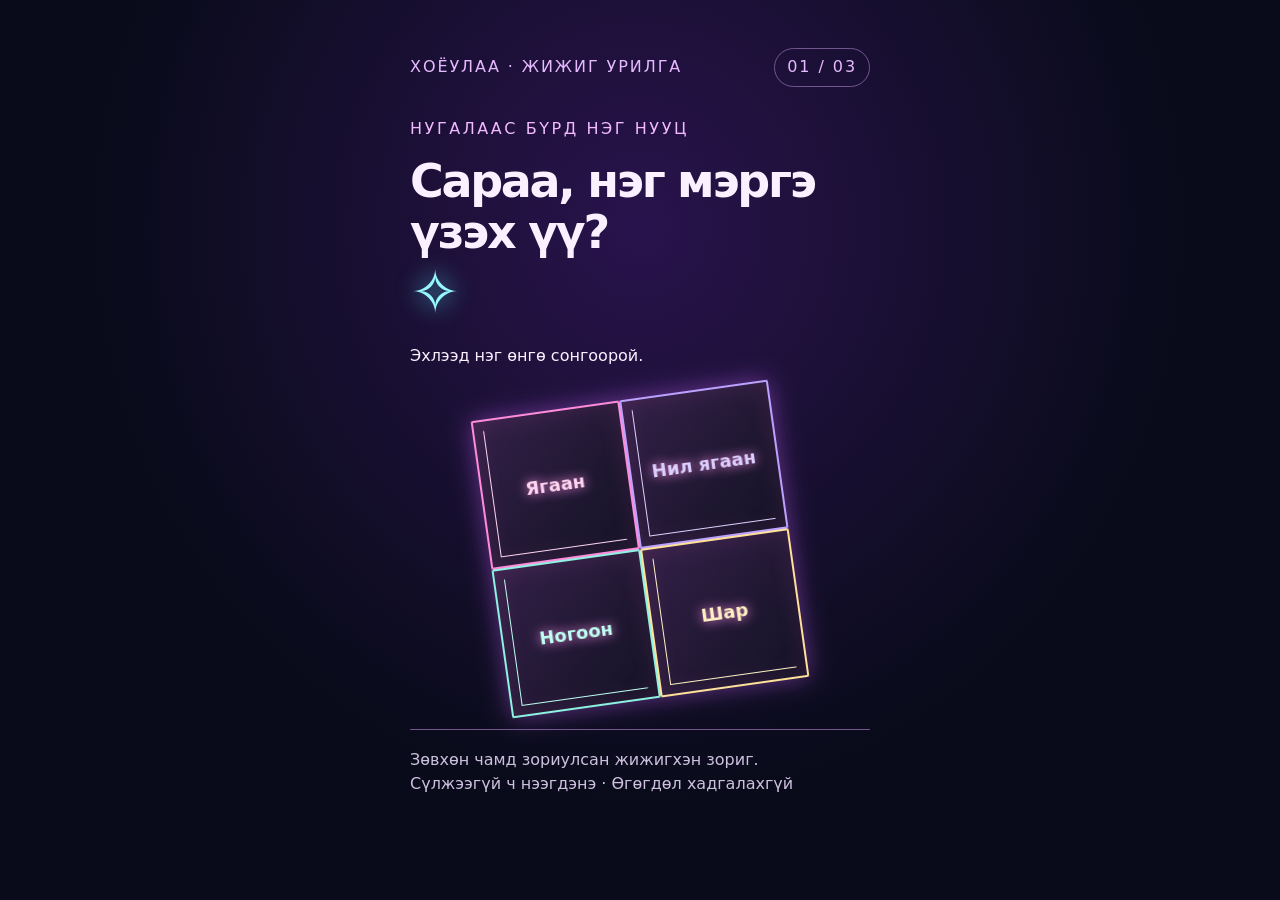
<file: neon.html>
<!doctype html>
<html lang="mn"><head><meta charset="utf-8"><meta name="viewport" content="width=device-width, initial-scale=1"><meta name="theme-color" content="#0b091b"><title>Цаасан мэргэ — чамд нэг зөгнөл</title><style>
*{box-sizing:border-box} [hidden]{display:none!important}
:root{--ink:#302b46;--muted:#655e76;--accent:#6544a3;--paper:#fffdf7;--line:#d9cfe5}
body{margin:0;min-height:100vh;min-height:100svh;background:#eee8f4;color:var(--ink);font:16px/1.55 system-ui,sans-serif;padding:28px 18px 40px}
main{width:100%;max-width:430px;margin:auto}header{display:flex;justify-content:space-between;align-items:center;font-size:12px;letter-spacing:.12em;margin-bottom:30px}
.tag{border:1px solid var(--line);border-radius:30px;padding:6px 12px}h1,h2{font-family:Georgia,serif;font-weight:500;line-height:1.12;font-size:clamp(32px,8vw,46px);margin:14px 0 18px;overflow-wrap:anywhere}
p{margin:12px 0}.muted,footer{color:var(--muted);font-size:14px}.eyebrow{font-size:12px;letter-spacing:.16em;text-transform:uppercase;color:var(--accent)}
.panel{padding:26px 22px;background:var(--paper);border:1px solid var(--line);border-radius:24px;box-shadow:0 18px 40px #302b4610;margin-top:22px}
button,a.action{font:600 16px/1.3 system-ui,sans-serif;min-height:48px;padding:13px 18px;border:1px solid var(--line);border-radius:14px;background:var(--paper);color:var(--ink);cursor:pointer;text-decoration:none;text-align:center;display:inline-block}
button.primary{background:var(--accent);color:white;border-color:var(--accent)}button:disabled{opacity:.45;cursor:not-allowed}button[aria-pressed=true]{border-color:var(--accent);background:#e6ddf5;box-shadow:inset 0 0 0 1px var(--accent)}
button:focus-visible,a:focus-visible,input:focus-visible{outline:3px solid #c05b2d;outline-offset:4px}.row{display:flex;gap:10px;flex-wrap:wrap}.row>*{flex:1}.stack{display:grid;gap:10px}.status{min-height:25px;font-size:14px;color:var(--accent)}
.message{white-space:pre-wrap;overflow-wrap:anywhere;padding:18px;background:#f0eaf6;border-radius:12px;user-select:text}footer{margin-top:28px;border-top:1px solid var(--line);padding-top:18px}label{display:flex;gap:10px;align-items:center;min-height:48px}input{width:22px;height:22px;accent-color:var(--accent)}
section.reveal{animation:reveal .4s ease-out}@keyframes reveal{from{opacity:0;transform:translateY(8px)}to{opacity:1;transform:none}}
@media(min-width:900px){body{padding-top:48px}main{max-width:460px}}
@media(prefers-reduced-motion:reduce){*,*::before,*::after{animation:none!important;transition:none!important;scroll-behavior:auto!important}}

.fortune{display:grid;grid-template-columns:1fr 1fr;gap:7px;margin:30px auto;width:min(100%,320px);transform:rotate(-5deg);transition:transform .4s}
.fortune button{aspect-ratio:1;border-radius:5px;clip-path:polygon(0 0,100% 0,100% 100%,0 100%);background:linear-gradient(135deg,#f3bfd0 49%,#e9a6bd 50%);border:0;font-size:18px;box-shadow:inset 0 0 0 1px #302b4615}
.fortune button:nth-child(2){background:linear-gradient(45deg,#c9b5ed 49%,#bca4e3 50%)}.fortune button:nth-child(3){background:linear-gradient(45deg,#b7d9ca 49%,#a4ccba 50%)}.fortune button:nth-child(4){background:linear-gradient(135deg,#f7d79c 49%,#edc685 50%)}
.fortune button:focus-visible{clip-path:none;outline-offset:0;outline:4px solid #302b46}.fortune.folded{transform:rotate(5deg) scale(.94)}.fortune button[aria-pressed=true]{box-shadow:inset 0 0 0 4px #302b46}
.prediction{font:italic 26px/1.4 Georgia,serif;border-left:3px solid #b599d9;padding-left:18px;margin:24px 0}.heart{font-size:64px;text-align:center;color:#b04771}

/* Readable without the decorative light. */
body{font-size:16px}header,.muted,footer,.eyebrow,.status,.tag,.themes button,.poster small,.poster .bottom{font-size:16px}main{position:relative;z-index:1}button{touch-action:manipulation}button:focus-visible,a:focus-visible,input:focus-visible{outline:3px solid #ffcb70;outline-offset:4px}button{transition:transform .25s,opacity .25s}h1,h2{overflow-wrap:anywhere}.message{color:var(--ink)}
body.sleeping *,body.sleeping *::before,body.sleeping *::after{animation-play-state:paused!important}
#fx{position:fixed;inset:0;width:100%;height:100%;pointer-events:none;z-index:5}
@media(prefers-reduced-motion:reduce){*,*::before,*::after{animation:none!important;transition:none!important}#fx{display:none}}

body{background:radial-gradient(ellipse at 50% 25%,#29134c,transparent 60%),#090b1a;--ink:#faf0ff;--muted:#cec1e0;--accent:#f3baff;--paper:#14132a;--line:#72558e}
header{color:#e7baff}.panel{background:#14132a;border:1px solid #be7bdf;box-shadow:0 0 36px #bb44ff20}button.primary{background:#e6b3ff;color:#251136}.message{background:#27203c}
h1{font-family:system-ui,sans-serif;font-weight:800;letter-spacing:-.05em}h1::after{content:'✧';display:block;color:#97f9ff;font-size:60px;text-shadow:0 0 24px #5be6ff}
.fortune{perspective:700px;transform-style:preserve-3d;gap:0;transform:rotate(-8deg);width:min(100%,300px);filter:drop-shadow(0 0 12px #ce65ff70)}
.fortune button{position:relative;clip-path:none;background:linear-gradient(135deg,#332047,#131225)!important;color:#ffd4f0;border:2px solid #ff8cda;border-radius:2px;transform-origin:100% 100%;transition:transform .65s cubic-bezier(.2,.7,.2,1);text-shadow:0 0 12px #ff91e3;box-shadow:inset 0 0 24px #f768ca20}
.fortune button::before{content:'';position:absolute;inset:9px;border:1px solid currentColor;clip-path:polygon(0 0,100% 100%,0 100%)}
.fortune button:nth-child(2){transform-origin:0 100%;border-color:#bca2ff;color:#ddcfff}.fortune button:nth-child(3){transform-origin:100% 0;border-color:#8df2e1;color:#bdfff1}.fortune button:nth-child(4){transform-origin:0 0;border-color:#ffe199;color:#fff1c2}
.fortune.folded button:nth-child(odd){transform:rotateY(48deg) rotateX(-20deg)}.fortune.folded button:nth-child(even){transform:rotateY(-48deg) rotateX(20deg)}
.fortune.opening button:nth-child(odd){transform:rotateY(-32deg) rotateX(22deg)}.fortune.opening button:nth-child(even){transform:rotateY(32deg) rotateX(-22deg)}
#invite #question{color:#fff0fc;text-shadow:0 0 8px #ff8cda,0 0 28px #ed3bbf;animation:ignite 1s both}.heart{color:#ffa8e0;text-shadow:0 0 24px #fa5ad3}.prediction{color:#eee0ff}
@keyframes ignite{0%,18%,26%{opacity:.35}12%,22%,40%,100%{opacity:1}}
[tabindex="-1"]:focus{outline:none}</style><link rel="stylesheet" href="assets/music.css"><script src="assets/music.js"></script></head>
<body><main><header><span>ХОЁУЛАА · ЖИЖИГ УРИЛГА</span><span class="tag">01 / 03</span></header>
<section id="game" data-screen><p class="eyebrow">Нугалаас бүрд нэг нууц</p><h1 id="greeting"></h1><p id="instruction" aria-live="polite">Эхлээд нэг өнгө сонгоорой.</p>
<div class="fortune" id="fortune"><button data-color="Ягаан" aria-pressed="false">Ягаан</button><button data-color="Нил ягаан" aria-pressed="false">Нил ягаан</button><button data-color="Ногоон" aria-pressed="false">Ногоон</button><button data-color="Шар" aria-pressed="false">Шар</button></div>
<div id="numbers" class="panel" hidden><p id="colorLabel"></p><p>Одоо нэг тоо сонго.</p><div class="row"><button data-number="1">1</button><button data-number="2">2</button><button data-number="3">3</button><button data-number="4">4</button></div></div></section>
<section id="invite" class="panel reveal" data-screen hidden><p class="eyebrow">Цаасны хэлсэн үг</p><div class="heart" aria-hidden="true">♡</div><p id="prediction" class="prediction"></p><h2 id="question"></h2><p id="signature" class="muted"></p><div class="row"><button id="yes" class="primary">Тийм, болзъё</button><button id="no">Үгүй ээ</button></div><p class="muted">Мэргэ бол тоглоом. Хариу бол чинийх.</p><button id="again">Өөр мэргэ үзэх</button></section>
<section id="reply" class="panel reveal" data-screen hidden><p class="eyebrow">Чиний шийдвэр</p><h2>Хариу бэлэн боллоо</h2><p id="message" class="message"></p><div class="stack"><button id="copy" class="primary">Хариуг хуулах</button><button id="send">💬 Мессеж илгээх</button><button id="restart">Дахин эхлэх</button></div><p id="status" class="status" role="status" aria-live="polite"></p><p class="muted">Хариугаа өөрөө илгээгээрэй. Энэ хуудас автоматаар мэдэгдэхгүй.</p></section><footer>Зөвхөн чамд зориулсан жижигхэн зориг.<br>Сүлжээгүй ч нээгдэнэ · Өгөгдөл хадгалахгүй</footer><noscript><p>Урилгыг тоглуулахын тулд хөтчийн скрипт ажиллуулах тохиргоог асаана уу.</p></noscript></main><script>
const CONFIG = { song: { youtube: 'rg0KzIXexL8', start: 0, dock: 'inline' },to:'Сараа',from:'Батаа',phone:'',ask:'Надтай болзоонд явах уу?'};
InvitationMusic.applyGift(CONFIG);
let selectedColor=0;
const predictions=['Хоёр аяга цай, дуусахгүй яриа чамайг хүлээж байна.','Ойрын үед чиний инээд нэг хүний өдрийг гоё болгоно.','Нэг жижиг алхалт урт дурсамж болж магадгүй.','Чамд нэг хүн хэлэх үгээ зориглон бэлджээ.'];
function reset() {
  $('greeting').textContent=CONFIG.to+', нэг мэргэ үзэх үү?';
  $('numbers').hidden=true;$('fortune').classList.remove('folded');
  document.querySelectorAll('[data-color]').forEach(button=>button.setAttribute('aria-pressed','false'));
  $('instruction').textContent='Эхлээд нэг өнгө сонгоорой.';show('game');
}
document.querySelectorAll('[data-color]').forEach((button,index)=>button.onclick=()=>{
  selectedColor=index;document.querySelectorAll('[data-color]').forEach(item=>item.setAttribute('aria-pressed',String(item===button)));
  $('fortune').classList.add('folded');$('colorLabel').textContent=button.dataset.color+' өнгийг сонголоо.';
  $('instruction').textContent='Өнгөө сонголоо. Доороос тоогоо сонгоорой.';$('numbers').hidden=false;
});
document.querySelectorAll('[data-number]').forEach(button=>button.onclick=()=>{
  $('prediction').textContent=predictions[(selectedColor+Number(button.dataset.number)-1)%predictions.length];
  $('question').textContent=CONFIG.ask;$('signature').textContent='— '+CONFIG.from;show('invite');
});
$('yes').onclick=()=>{ InvitationMusic.start?.(); reply(CONFIG.from+' аа, тийм ээ! Хоёулаа болзъё. — '+CONFIG.to); };
$('no').onclick=()=>reply(CONFIG.from+' аа, урьсанд баярлалаа. Энэ удаа болзохгүй ээ. — '+CONFIG.to);
$('again').onclick=reset;$('restart').onclick=reset;
document.addEventListener('DOMContentLoaded',reset);


function $(id) { return document.getElementById(id); }
const calm = matchMedia('(prefers-reduced-motion: reduce)').matches;
function show(id) {
  document.querySelectorAll('[data-screen]').forEach(el => {el.hidden = el.id !== id;});
  const heading = $(id).querySelector('h1,h2');
  if (heading) {heading.tabIndex=-1; heading.focus();}
}
async function copyReply() {
  const text=$('message').textContent;
  let ok=false;
  try {await navigator.clipboard.writeText(text);ok=true;} catch {
    const field=document.createElement('textarea');field.value=text;
    field.style.cssText='position:fixed;top:0;left:0;opacity:0';document.body.append(field);field.select();
    try {ok=document.execCommand('copy');} catch {} field.remove();
  }
  $('status').textContent=ok?'Хуулагдлаа. Чатандаа буулгаад илгээгээрэй.':'Хуулж чадсангүй. Дээрх хариуг удаан дарж сонгоод хуулна уу.';
}
function sendReply() { return InvitationMusic.sendReply($('message').textContent, CONFIG.phone, CONFIG.messenger, $('send')); }

function reply(text) {$('message').textContent=text;$('status').textContent='Одоогоор хариу илгээгдээгүй.';show('reply');}
if ($('copy')) $('copy').onclick=copyReply;
if ($('send')) $('send').onclick=sendReply;

// One bounded canvas, only runs while there are live particles.
const motion = matchMedia('(prefers-reduced-motion: reduce)');
const effects=document.createElement('canvas');effects.id='fx';effects.setAttribute('aria-hidden','true');document.body.append(effects);
const pen=effects.getContext('2d');let dots=[],frame=0,last=0;
function resizeFX(){effects.width=innerWidth;effects.height=innerHeight;}
resizeFX();window.addEventListener('resize',resizeFX);
function paintFX(now){frame=0;if(document.hidden||motion.matches||!pen)return;
 const dt=Math.min((now-last)/16.67||1,2);last=now;pen.clearRect(0,0,effects.width,effects.height);
 dots=dots.filter(p=>p.life>0);for(const p of dots){p.life-=dt;p.x+=p.vx*dt;p.y+=p.vy*dt;pen.globalAlpha=Math.max(0,p.life/p.max);pen.fillStyle=p.color;
 if(p.heart){pen.font=p.size+'px Georgia';pen.fillText('♥',p.x,p.y);}else{pen.beginPath();pen.arc(p.x,p.y,p.size,0,Math.PI*2);pen.fill();}}
 pen.globalAlpha=1;if(dots.length)frame=requestAnimationFrame(paintFX);
}
function spark(x=innerWidth/2,y=innerHeight*.4,count=65,heart=false){if(motion.matches||document.hidden||!pen)return;
 for(let i=0;i<count;i++){const life=35+Math.random()*35;dots.push({x,y,vx:(Math.random()-.5)*8,vy:(Math.random()-.65)*8,life,max:life,size:heart?10+Math.random()*17:1+Math.random()*3,heart,color:['#ff9cdb','#b6a0ff','#89f8ff'][i%3]});}
 dots=dots.slice(-140);if(!frame){last=performance.now();frame=requestAnimationFrame(paintFX);}}
document.addEventListener('visibilitychange',()=>{document.body.classList.toggle('sleeping',document.hidden);cancelAnimationFrame(frame);frame=0;
 if(document.hidden){dots=[];if(pen)pen.clearRect(0,0,effects.width,effects.height);}});
motion.addEventListener?.('change',()=>{dots=[];cancelAnimationFrame(frame);frame=0;if(pen)pen.clearRect(0,0,effects.width,effects.height);});
// A single playful dodge; the next tap can always decline. Keyboard stays direct.
let dodged=false;const noButton=$('no');
noButton.addEventListener('pointerdown',event=>{if(motion.matches||dodged||event.pointerType==='')return;
 dodged=true;event.preventDefault();noButton.dataset.skip='yes';noButton.style.transform='translateX(18px) scale(.88)';
 setTimeout(()=>{noButton.style.transform='';},350);});
const decline=noButton.onclick;noButton.onclick=event=>{if(noButton.dataset.skip){delete noButton.dataset.skip;return;}decline(event);};

let opening=false;
document.querySelectorAll('[data-number]').forEach(button=>{const reveal=button.onclick;button.onclick=()=>{
 if(opening)return;opening=true;$('fortune').classList.add('opening');spark();
 const finish=()=>{reveal();$('fortune').classList.remove('opening');opening=false;};
 if(motion.matches)finish();else setTimeout(finish,700);
};});
</script></body></html>
</file>
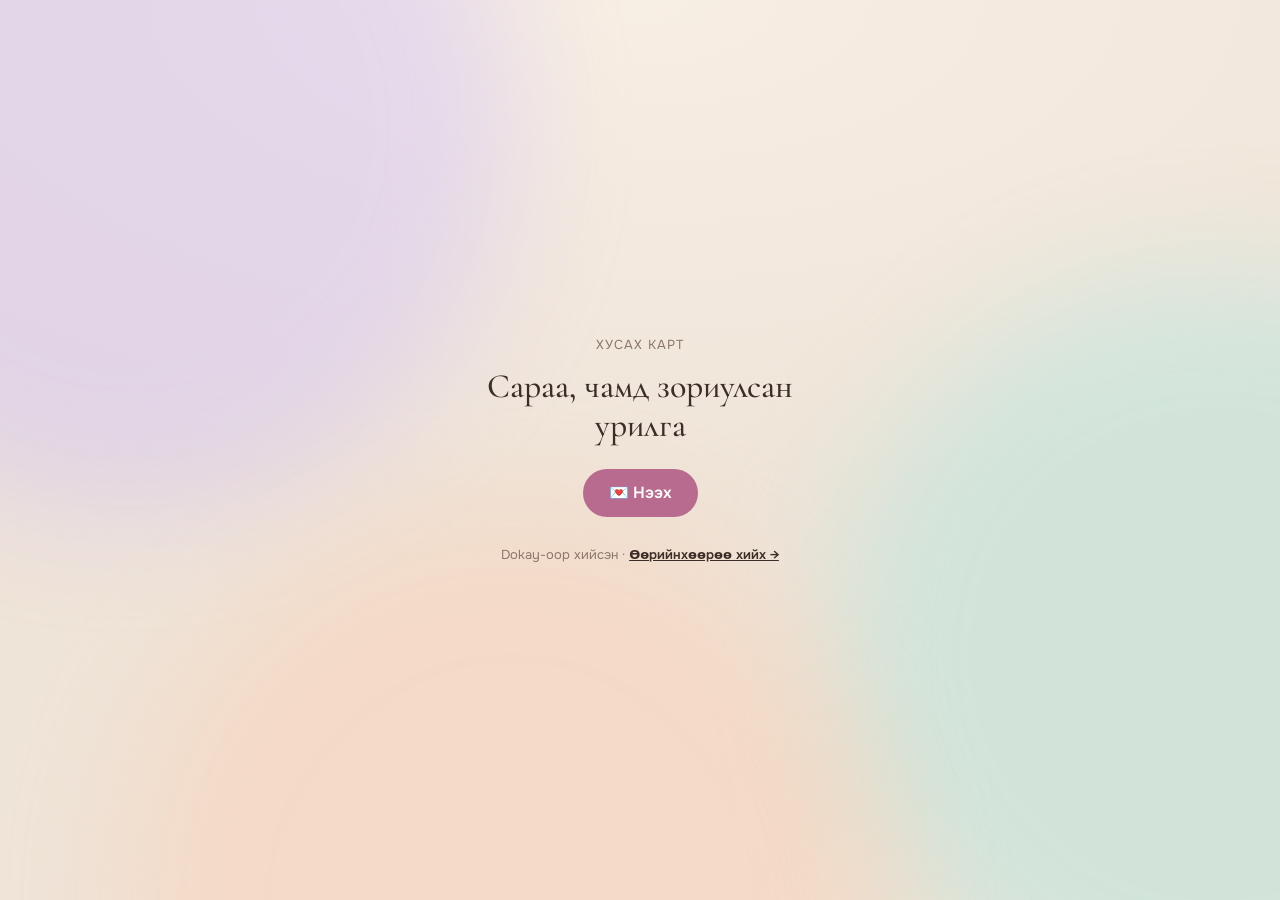
<file: scratch.html>
<!doctype html>
<html lang="mn">
<head>
<meta charset="utf-8">
<meta name="viewport" content="width=device-width, initial-scale=1, viewport-fit=cover">
<title>Хусах карт — жижиг урилга</title>
<meta name="description" content="Алтлаг бүрхүүлийг хусаад асуултаа уншаарай.">
<meta property="og:type" content="website">
<meta property="og:title" content="Хусах карт — жижиг урилга">
<meta property="og:description" content="Алтлаг бүрхүүлийг хусаад асуултаа уншаарай.">
<meta property="og:locale" content="mn_MN">
<meta property="og:image" content="https://ghostshdee.github.io/urilga-bolzoo/assets/og.jpg">
<meta name="theme-color" content="#F7F1EA">
<link rel="preconnect" href="https://fonts.googleapis.com">
<link rel="preconnect" href="https://fonts.gstatic.com" crossorigin>
<link rel="stylesheet" href="https://fonts.googleapis.com/css2?family=Cormorant+Garamond:ital,wght@0,500;1,500&family=Onest:wght@400;500;600&display=swap">
<style>
:root {
  --paper: #EFE4D8;
  --card:  #FFFBF6;
  --ink:   #3B2E28;
  --muted: #8A776B;
  --line:  #E6D6C6;
  --rose:  #B86B8E;
  --gold:  #B9A7F0;
  --lilac: #C8B6FF;
  --aqua:  #9EE6E0;
  --peach: #FFC8A8;
}
* { box-sizing: border-box; }
html, body { margin: 0; }
body {
  min-height: 100dvh; background: radial-gradient(120% 80% at 50% 0%, #F7EEE4, var(--paper) 70%); color: var(--ink);
  font: 16px/1.5 Onest, system-ui, sans-serif;
  display: flex; flex-direction: column; align-items: center; justify-content: center;
  padding: 24px 16px calc(24px + env(safe-area-inset-bottom)); overflow-x: hidden;
}
main { width: 100%; max-width: 380px; text-align: center; }
.hidden { display: none !important; }
.eyebrow { font-size: 13px; letter-spacing: .08em; text-transform: uppercase; color: var(--muted); margin: 0 0 12px; }
h1, .ask { font-family: "Cormorant Garamond", Georgia, serif; font-weight: 500; }
h1 { font-size: 34px; line-height: 1.15; margin: 0 0 24px; }
.btn {
  appearance: none; border: 0; border-radius: 999px; cursor: pointer;
  font: 600 16px/1 Onest, sans-serif; padding: 15px 26px; min-height: 48px;
  background: var(--rose); color: #fff; transition: transform .2s, font-size .2s, padding .2s;
}
.btn.ghost { background: transparent; color: var(--ink); border: 1.5px solid var(--line); }
.btn:focus-visible, .chip:focus-visible { outline: 3px solid var(--gold); outline-offset: 2px; }
.card {
  position: relative; background: var(--card); border-radius: 22px;
  border: 1px solid var(--line); box-shadow: 0 10px 30px rgba(44,38,34,.08);
  padding: 30px 22px; overflow: hidden;
}
.card::before {
  content: ""; position: absolute; inset: 8px; border: 1px dashed var(--line);
  border-radius: 16px; pointer-events: none;
}
.ask { font-size: 32px; line-height: 1.2; margin: 6px 0 4px; min-height: 120px;
  text-align: center; text-wrap: balance; padding-top: 18px; }  /* flex биш — текст ба <em> нэг мөрөнд урсана */
.card { -webkit-user-select: none; user-select: none; }
.ask em { color: var(--rose); font-style: italic; }
.sig { color: var(--muted); font-size: 14px; margin: 0; }
.scratch-wrap { position: relative; border-radius: 14px; }
canvas { position: absolute; inset: 0; width: 100%; height: 100%; border-radius: 14px;
  touch-action: none; cursor: grab; transition: opacity .6s; }
canvas.gone { opacity: 0; transform: scale(1.06); pointer-events: none; transition: opacity .7s, transform .7s; }
canvas.gone + .sheen { opacity: 0; transition: opacity .3s; }
/* Голограм бүрхүүлийн гялбаа — зөвхөн transform */
.sheen { position: absolute; inset: 0; border-radius: 14px; overflow: hidden; pointer-events: none; }
.sheen::before { content: ""; position: absolute; top: -20%; bottom: -20%; left: -40%; width: 30%;
  background: linear-gradient(90deg, transparent, rgba(255,255,255,.55), transparent); animation: sheen 2.8s linear infinite; }
@keyframes sheen { to { transform: translateX(500%); } }
/* Дэвсгэрийн pastel толбо — fixed, хуруунд саад болохгүй */
.bg { position: fixed; inset: 0; pointer-events: none; z-index: -1; overflow: hidden; }
.bg i { position: absolute; width: 60vmax; height: 60vmax; border-radius: 50%; filter: blur(60px); opacity: .35;
  animation: drift 18s ease-in-out infinite alternate; }
.bg i:nth-child(1) { background: var(--lilac); left: -20vmax; top: -20vmax; }
.bg i:nth-child(2) { background: var(--aqua); right: -25vmax; top: 30%; animation-delay: -6s; }
.bg i:nth-child(3) { background: var(--peach); left: 10%; bottom: -30vmax; animation-delay: -12s; }
@keyframes drift { to { transform: translate(6vmax, 4vmax) scale(1.1); } }
/* Карт хөвөх + гэрлийн ойлт */
#game .card { animation: float 6s ease-in-out infinite; }
@keyframes float { 50% { transform: translateY(-6px); } }
.card::after { content: ""; position: absolute; inset: -50% auto -50% -60%; width: 40%; pointer-events: none;
  background: linear-gradient(100deg, transparent, rgba(255,255,255,.35), transparent);
  transform: rotate(12deg) translateX(0); animation: glint 7s ease-in-out infinite; }
@keyframes glint { 0%, 60% { transform: rotate(12deg) translateX(0); } 100% { transform: rotate(12deg) translateX(520%); } }
.hint { font-size: 13px; color: var(--muted); margin: 14px 0 0; }
.linkish { background: none; border: 0; color: var(--muted); text-decoration: underline; font: inherit; font-size: 13px; cursor: pointer; padding: 8px; }
.answers { display: flex; gap: 12px; justify-content: center; align-items: center; margin-top: 22px; min-height: 52px; flex-wrap: wrap; }
.step h2 { font: 600 15px/1.3 Onest, sans-serif; margin: 20px 0 10px; text-align: left; }
.chips { display: flex; flex-wrap: wrap; gap: 8px; }
.chip { border: 1.5px solid var(--line); background: #fff; color: var(--ink); border-radius: 999px;
  padding: 10px 14px; font: 500 15px Onest, sans-serif; cursor: pointer; min-height: 44px; }
.chip[aria-pressed="true"] { background: var(--rose); border-color: var(--rose); color: #fff; }
.msg { background: var(--paper); border-radius: 14px; padding: 14px; margin: 20px 0 12px; font-size: 17px; }
.row { display: flex; flex-direction: column; gap: 10px; }
.toast { min-height: 22px; font-size: 14px; color: var(--rose); margin-top: 8px; }
.link { display: inline-block; margin-top: 10px; font-size: 14px; color: var(--ink); font-weight: 600; }
/* Хөвөх дууны самбар — 280×158 тоглогч; хураахдаа height:0 (iframe устахгүй, дуу зогсохгүй) */
body.has-music { padding-bottom: calc(210px + env(safe-area-inset-bottom)); }
.music { position: fixed; right: 12px; bottom: calc(12px + env(safe-area-inset-bottom)); z-index: 5; width: 296px;
  background: rgba(255,251,246,.92); border: 1px solid var(--line); border-radius: 16px; padding: 8px;
  box-shadow: 0 10px 30px rgba(59,46,40,.15); font-size: 13px; text-align: left; }
.music .bar { display: flex; justify-content: space-between; align-items: center; gap: 8px; padding: 0 4px 6px; }
.music .player { height: 158px; overflow: hidden; border-radius: 10px; transition: height .3s; }
.music iframe { width: 280px; height: 158px; border: 0; display: block; }
.music .tip { margin: 6px 4px 0; color: var(--muted); font-size: 12px; }
.music.min { width: auto; } .music.min .player { height: 0; } .music.min .tip { display: none; }
.music button { border: 0; background: none; font: 500 13px Onest, sans-serif; color: var(--ink); cursor: pointer; padding: 8px; min-height: 36px; }
footer { margin-top: 28px; font-size: 13px; color: var(--muted); }
footer a { color: var(--ink); font-weight: 600; }
/* Оч ба конфетти — бүгд CSS, transform/opacity */
.spark { position: fixed; width: 6px; height: 6px; border-radius: 50%; pointer-events: none; z-index: 9; animation: spark .6s ease-out forwards; }
@keyframes spark { to { transform: translate(var(--dx), var(--dy)) scale(.2); opacity: 0; } }
.conf { position: fixed; top: -20px; width: 8px; height: 14px; border-radius: 2px; pointer-events: none; z-index: 10;
  animation: fall 1.5s cubic-bezier(.3,.6,.6,1) forwards; }
@keyframes fall { to { transform: translate(var(--dx), 110vh) rotate(720deg); } }
@media (prefers-reduced-motion: reduce) {
  *, *::before, *::after { transition: none !important; animation: none !important; }
  .spark, .conf { display: none; }
}
</style>
<link rel="stylesheet" href="assets/music.css"><script src="assets/music.js"></script></head>
<body>
<div class="bg" aria-hidden="true"><i></i><i></i><i></i></div>
<main>
  <section id="cover">
    <p class="eyebrow">Хусах карт</p>
    <h1 id="coverTitle">Сараад зориулсан урилга</h1>
    <button class="btn" id="openBtn" type="button">💌 Нээх</button>
  </section>

  <section id="game" class="hidden">
    <p class="eyebrow" id="eyebrow">Сараад</p>
    <div class="card">
      <div class="scratch-wrap" id="wrap">
        <p class="ask" id="ask"></p>
        <p class="sig" id="sig"></p>
        <canvas id="foil" aria-hidden="true"></canvas>
        <div class="sheen" aria-hidden="true"></div>
      </div>
      <p class="hint" id="hint">Үүнийг хусаарай ✨ — хуруугаараа</p>
      <button class="linkish" id="skipBtn" type="button">Хусахгүйгээр нээх</button>
      <div class="answers hidden" id="answers">
        <button class="btn" id="yesBtn" type="button">Тийм</button>
        <button class="btn ghost" id="noBtn" type="button">Үгүй</button>
      </div>
    </div>
  </section>

  <section id="plan" class="hidden">
    <h1>Йэй! 💛</h1>
    <div class="card">
      <div id="whenBox">
        <div class="step"><h2>Аль өдөр?</h2><div class="chips" id="days"></div></div>
        <div class="step"><h2>Хэдэн цагт?</h2><div class="chips" id="hours"></div></div>
        <div class="step"><h2>Хаана?</h2><div class="chips" id="places"></div></div>
      </div>
      <p class="msg" id="msg" aria-live="polite"></p>
      <div class="row">
        <button class="btn" id="sendBtn" type="button"><span aria-hidden="true">💬</span> Мессеж илгээх</button>
        <button class="btn ghost" id="copyBtn" type="button"><span aria-hidden="true">📋</span> Чатанд хуулах</button>
        <a class="link hidden" id="msLink" href="#" target="_blank" rel="noopener">Messenger нээх →</a>
      </div>
      <p class="toast" id="toast" role="status"></p>
    </div>
  </section>

  <footer>Dokay-оор хийсэн · <a href="make.html">Өөрийнхөөрөө хийх →</a></footer>
</main>

<div class="music hidden" id="music">
  <div class="bar"><span>♪ дуу</span><button type="button" id="minBtn" aria-expanded="true">— жижигрүүлэх</button></div>
  <div class="player" id="player"></div>
  <p class="tip">Дуу эхлээгүй бол тоглогч дээр нэг дараарай ▶</p>
</div>

<script>
const CONFIG = { song: { youtube: 'rg0KzIXexL8', start: 0, dock: 'inline' } };
function readGift() {
  const m = location.hash.match(/[#&]d=([A-Za-z0-9_-]{1,2000})/);
  if (!m) return null;
  try {
    const b = atob(m[1].replace(/-/g, '+').replace(/_/g, '/'));
    const o = JSON.parse(new TextDecoder().decode(Uint8Array.from(b, c => c.charCodeAt(0))));
    const s = (v, n) => typeof v === 'string' ? v.replace(/[<>"'`&]/g, '').trim().slice(0, n) : '';
    return {
      to: s(o.to, 24), from: s(o.from, 24), ask: s(o.ask, 120),
      yt: /^[A-Za-z0-9_-]{11}$/.test(o.yt) ? o.yt : '',
      t: Number.isInteger(o.t) && o.t >= 0 && o.t <= 36000 ? o.t : 0,
      ph: /^\+?[0-9]{6,15}$/.test(o.ph) ? o.ph : '',
      ms: /^[A-Za-z0-9.]{1,50}$/.test(o.ms) ? o.ms : '',
      vid: o.vid !== 0,
      when: o.when !== 0
    };
  } catch (e) { return null; }
}

// Анхдагч жишээ — линкгүй эсвэл буруу өгөгдөлтэй үед
const DEF = { to: 'Сараа', from: 'Батаа', ask: 'Надтай *болзоонд* явах уу?', yt: '', t: 0, ph: '', ms: '', when: true };
const g = readGift() || DEF;
const G = { to: g.to || DEF.to, from: g === DEF ? DEF.from : g.from,  /* линктэй бол жишээ нэр гаргахгүй */ ask: g.ask || DEF.ask,
  yt: g.yt, t: g.t, ph: g.ph, ms: g.ms, when: g.when, vid: g.vid };

const $ = id => document.getElementById(id);
const reduce = matchMedia('(prefers-reduced-motion: reduce)').matches;

// Нэр, асуулт — зөвхөн textContent; *үг* → <em> DOM-оор
$('coverTitle').textContent = G.to + ', чамд зориулсан урилга';
$('eyebrow').textContent = G.to + ', чамд';
$('sig').textContent = G.from ? '— ' + G.from : '';
document.title = G.to + ', чамд зориулсан урилга';
G.ask.split('*').forEach((part, i) => {
  if (!part) return;
  if (i % 2) { const em = document.createElement('em'); em.textContent = part; $('ask').appendChild(em); }
  else $('ask').appendChild(document.createTextNode(part));
});

// 1. Нээх — товшилт дууг эхлүүлнэ
function startMusic() { /* Дууг assets/music.js удирдана — энд хоосон үлдээв. */ }
$('minBtn').addEventListener('click', () => { const m = $('music').classList.toggle('min');
  $('minBtn').textContent = m ? '♪ томруулах' : '— жижигрүүлэх'; $('minBtn').setAttribute('aria-expanded', String(!m)); });
// Бүтээгч «дүрсийг харуулахгүй» гэсэн бол хураасан эхэлнэ — дуу тоглосоор
if (G.vid === false) { $('music').classList.add('min'); $('minBtn').textContent = '▶ Дүрс харах'; $('minBtn').setAttribute('aria-expanded','false'); }
$('openBtn').addEventListener('click', () => {
  startMusic();
  $('cover').classList.add('hidden');
  $('game').classList.remove('hidden');
  setupFoil();
});

// Хусах бүрхүүл (canvas)
const cv = $('foil'); const ctx = cv.getContext('2d');
let revealed = false, drawing = false, last = null, moves = 0;
function setupFoil() {
  const r = $('wrap').getBoundingClientRect();
  const dpr = Math.min(window.devicePixelRatio || 1, 2);
  cv.width = Math.round(r.width * dpr); cv.height = Math.round(r.height * dpr);
  ctx.setTransform(dpr, 0, 0, dpr, 0, 0);
  const w = r.width, h = r.height;
  const gr = ctx.createLinearGradient(0, 0, w, h);
  // Голограм: lilac → aqua → peach + 140 гялтганах ширхэг
  gr.addColorStop(0, '#C8B6FF'); gr.addColorStop(.35, '#9EE6E0'); gr.addColorStop(.7, '#FFC8A8'); gr.addColorStop(1, '#C8B6FF');
  ctx.globalCompositeOperation = 'source-over'; ctx.fillStyle = gr; ctx.fillRect(0, 0, w, h);
  for (let i = 0; i < 140; i++) { ctx.fillStyle = i % 3 ? 'rgba(255,255,255,.6)' : 'rgba(170,140,255,.5)';
    const s = Math.random() * 1.8 + .6; ctx.fillRect(Math.random() * w, Math.random() * h, s, s); }
  ctx.fillStyle = 'rgba(59,46,40,.72)'; ctx.font = '600 18px Onest, sans-serif';
  ctx.textAlign = 'center'; ctx.textBaseline = 'middle'; ctx.fillText('Үүнийг хусаарай ✨', w / 2, h / 2);
  ctx.globalCompositeOperation = 'destination-out';
  ctx.lineCap = 'round'; ctx.lineJoin = 'round'; ctx.lineWidth = 38;
}
function pos(e) { const r = cv.getBoundingClientRect(); return { x: e.clientX - r.left, y: e.clientY - r.top }; }
function scratch(p) {
  ctx.beginPath();
  if (last) { ctx.moveTo(last.x, last.y); ctx.lineTo(p.x, p.y); ctx.stroke(); }
  else { ctx.arc(p.x, p.y, 19, 0, Math.PI * 2); ctx.fill(); }
  last = p;
  if (++moves % 8 === 0) checkCleared();
  if (moves % 3 === 0) sparks(p);
}
// Хурууны дор pastel оч — нэг зэрэг 24-өөс ихгүй
const PAL = ['#C8B6FF', '#9EE6E0', '#FFC8A8', '#fff']; let live = 0;
function sparks(p) { if (reduce || live > 24) return; const r = cv.getBoundingClientRect();
  for (let i = 0; i < 2; i++) { const s = document.createElement('span'); s.className = 'spark'; live++;
    s.style.left = (r.left + p.x) + 'px'; s.style.top = (r.top + p.y) + 'px'; s.style.background = PAL[i + moves % 2 * 2];
    s.style.setProperty('--dx', (Math.random() * 40 - 20) + 'px'); s.style.setProperty('--dy', (Math.random() * -36 - 6) + 'px');
    document.body.appendChild(s); setTimeout(() => { s.remove(); live--; }, 650); } }
function checkCleared() {
  const d = ctx.getImageData(0, 0, cv.width, cv.height).data;
  let clear = 0, total = 0;
  for (let i = 3; i < d.length; i += 4 * 24) { total++; if (d[i] < 128) clear++; }
  if (clear / total >= 0.55) reveal();
}
cv.addEventListener('pointerdown', e => { if (revealed) return; drawing = true; last = null; cv.setPointerCapture(e.pointerId); scratch(pos(e)); });
cv.addEventListener('pointermove', e => { if (drawing) scratch(pos(e)); });
['pointerup', 'pointercancel', 'pointerleave'].forEach(t => cv.addEventListener(t, () => { if (drawing) { drawing = false; last = null; checkCleared(); } }));
window.addEventListener('resize', () => { if (!revealed && !$('game').classList.contains('hidden')) setupFoil(); });

function reveal() {
  if (revealed) return;
  revealed = true;
  cv.classList.add('gone');
  confetti();
  $('hint').classList.add('hidden'); $('skipBtn').classList.add('hidden');
  $('answers').classList.remove('hidden');
  $('yesBtn').focus();
}
$('skipBtn').addEventListener('click', reveal);

// 2. «Үгүй» — товшилт бүрд жижгэрч, эцэст нь «Тийм» болно
const noLines = ['Итгэлтэй юу?', 'Дахиад бод', 'Сайн бодоорой'];
let noCount = 0;
$('noBtn').addEventListener('click', () => {
  const b = $('noBtn');
  if (noCount >= noLines.length) { yes(); return; }
  b.textContent = noLines[noCount++];
  b.style.fontSize = (16 - noCount * 2) + 'px';
  b.style.padding = (15 - noCount * 3) + 'px ' + (26 - noCount * 5) + 'px';
  $('yesBtn').style.transform = 'scale(' + (1 + noCount * 0.12) + ')';
  if (noCount === noLines.length) { b.textContent = 'Тийм'; b.classList.remove('ghost'); b.style.cssText = ''; }
});
$('yesBtn').addEventListener('click', yes);

// 3. Баяр + өдөр/цаг/газар
const pick = { day: '', hour: '', place: '' };
// Pastel конфетти — 36 ширхэг, 1.5 секунд, бүгд CSS
function confetti() { if (reduce) return; for (let i = 0; i < 36; i++) { const c = document.createElement('span');
  c.className = 'conf'; c.style.left = Math.random() * 100 + 'vw'; c.style.background = PAL[i % 4 === 3 ? 0 : i % 3];
  c.style.setProperty('--dx', (Math.random() * 80 - 40) + 'px'); c.style.animationDelay = Math.random() * .3 + 's';
  document.body.appendChild(c); setTimeout(() => c.remove(), 2000); } }
function chips(box, items, key) {
  box.textContent = '';
  items.forEach(label => {
    const b = document.createElement('button');
    b.type = 'button'; b.className = 'chip'; b.textContent = label;
    b.setAttribute('aria-pressed', 'false');
    b.addEventListener('click', () => {
      box.querySelectorAll('.chip').forEach(x => x.setAttribute('aria-pressed', 'false'));
      b.setAttribute('aria-pressed', 'true');
      pick[key] = label;
      if (key === 'day') buildHours();
      updateMsg();
    });
    box.appendChild(b);
  });
}
const WD = ['Ням', 'Даваа', 'Мягмар', 'Лхагва', 'Пүрэв', 'Баасан', 'Бямба'];
const HOURS = ['12:00', '14:00', '17:00', '19:00', '20:00'];
function buildHours() {
  const now = new Date().getHours();
  let list = pick.day === 'Өнөөдөр' ? HOURS.filter(h => parseInt(h, 10) > now) : HOURS;
  if (!list.length) list = ['Оройтуулаад'];
  if (!list.includes(pick.hour)) pick.hour = '';
  chips($('hours'), list, 'hour');
  if (pick.hour) [...$('hours').children].forEach(b => { if (b.textContent === pick.hour) b.setAttribute('aria-pressed', 'true'); });
}
function yes() {
  InvitationMusic.start?.();
  confetti();
  $('game').classList.add('hidden');
  $('plan').classList.remove('hidden');
  if (G.when) {
    const days = ['Өнөөдөр', 'Маргааш'];
    for (let i = 2; i < 7; i++) days.push(WD[(new Date().getDay() + i) % 7] + ' гараг');
    chips($('days'), days, 'day');
    buildHours();
    chips($('places'), ['Кино', 'Кофе', 'Оройн хоол', 'Алхах'], 'place');
  } else {
    $('whenBox').classList.add('hidden');
  }
  if (G.ms) $('msLink').href = 'https://m.me/' + G.ms;
  updateMsg();
  window.scrollTo(0, 0);
}

// 4. Хариу
function message() {
  const SAY = { 'Кино': 'кино үзэхээр', 'Кофе': 'кофе уухаар', 'Оройн хоол': 'оройн хоол идэхээр', 'Алхах': 'алхахаар' };  /* мессежид орох хэлбэр */
  const parts = [pick.day, pick.hour && (/^\d/.test(pick.hour) ? pick.hour + ' цагт' : pick.hour), pick.place && (SAY[pick.place] || pick.place)].filter(Boolean).join(' ');
  return parts ? 'Тийм ээ! ' + parts + ' болзъё 💕' : 'Тийм ээ! Болзъё 💕';
}
function updateMsg() {
  const m = message();
  $('msg').textContent = m;
}
function copyText(t) {
  if (navigator.clipboard && window.isSecureContext) return navigator.clipboard.writeText(t).catch(() => fallback(t));
  fallback(t); return Promise.resolve();
}
function fallback(t) {
  const a = document.createElement('textarea');
  a.value = t; a.setAttribute('readonly', ''); a.style.position = 'fixed'; a.style.opacity = '0';
  document.body.appendChild(a); a.select();
  try { document.execCommand('copy'); } catch (e) {}
  a.remove();
}
function toast(t) { $('toast').textContent = t; setTimeout(() => { $('toast').textContent = ''; }, 3500); }
// Мессеж илгээх: утас байвал sms → үгүй бол share цонх → дэмжихгүй/алдаа бол хуулах
$('sendBtn').addEventListener('click', () => InvitationMusic.sendReply(message(), G.ph, G.ms, $('sendBtn')));
$('copyBtn').addEventListener('click', () => copyText(message()).then(() => {
  $('copyBtn').textContent = 'Хуулагдлаа ✓ — чатандаа буулгаарай';
  if (G.ms) $('msLink').classList.remove('hidden'); }));
</script>
</body>
</html>
</file>
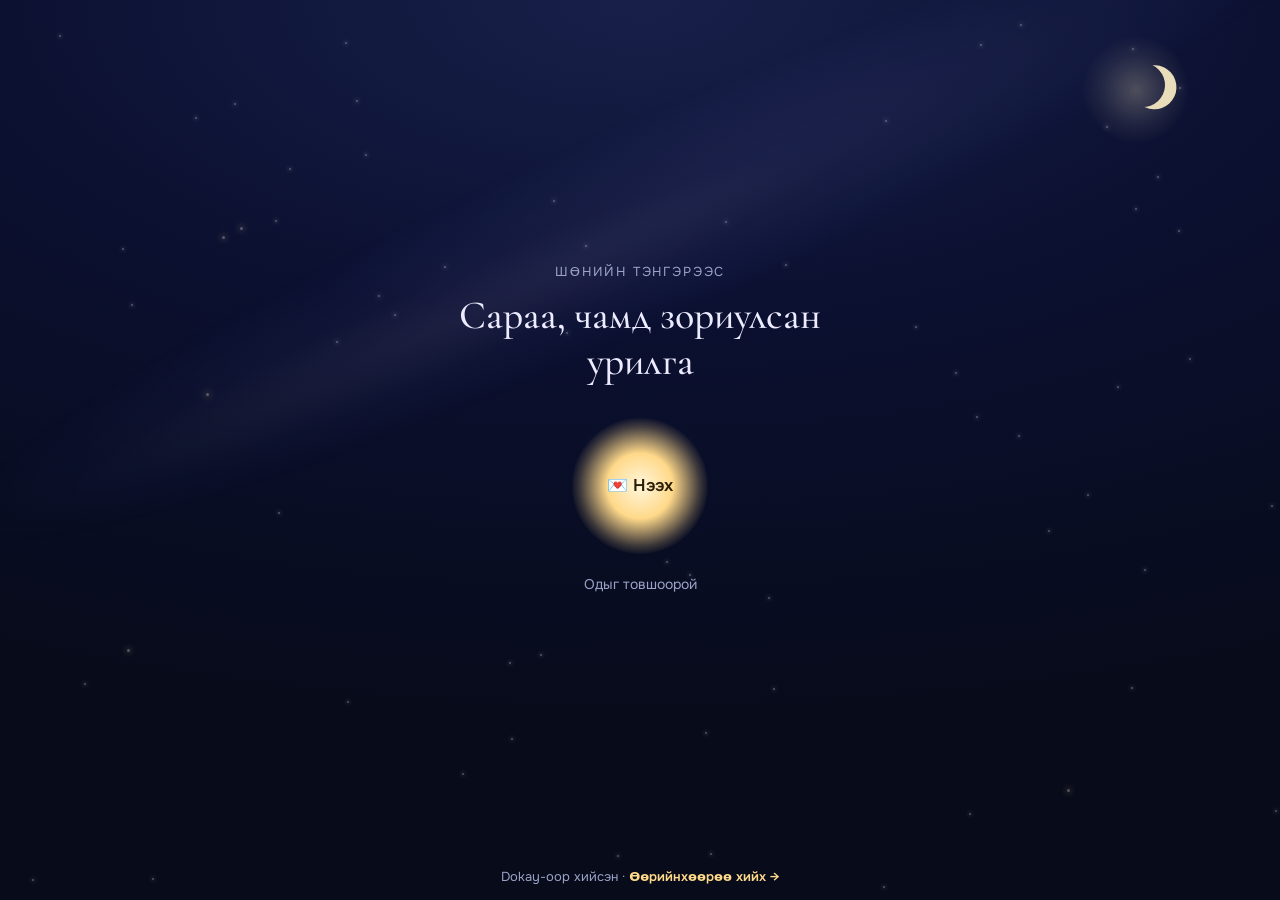
<file: stars.html>
<!doctype html>
<html lang="mn">
<head>
<meta charset="utf-8">
<meta name="viewport" content="width=device-width, initial-scale=1, viewport-fit=cover">
<meta name="theme-color" content="#070B1A">
<title>Шөнийн од — жижиг асуулт</title>
<meta name="description" content="Тэнгэрт нэг асуулт оддоос угсрагдаж байна. Нээгээд хариулаарай.">
<meta property="og:type" content="website">
<meta property="og:title" content="Шөнийн од — жижиг асуулт">
<meta property="og:description" content="Тэнгэрт нэг асуулт оддоос угсрагдаж байна. Нээгээд хариулаарай.">
<meta property="og:locale" content="mn_MN">
<meta property="og:url" content="https://ghostshdee.github.io/urilga-bolzoo/stars.html">
<meta property="og:image" content="https://ghostshdee.github.io/urilga-bolzoo/assets/og.jpg">
<meta property="og:image:width" content="1200">
<meta property="og:image:height" content="630">
<meta property="og:image:alt" content="Болзооны урилга — жишээ зураг">
<meta name="twitter:card" content="summary_large_image">
<link rel="preconnect" href="https://fonts.googleapis.com">
<link rel="preconnect" href="https://fonts.gstatic.com" crossorigin>
<link rel="stylesheet" href="https://fonts.googleapis.com/css2?family=Cormorant+Garamond:ital,wght@0,500;1,500&family=Onest:wght@400;500;600&display=swap">
<style>
  :root { --bg:#070B1A; --ink:#EDEBFF; --dim:#9BA3C7; --gold:#FFD98A; --glow:255,217,138; }
  * { box-sizing:border-box; margin:0; }
  [hidden] { display:none !important; }
  html, body { min-height:100%; }
  body {
    display:flex; flex-direction:column; min-height:100svh; overflow-x:hidden;
    background:radial-gradient(120% 80% at 50% 0%, #18204A 0%, #0B1030 45%, var(--bg) 100%) fixed var(--bg);
    color:var(--ink); font:400 16px/1.5 Onest, system-ui, sans-serif; -webkit-tap-highlight-color:transparent;
  }
  button { font:inherit; cursor:pointer; }
  :focus-visible { outline:2px solid var(--gold); outline-offset:3px; }

  /* Тэнгэр — од бүр өөрийн хэмнэлээр, зөвхөн opacity/transform */
  .sky { position:fixed; inset:0; z-index:0; pointer-events:none; overflow:hidden; }
  .milky {
    position:absolute; left:-30%; top:-10%; width:160%; height:70%; opacity:.5; transform:rotate(-24deg);
    background:radial-gradient(50% 22% at 50% 50%, rgba(170,160,255,.16), rgba(120,140,255,.06) 55%, transparent 75%),
               radial-gradient(30% 10% at 40% 52%, rgba(255,230,200,.08), transparent 70%);
    animation:drift 40s ease-in-out infinite alternate;
  }
  @keyframes drift { to { transform:rotate(-24deg) translateX(4%); opacity:.62; } }
  .st {
    position:absolute; width:2px; height:2px; border-radius:50%; background:#fff;
    box-shadow:0 0 4px 1px rgba(255,255,255,.55); opacity:.3;
    animation:tw var(--tw) ease-in-out var(--dl) infinite;
  }
  .st.b { width:3px; height:3px; box-shadow:0 0 6px 2px rgba(var(--glow),.5); }
  @keyframes tw { 0%,100% { opacity:.2; transform:scale(.7); } 50% { opacity:1; transform:scale(1.15); } }
  .halo {
    position:absolute; top:calc(7svh - 28px); right:calc(9vw - 26px); width:110px; height:110px; border-radius:50%;
    background:radial-gradient(circle, rgba(244,231,193,.28), rgba(244,231,193,.08) 45%, transparent 70%);
    animation:glow 6s ease-in-out infinite alternate;
  }
  @keyframes glow { from { opacity:.6; transform:scale(.95); } to { opacity:1; transform:scale(1.08); } }
  .moon {
    position:absolute; top:7svh; right:9vw; width:44px; height:44px; border-radius:50%;
    box-shadow:10px 6px 0 0 #F4E7C1; transform:rotate(-20deg); opacity:.95;
  }
  .shoot {
    position:absolute; width:var(--len); height:2px; border-radius:2px; transform-origin:right center;
    background:linear-gradient(90deg, rgba(255,255,255,0), rgba(255,240,210,.85));
    animation:shoot var(--dur) cubic-bezier(.3,.6,.4,1) forwards;
  }
  .shoot::after {
    content:''; position:absolute; right:-2px; top:-1px; width:4px; height:4px; border-radius:50%;
    background:#fff; box-shadow:0 0 8px 3px rgba(var(--glow),.8);
  }
  @keyframes shoot {
    0% { transform:rotate(var(--a)) translateX(0) scaleX(.3); opacity:0; }
    15% { opacity:1; }
    100% { transform:rotate(var(--a)) translateX(-300px) scaleX(1); opacity:0; }
  }
  main, footer { z-index:1; }

  /* Дуу — доод хөвөх самбар; хураахад iframe үлдэнэ (display:none биш) */
  .music {
    position:fixed; left:50%; bottom:calc(10px + env(safe-area-inset-bottom)); z-index:5; transform:translateX(-50%);
    width:304px; padding:8px 12px 10px; font-size:12px; color:var(--dim);
    background:rgba(10,14,36,.9); border:1px solid rgba(255,217,138,.28); border-radius:16px;
    box-shadow:0 8px 30px rgba(0,0,0,.45), 0 0 18px rgba(var(--glow),.12);
  }
  .music-bar { display:flex; align-items:center; justify-content:space-between; min-height:32px; }
  .music-h { color:var(--gold); font-weight:600; }
  #minBtn { min-height:32px; padding:0 10px; border-radius:999px; border:1px solid rgba(255,255,255,.2); background:transparent; color:var(--ink); font-size:12px; }
  .music-body { overflow:hidden; max-height:220px; opacity:1; transition:max-height .35s, opacity .35s; }
  .music iframe { display:block; width:280px; height:158px; border:0; border-radius:10px; margin-top:4px; }
  .music-tip { margin-top:6px; }
  .music.min .music-body { max-height:0; opacity:0; }
  body.has-music main { padding-bottom:230px; }
  body.has-music.min-music main { padding-bottom:70px; }

  main {
    flex:1; position:relative; display:flex; flex-direction:column; align-items:center; justify-content:center;
    padding:28px 22px 24px; text-align:center;
  }
  .screen { width:100%; max-width:420px; }
  .eyebrow { font-size:13px; letter-spacing:.14em; text-transform:uppercase; color:var(--dim); }
  h1, h2 { font-family:'Cormorant Garamond', Georgia, serif; font-weight:500; }
  h1 { font-size:clamp(30px, 8.5vw, 40px); line-height:1.15; margin-top:10px; }
  h2:focus, h1:focus { outline:none; }

  .orb {
    display:grid; place-items:center; width:136px; height:136px; margin:34px auto 20px;
    border:0; border-radius:50%; color:#2A1E05; font-weight:600; font-size:17px;
    background:radial-gradient(circle, #FFF6DC 0%, #FFD98A 34%, rgba(255,217,138,.22) 62%, rgba(255,217,138,0) 72%);
    animation:pulse 2.6s ease-in-out infinite;
  }
  @keyframes pulse { 50% { transform:scale(1.06); } }
  .hint { color:var(--dim); font-size:14px; }

  /* Асуулт — үсэг бүр эхлээд од, дараа нь байрандаа очиж үсэг болно */
  .to { color:var(--dim); font-size:15px; }
  .ask { font-size:clamp(34px, 10vw, 46px); line-height:1.15; margin:14px 0 12px; min-height:2.3em; }
  .ask em { font-style:italic; color:var(--gold); }
  .w { display:inline-block; white-space:nowrap; }
  .c {
    display:inline-block; position:relative; color:transparent;
    transform:translate(var(--x), var(--y)) scale(.6);
    transition:transform 1.2s cubic-bezier(.2,.8,.2,1) var(--d), color .6s calc(var(--d) + .9s), text-shadow .6s calc(var(--d) + .9s);
  }
  .c::after {
    content:''; position:absolute; left:50%; top:55%; width:6px; height:6px; margin:-3px; border-radius:50%;
    background:#fff; box-shadow:0 0 8px 3px rgba(var(--glow),.8);
    transition:opacity .5s calc(var(--d) + .9s);
  }
  .on .c { transform:none; color:inherit; }
  .on .c::after { opacity:0; }
  .on em .c { text-shadow:0 0 16px rgba(var(--glow),.55); }
  .sign { color:var(--dim); font-style:italic; font-family:'Cormorant Garamond', Georgia, serif; font-size:20px; }

  .choices {
    display:flex; gap:14px; justify-content:center; align-items:center; flex-wrap:wrap; margin-top:26px;
    opacity:0; visibility:hidden; transition:opacity .6s;
  }
  .choices.ready, .sign.ready { opacity:1; visibility:visible; }
  .sign { opacity:0; transition:opacity .6s; }
  .btn {
    display:inline-flex; align-items:center; justify-content:center; min-height:52px; padding:0 28px;
    border-radius:999px; font-weight:600; font-size:17px; text-decoration:none; transition:transform .25s, opacity .25s;
  }
  .yes { border:0; color:#241803; background:linear-gradient(#FFE3A3, #FFC76A); box-shadow:0 0 24px rgba(var(--glow),.45); }
  .no, .ghost { background:transparent; color:var(--ink); border:1px solid rgba(237,235,255,.35); }
  .fall { animation:fall .9s ease-in forwards; }
  @keyframes fall { to { transform:translate(120px, 60vh) rotate(40deg) scale(.3); opacity:0; } }

  /* Баяр — оддоос зүрх */
  #heart { width:min(70vw, 240px); height:auto; filter:drop-shadow(0 0 6px rgba(255,217,138,.7)); }
  #heart path { fill:none; stroke:rgba(255,217,138,.6); stroke-width:1.2; transition:stroke-dashoffset 1.6s ease; }
  #heart circle { fill:#FFF3D1; transform-box:fill-box; transform-origin:center; animation:pop .5s backwards; }
  @keyframes pop { from { transform:scale(0); } }
  .yay-t { font-size:clamp(36px, 10vw, 48px); margin-top:8px; }
  .sub { color:var(--dim); }

  /* Өдөр, цаг, газар */
  #planT { font-size:clamp(32px, 9vw, 42px); margin-bottom:6px; }
  .grp-h { font-size:13px; letter-spacing:.12em; text-transform:uppercase; color:var(--dim); margin:18px 0 8px; font-weight:500; }
  .chips { display:flex; flex-wrap:wrap; gap:8px; justify-content:center; }
  .chip {
    min-height:46px; padding:0 16px; border-radius:999px; color:var(--ink);
    border:1px solid rgba(255,255,255,.22); background:rgba(255,255,255,.04);
  }
  .chip[aria-pressed="true"] { background:var(--gold); color:#241803; border-color:var(--gold); box-shadow:0 0 14px rgba(var(--glow),.5); }
  #reply { margin-top:24px; }
  .msg {
    font-family:'Cormorant Garamond', Georgia, serif; font-style:italic; font-size:24px; line-height:1.3;
    padding:16px 18px; border:1px dashed rgba(255,217,138,.5); border-radius:16px;
  }
  .acts { display:flex; flex-direction:column; gap:10px; margin-top:14px; }
  #msLink { display:block; margin-top:4px; color:var(--gold); font-size:14px; }

  footer { text-align:center; padding:14px 16px calc(14px + env(safe-area-inset-bottom)); font-size:13px; color:var(--dim); position:relative; }
  footer a { color:var(--gold); font-weight:600; text-decoration:none; }
  .toast {
    position:fixed; left:50%; top:calc(16px + env(safe-area-inset-top)); z-index:6; transform:translateX(-50%);
    padding:10px 18px; border-radius:999px; background:#FFF3D1; color:#241803; font-size:15px;
    opacity:0; pointer-events:none; transition:opacity .3s; white-space:nowrap;
  }
  .toast.show { opacity:1; }

  @media (prefers-reduced-motion: reduce) {
    *, *::before, *::after { animation:none !important; transition:none !important; }
  }
</style>
<link rel="stylesheet" href="assets/music.css"><script src="assets/music.js"></script></head>
<body>
<div class="sky" aria-hidden="true">
  <i class="milky"></i><span class="halo"></span><span class="moon"></span>
</div>

<aside id="music" class="music" hidden aria-label="Дуу">
  <div class="music-bar">
    <span class="music-h">♪ дуу</span>
    <button id="minBtn" type="button" aria-expanded="true" aria-controls="musicBody">— жижигрүүлэх</button>
  </div>
  <div id="musicBody" class="music-body">
    <div id="frame"></div>
    <p class="music-tip">Дуу эхлээгүй бол тоглогч дээр нэг дараарай ▶</p>
  </div>
</aside>

<main>
  <section id="cover" class="screen">
    <p class="eyebrow">Шөнийн тэнгэрээс</p>
    <h1 id="toLine" tabindex="-1"></h1>
    <button id="open" class="orb" type="button"><span><span aria-hidden="true">💌</span> Нээх</span></button>
    <p class="hint" id="hint">Одыг товшоорой</p>
  </section>

  <section id="ask" class="screen" hidden>
    <p class="to" id="toName"></p>
    <h2 id="askText" class="ask" tabindex="-1"></h2>
    <p class="sign" id="sign"></p>
    <div id="choices" class="choices">
      <button id="yes" class="btn yes" type="button">Тийм</button>
      <button id="no" class="btn no" type="button">Үгүй</button>
    </div>
  </section>

  <section id="yay" class="screen" hidden>
    <svg id="heart" viewBox="0 0 200 190" aria-hidden="true"></svg>
    <h2 class="yay-t" tabindex="-1">Тийм гэлээ!</h2>
    <p class="sub">Одод ч баярлаж байна <span aria-hidden="true">✨</span></p>
  </section>

  <section id="plan" class="screen" hidden>
    <h2 id="planT" tabindex="-1">Хэзээ, хаана?</h2>
    <div id="when" hidden>
      <h3 class="grp-h" id="hDay">Өдөр</h3><div id="days" class="chips" role="group" aria-labelledby="hDay"></div>
      <h3 class="grp-h" id="hTime">Цаг</h3><div id="times" class="chips" role="group" aria-labelledby="hTime"></div>
      <h3 class="grp-h" id="hPlace">Газар</h3><div id="places" class="chips" role="group" aria-labelledby="hPlace"></div>
    </div>
    <div id="reply" hidden>
      <p class="msg" id="msg"></p>
      <div class="acts">
        <button id="send" class="btn yes" type="button"><span aria-hidden="true">💬</span>&nbsp;Мессеж илгээх</button>
        <button id="copy" class="btn ghost" type="button"><span aria-hidden="true">📋</span>&nbsp;Чатанд хуулах</button>
        <a id="msLink" hidden target="_blank" rel="noopener">Messenger нээх →</a>
      </div>
    </div>
  </section>
</main>

<footer>Dokay-оор хийсэн · <a href="make.html">Өөрийнхөөрөө хийх →</a></footer>
<p id="toast" class="toast" role="status" aria-live="polite"></p>

<script>
const CONFIG = { song: { youtube: 'rg0KzIXexL8', start: 0, dock: 'inline' } };
  function readGift() {
    const m = location.hash.match(/[#&]d=([A-Za-z0-9_-]{1,2000})/);
    if (!m) return null;
    try {
      const b = atob(m[1].replace(/-/g, '+').replace(/_/g, '/'));
      const o = JSON.parse(new TextDecoder().decode(Uint8Array.from(b, c => c.charCodeAt(0))));
      const s = (v, n) => typeof v === 'string' ? v.replace(/[<>"'`&]/g, '').trim().slice(0, n) : '';
      return {
        to: s(o.to, 24), from: s(o.from, 24), ask: s(o.ask, 120),
        yt: /^[A-Za-z0-9_-]{11}$/.test(o.yt) ? o.yt : '',
        t: Number.isInteger(o.t) && o.t >= 0 && o.t <= 36000 ? o.t : 0,
        ph: /^\+?[0-9]{6,15}$/.test(o.ph) ? o.ph : '',
        ms: /^[A-Za-z0-9.]{1,50}$/.test(o.ms) ? o.ms : '',
        vid: o.vid !== 0,
        when: o.when !== 0
      };
    } catch (e) { return null; }
  }

  const $ = s => document.querySelector(s);
  const RM = matchMedia('(prefers-reduced-motion: reduce)').matches;
  const wait = ms => new Promise(r => setTimeout(r, RM ? 0 : ms));

  // Өгөгдөл — линкгүй эсвэл эвдэрсэн бол жишээ (Сараа/Батаа)
  const g = readGift();
  const G = {
    to: (g && g.to) || 'Сараа',
    from: g ? g.from : 'Батаа',  /* линктэй бол жишээ нэр гаргахгүй */
    ask: (g && g.ask) || 'Надтай *болзоонд* явах уу?',
    yt: g ? g.yt : '', t: g ? g.t : 0, ph: g ? g.ph : '', ms: g ? g.ms : '',
    vid: g ? g.vid : true,
    when: g ? g.when : true
  };

  // Тэнгэр — 60–90 од, тус бүр 2–6 с хэмнэл, өөр саатал
  function sky() {
    const box = $('.sky'), n = 60 + (Math.random() * 31 | 0), frag = document.createDocumentFragment();
    for (let i = 0; i < n; i++) {
      const s = document.createElement('i');
      s.className = Math.random() < .15 ? 'st b' : 'st';
      s.style.left = (Math.random() * 100).toFixed(2) + '%';
      s.style.top = (Math.random() * 100).toFixed(2) + '%';
      s.style.setProperty('--tw', (2 + Math.random() * 4).toFixed(2) + 's');
      s.style.setProperty('--dl', (-Math.random() * 6).toFixed(2) + 's');
      frag.append(s);
    }
    box.append(frag);
  }

  // Харвах од — ташуу, 0.8–1.2 с
  function shoot() {
    if (RM) return;
    const s = document.createElement('i');
    s.className = 'shoot';
    s.style.top = (5 + Math.random() * 40 | 0) + '%';
    s.style.left = (35 + Math.random() * 60 | 0) + '%';
    s.style.setProperty('--a', (-(20 + Math.random() * 20)).toFixed(0) + 'deg');
    s.style.setProperty('--dur', (.8 + Math.random() * .4).toFixed(2) + 's');
    s.style.setProperty('--len', (80 + Math.random() * 60 | 0) + 'px');
    $('.sky').append(s);
    s.addEventListener('animationend', () => s.remove());
  }
  // 5–9 секунд тутамд ганц од; таб нуугдсан үед харвахгүй
  function meteorLoop() {
    if (RM) return;
    setTimeout(() => { if (!document.hidden) shoot(); meteorLoop(); }, 5000 + Math.random() * 4000);
  }

  function show(id) {
    document.querySelectorAll('.screen').forEach(el => { el.hidden = el.id !== id; });
    const f = $('#' + id).querySelector('[tabindex="-1"]');
    if (f) f.focus({ preventScroll: true });
  }

  function toast(t) {
    const el = $('#toast');
    el.textContent = t;
    el.classList.add('show');
    clearTimeout(toast.k);
    toast.k = setTimeout(() => el.classList.remove('show'), 2200);
  }

  // Дуу — товшилтын дараа л iframe үүсгэнэ
  function startMusic() { /* Дууг assets/music.js удирдана — энд хоосон үлдээв. */ }

  // Асуултыг үсэг бүрээр — *үг* нь <em> (зөвхөн DOM, innerHTML үгүй)
  function buildAsk() {
    const box = $('#askText');
    const plain = G.ask.replace(/\*/g, '');
    box.setAttribute('aria-label', plain);
    const inner = document.createElement('span');
    inner.setAttribute('aria-hidden', 'true');
    const total = Array.from(plain.replace(/\s/g, '')).length || 1;
    let i = 0;
    G.ask.split(/\*([^*]+)\*/).forEach((part, k) => {
      const host = k % 2 ? document.createElement('em') : inner;
      part.replace(/\*/g, '').split(/(\s+)/).forEach(tok => {
        if (!tok) return;
        if (/^\s+$/.test(tok)) { host.append(' '); return; }
        const w = document.createElement('span');
        w.className = 'w';
        for (const ch of tok) {
          const c = document.createElement('span');
          c.className = 'c';
          c.textContent = ch;
          c.style.setProperty('--x', ((Math.random() - .5) * innerWidth | 0) + 'px');
          c.style.setProperty('--y', (-(80 + Math.random() * innerHeight * .45) | 0) + 'px');
          c.style.setProperty('--d', (i++ / total * 1.4).toFixed(2) + 's');
          w.append(c);
        }
        host.append(w);
      });
      if (host !== inner) inner.append(host);
    });
    box.replaceChildren(inner);
  }

  // Оддоос зүрх
  function drawHeart() {
    const NS = 'http://www.w3.org/2000/svg', svg = $('#heart'), pts = [];
    for (let k = 0; k < 12; k++) {
      const t = k / 12 * Math.PI * 2;
      const x = 16 * Math.pow(Math.sin(t), 3);
      const y = 13 * Math.cos(t) - 5 * Math.cos(2 * t) - 2 * Math.cos(3 * t) - Math.cos(4 * t);
      pts.push([(100 + x * 5.4).toFixed(1), (84 - y * 5.4).toFixed(1)]);
    }
    const p = document.createElementNS(NS, 'path');
    p.setAttribute('d', 'M' + pts.map(q => q.join(' ')).join('L') + 'Z');
    svg.replaceChildren(p);
    pts.forEach((q, k) => {
      const c = document.createElementNS(NS, 'circle');
      c.setAttribute('cx', q[0]); c.setAttribute('cy', q[1]); c.setAttribute('r', k % 3 ? 2.4 : 3.4);
      c.style.animationDelay = (k * .08) + 's';
      svg.append(c);
    });
    if (!RM && p.getTotalLength) {
      const L = p.getTotalLength();
      p.style.strokeDasharray = L;
      p.style.strokeDashoffset = L;
      requestAnimationFrame(() => requestAnimationFrame(() => { p.style.strokeDashoffset = 0; }));
    }
  }

  // Өдөр, цаг, газар
  const TIMES = ['12:00', '14:00', '17:00', '19:00', '20:00'];
  const PLACES = ['Кино', 'Кофе', 'Оройн хоол', 'Алхах'];
  const SAY = { 'Кино': 'кино үзэхээр', 'Кофе': 'кофе уухаар', 'Оройн хоол': 'оройн хоол идэхээр', 'Алхах': 'алхахаар' };  /* мессежид орох хэлбэр */
  const WD = ['Ням', 'Даваа', 'Мягмар', 'Лхагва', 'Пүрэв', 'Баасан', 'Бямба'];
  const pick = { day: null, time: null, place: null };

  function timesFor(off) {
    if (off) return TIMES;
    const n = new Date(), m = n.getHours() * 60 + n.getMinutes() + 30;
    return TIMES.filter(t => parseInt(t, 10) * 60 > m);
  }
  function days() {
    const out = [], start = timesFor(0).length ? 0 : 1;
    for (let o = start; o < start + 7; o++) {
      const d = new Date();
      d.setDate(d.getDate() + o);
      out.push({ off: o, label: o === 0 ? 'Өнөөдөр' : o === 1 ? 'Маргааш' : WD[d.getDay()] + ' гараг' });
    }
    return out;
  }
  function chips(el, items, cur, onPick) {
    el.replaceChildren.apply(el, items.map(it => {
      const b = document.createElement('button');
      b.type = 'button';
      b.className = 'chip';
      b.textContent = it.label;
      b.setAttribute('aria-pressed', String(it.key === cur));
      b.onclick = () => {
        el.querySelectorAll('.chip').forEach(x => x.setAttribute('aria-pressed', String(x === b)));
        onPick(it.key);
      };
      return b;
    }));
  }
  function renderTimes() {
    const ts = pick.day ? timesFor(pick.day.off) : TIMES;
    if (pick.time && ts.indexOf(pick.time) < 0) pick.time = null;
    chips($('#times'), ts.map(t => ({ key: t, label: t })), pick.time, k => { pick.time = k; check(); });
  }
  function check() { if (pick.day && pick.time && pick.place) showReply(); }
  function buildPlan() {
    $('#when').hidden = false;
    const ds = days();
    chips($('#days'), ds.map(d => ({ key: d.off, label: d.label })), null, k => {
      pick.day = ds.filter(d => d.off === k)[0];
      renderTimes();
      check();
    });
    renderTimes();
    chips($('#places'), PLACES.map(p => ({ key: p, label: p })), null, k => { pick.place = k; check(); });
  }

  // Хариу
  function msg() {
    return G.when && pick.day ? 'Тийм ээ! ' + pick.day.label + ' ' + pick.time + ' цагт ' + (SAY[pick.place] || pick.place || '') + ' болзъё 💕' : 'Тийм ээ! Болзъё 💕';
  }
  function showReply() {
    const r = $('#reply');
    const first = r.hidden;
    r.hidden = false;
    $('#msg').textContent = msg();
    if (first) r.scrollIntoView({ behavior: RM ? 'auto' : 'smooth', block: 'nearest' });
  }
  function copy(t) {
    const fallback = () => {
      const a = document.createElement('textarea');
      a.value = t; a.setAttribute('readonly', ''); a.style.position = 'fixed'; a.style.opacity = '0';
      document.body.append(a); a.select();
      let ok = false;
      try { ok = document.execCommand('copy'); } catch (e) {}
      a.remove();
      return ok;
    };
    if (navigator.clipboard && navigator.clipboard.writeText) {
      return navigator.clipboard.writeText(t).then(() => true, fallback);
    }
    return Promise.resolve(fallback());
  }

  // Эхлэл
  sky();
  meteorLoop();
  document.title = G.to + ', чамд зориулсан урилга';
  $('#toLine').textContent = G.to + ', чамд зориулсан урилга';
  $('#hint').textContent = G.yt ? 'Одыг товшоорой — дуу эхэлнэ' : 'Одыг товшоорой';
  $('#toName').textContent = G.to + ',';
  $('#sign').textContent = G.from ? '— ' + G.from : '';

  $('#minBtn').onclick = () => {
    const m = $('#music'), min = m.classList.toggle('min');
    document.body.classList.toggle('min-music', min);
    $('#minBtn').textContent = min ? '+ томруулах' : '— жижигрүүлэх';
    $('#minBtn').setAttribute('aria-expanded', String(!min));
  };
  // Бүтээгч «дүрсийг харуулахгүй» гэсэн бол хураасан эхэлнэ — дуу тоглосоор
  if (G.vid === false) { $('#music').classList.add('min'); document.body.classList.add('min-music'); $('#minBtn').textContent = '▶ Дүрс харах'; $('#minBtn').setAttribute('aria-expanded','false'); }

  $('#open').onclick = async () => {
    startMusic();
    buildAsk();
    show('ask');
    requestAnimationFrame(() => requestAnimationFrame(() => $('#askText').classList.add('on')));
    await wait(2700);
    $('#sign').classList.add('ready');
    $('#choices').classList.add('ready');
  };

  const NO = ['Итгэлтэй юу?', 'Одод гуниглаж байна…', 'Дахиад нэг бодоод үз', 'Сүүлчийн од…'];
  let nk = 0;
  $('#no').onclick = () => {
    const no = $('#no'), yes = $('#yes');
    shoot();
    if (nk >= NO.length) {
      no.classList.add('fall');
      setTimeout(() => { no.hidden = true; }, RM ? 0 : 900);
      yes.focus();
      return;
    }
    no.textContent = NO[nk++];
    no.style.transform = 'scale(' + (1 - nk * .12) + ')';
    no.style.opacity = String(1 - nk * .15);
    yes.style.transform = 'scale(' + (1 + nk * .1) + ')';
  };

  $('#yes').onclick = async () => {
    InvitationMusic.start?.();
    show('yay');
    drawHeart();
    for (let i = 0; i < 6; i++) setTimeout(shoot, i * 180);
    await wait(2200);
    show('plan');
    if (G.when) buildPlan();
    else { $('#planT').textContent = 'Хариугаа илгээгээрэй'; showReply(); }
  };

  // Хариу — утас байвал SMS, үгүй бол хуваалцах цонх, боломжгүй бол хуулах
  $('#send').onclick = () => InvitationMusic.sendReply(msg(), G.ph, G.ms, $('#send'));
  $('#copy').onclick = () => copy(msg()).then(ok => {
    if (!ok) { toast('Хуулж чадсангүй — гараар сонгоорой'); return; }
    $('#copy').textContent = 'Хуулагдлаа ✓ — чатандаа буулгаарай';
    if (G.ms) { $('#msLink').href = 'https://m.me/' + G.ms; $('#msLink').hidden = false; }
  });
</script>
</body>
</html>
</file>
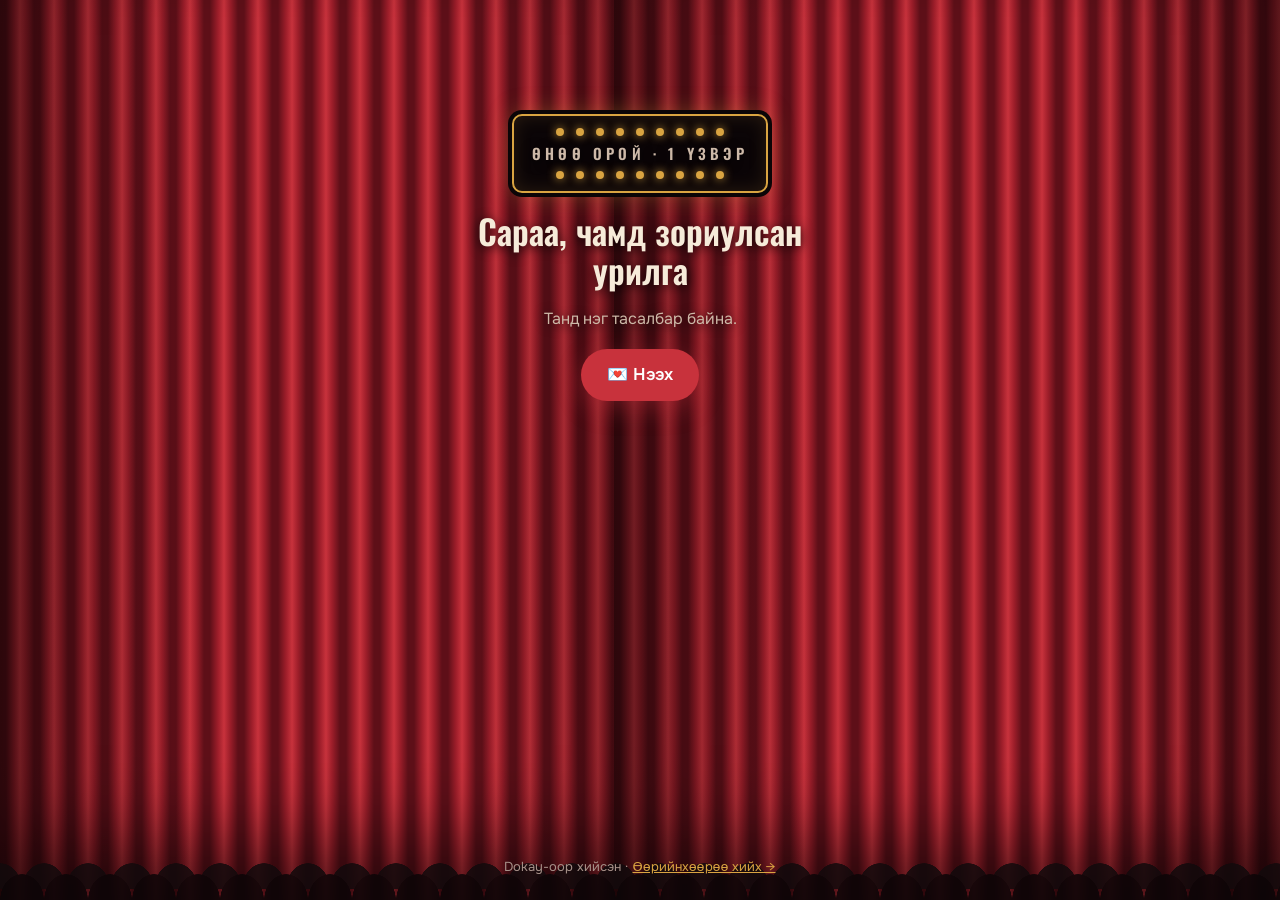
<file: ticket.html>
<!doctype html>
<html lang="mn">
<head>
<meta charset="utf-8">
<meta name="viewport" content="width=device-width, initial-scale=1, viewport-fit=cover">
<title>Танд нэг тасалбар байна — урилга</title>
<meta name="description" content="Хоёр хүний үзвэрт урьж байна. Тасалбараа нээгээрэй.">
<meta name="theme-color" content="#1B0F12">
<meta property="og:type" content="website">
<meta property="og:title" content="Танд нэг тасалбар байна">
<meta property="og:description" content="Хоёр хүний үзвэрт урьж байна. Тасалбараа нээгээрэй.">
<meta property="og:locale" content="mn_MN">
<meta property="og:image" content="https://ghostshdee.github.io/urilga-bolzoo/assets/og.jpg">
<meta property="og:image:width" content="1200">
<meta property="og:image:height" content="630">
<meta property="og:image:alt" content="Болзооны урилга (жишээ)">
<link rel="preconnect" href="https://fonts.googleapis.com">
<link rel="preconnect" href="https://fonts.gstatic.com" crossorigin>
<link rel="stylesheet" href="https://fonts.googleapis.com/css2?family=Oswald:wght@500;600&family=Onest:wght@400;500;600&display=swap">
<style>
:root{
  --bg:#1B0F12; --paper:#F6EBD9; --ink:#2A1A1A; --muted:#7D6656;
  --line:#CDB794; --red:#C8323C; --gold:#D9A441;
}
*{box-sizing:border-box}
html,body{margin:0}
body{
  min-height:100vh; min-height:100dvh;
  background:radial-gradient(120% 60% at 50% 0%,#3A1A20 0%,var(--bg) 62%) fixed var(--bg);
  color:var(--paper); font:400 16px/1.5 Onest,system-ui,sans-serif;
  display:flex; flex-direction:column; align-items:center;
  padding:24px 16px calc(24px + env(safe-area-inset-bottom)); overflow-x:hidden;
}
button{font:inherit;cursor:pointer}
[hidden]{display:none!important}
a{color:var(--gold)}
.screen{width:100%;max-width:360px;display:flex;flex-direction:column;align-items:center;gap:18px}
.screen,footer{position:relative;z-index:1}

/* театр — арын давхарга, зөвхөн transform/opacity хөдөлнө */
.theatre{position:fixed;inset:0;pointer-events:none;z-index:0;overflow:hidden}
.curtain{position:absolute;top:0;bottom:0;width:52%;
  background:repeating-linear-gradient(90deg,#5E0F18 0 6px,#9E1E2A 14px,#C8323C 20px,#9E1E2A 26px,#5E0F18 34px);
  box-shadow:inset 0 -60px 80px rgba(0,0,0,.55);transition:transform 1.4s cubic-bezier(.6,0,.2,1)}
.curtain.l{left:0;transform-origin:left}.curtain.r{right:0}
.curtain::after{content:"";position:absolute;inset:0;background:linear-gradient(90deg,rgba(0,0,0,.35),transparent 30%,transparent 70%,rgba(0,0,0,.35))}
body.opened .curtain.l{transform:translateX(-90%)}   /* захад 10% үлдэнэ */
body.opened .curtain.r{transform:translateX(90%)}
.beam{position:absolute;left:50%;top:-5%;width:140%;height:90%;transform:translateX(-50%);
  background:radial-gradient(60% 100% at 50% 0,rgba(255,236,200,.22),transparent 70%);
  clip-path:polygon(44% 0,56% 0,85% 100%,15% 100%);opacity:0;transition:opacity 1.2s .6s}
body.opened .beam{opacity:1}
.beam i{position:absolute;width:3px;height:3px;border-radius:50%;background:#FFEFD0;opacity:0;animation:dust 9s linear infinite}
.beam i:nth-child(1){left:46%;top:18%}
.beam i:nth-child(2){left:52%;top:30%;animation-delay:1.1s}
.beam i:nth-child(3){left:40%;top:46%;animation-delay:2.3s}
.beam i:nth-child(4){left:58%;top:52%;animation-delay:3.4s}
.beam i:nth-child(5){left:34%;top:68%;animation-delay:4.6s}
.beam i:nth-child(6){left:63%;top:74%;animation-delay:5.7s}
.beam i:nth-child(7){left:49%;top:62%;animation-delay:6.8s}
.beam i:nth-child(8){left:55%;top:86%;animation-delay:7.9s}
@keyframes dust{20%{opacity:.6}80%{opacity:.4}to{transform:translate(18px,-60px);opacity:0}}
.seats{position:absolute;left:0;right:0;bottom:0;height:70px;opacity:.85;
  background:radial-gradient(22px 26px at 50% 100%,#0B0507 98%,transparent) 0 100%/44px 34px repeat-x,
             radial-gradient(22px 26px at 50% 100%,#120A0C 98%,transparent) 22px 70%/44px 34px repeat-x}

.marquee{margin:0;font:600 13px/1 Oswald,sans-serif;letter-spacing:.28em;color:var(--gold);text-transform:uppercase;text-align:center}

/* товч */
.btn{min-height:52px;border:0;border-radius:999px;padding:0 26px;font-weight:600;font-size:17px;transition:transform .25s}
.btn:focus-visible,.chip:focus-visible{outline:3px solid var(--gold);outline-offset:3px}
.btn-red{background:var(--red);color:#fff;box-shadow:0 8px 24px rgba(200,50,60,.35)}
.btn-red:disabled{background:#5A3A3E;color:#C9B3B5;box-shadow:none;cursor:not-allowed}
.btn-line{background:transparent;color:var(--ink);border:2px solid var(--line)}
.btn-dark{background:transparent;color:var(--paper);border:2px solid #6B4A4F;text-decoration:none;display:inline-flex;align-items:center;justify-content:center}
.btn-big{min-height:60px;font-size:19px}
.msgr-link{align-self:center;padding:10px;font-weight:600;text-decoration:none}

/* нүүр */
.cover{margin-top:10vh;text-align:center}
.cover h1{margin:0;font:600 34px/1.15 Oswald,sans-serif}
.cover p{margin:0;color:#CDB9A8}
.cover h1,.cover p{text-shadow:0 2px 12px rgba(0,0,0,.85)}
.board{display:flex;flex-direction:column;gap:10px;padding:12px 18px;border:2px solid var(--gold);border-radius:10px;background:#0B0507;
  box-shadow:0 0 0 4px #0B0507,0 0 26px rgba(217,164,65,.35),inset 0 0 18px rgba(217,164,65,.15)}
.board .marquee{font-size:15px}
.bulbs{display:flex;gap:12px;justify-content:center}
.bulbs i{width:8px;height:8px;border-radius:50%;background:var(--gold);box-shadow:0 0 10px var(--gold);animation:blink 1.6s infinite}
.bulbs i:nth-child(2n+1){animation-delay:.4s}
.bulbs i:nth-child(2n){animation-delay:.8s}
@keyframes blink{50%{opacity:.3}}

/* тасалбар */
.ticket{width:100%;color:var(--ink);filter:drop-shadow(0 18px 30px rgba(0,0,0,.45));position:relative}
.t-main,.t-stub{background:var(--paper);position:relative;
  background-image:repeating-radial-gradient(circle at 30% 20%,rgba(120,90,60,.05) 0 1px,transparent 1px 3px)}
/* шүдлэг ирмэг — дээд нь .ticket, доод нь урагдах .stub-wrap дээр (t-stub-ийн mask тайрахгүйн тулд) */
.ticket::before,.stub-wrap::after{content:"";position:absolute;left:14px;right:14px;height:8px;pointer-events:none}
.ticket::before{top:-6px;background:radial-gradient(circle 4px at 50% 0,#0000 98%,var(--paper)) 0 0/12px 8px repeat-x}
.stub-wrap{position:relative;transition:transform 1s cubic-bezier(.3,.7,.2,1);transform-origin:12% 0}
.stub-wrap::after{bottom:-6px;background:radial-gradient(circle 4px at 50% 100%,#0000 98%,var(--paper)) 0 0/12px 8px repeat-x}
.t-main{
  border-radius:14px 14px 0 0; padding:18px 20px 22px;
  -webkit-mask:radial-gradient(circle 12px at 0 100%,#0000 98%,#000) left/51% 100% no-repeat,
               radial-gradient(circle 12px at 100% 100%,#0000 98%,#000) right/51% 100% no-repeat;
          mask:radial-gradient(circle 12px at 0 100%,#0000 98%,#000) left/51% 100% no-repeat,
               radial-gradient(circle 12px at 100% 100%,#0000 98%,#000) right/51% 100% no-repeat;
}
.t-stub{
  border-radius:0 0 14px 14px; padding:16px 20px 16px; border-top:2px dashed var(--line);
  -webkit-mask:radial-gradient(circle 12px at 0 0,#0000 98%,#000) left/51% 100% no-repeat,
               radial-gradient(circle 12px at 100% 0,#0000 98%,#000) right/51% 100% no-repeat;
          mask:radial-gradient(circle 12px at 0 0,#0000 98%,#000) left/51% 100% no-repeat,
               radial-gradient(circle 12px at 100% 0,#0000 98%,#000) right/51% 100% no-repeat;
}
.stub-wrap.torn{transform:translateY(34px) rotate(-5deg)}
.t-head{display:flex;justify-content:space-between;font:600 12px/1 Oswald,sans-serif;letter-spacing:.2em;color:var(--muted);text-transform:uppercase}
.kicker{margin:16px 0 4px;font-size:13px;color:var(--muted)}
.ask{margin:0;font:600 30px/1.15 Oswald,sans-serif;text-transform:uppercase;overflow-wrap:anywhere}
.ask em{font-style:normal;color:var(--red)}
.credits{display:flex;gap:18px;margin:14px 0 0}
.credits div{min-width:0}
.credits dt{font-size:12px;color:var(--muted)}
.credits dd{margin:0;font-weight:600;overflow-wrap:anywhere}
.answer{display:flex;flex-wrap:wrap;justify-content:center;align-items:center;gap:12px;margin-top:20px;min-height:64px}
#yes{--s:1;transform:scale(var(--s))}
#no{--s:1;transform:scale(var(--s));font-size:15px}
.stamp{
  position:absolute;top:44px;right:14px;padding:4px 10px;border:3px solid var(--red);border-radius:6px;
  color:var(--red);font:600 20px/1 Oswald,sans-serif;letter-spacing:.12em;
  transform:rotate(-12deg);opacity:0;pointer-events:none;
}
.stamp.on{opacity:.9;animation:stamp .45s cubic-bezier(.2,1.4,.4,1)}
@keyframes stamp{from{opacity:0;transform:rotate(-12deg) scale(2.2)}}
.fields{display:grid;grid-template-columns:1fr 1fr;gap:10px 14px}
.f span{display:block;font-size:11px;letter-spacing:.14em;text-transform:uppercase;color:var(--muted)}
.f b{display:block;font:600 19px/1.25 Oswald,sans-serif;min-height:24px}
.f b.ink{animation:ink .5s ease-out}
@keyframes ink{from{opacity:0;transform:translateY(-6px) scale(1.15);filter:blur(2px)}}
.barcode{height:30px;margin-top:14px;opacity:.75;
  background:repeating-linear-gradient(90deg,var(--ink) 0 2px,transparent 2px 4px,var(--ink) 4px 5px,transparent 5px 9px,var(--ink) 9px 12px,transparent 12px 14px)}
.serial{margin:6px 0 0;font:500 12px/1 Oswald,sans-serif;letter-spacing:.3em;color:var(--muted);text-align:right}
.scissor{position:absolute;left:-6px;font-size:20px;line-height:1;transform:translateY(-50%);opacity:0;z-index:2;pointer-events:none}
.scissor.go{animation:cut .8s linear forwards}
@keyframes cut{0%{opacity:1;left:-6px}100%{opacity:1;left:calc(100% - 14px)}}

/* сонголт */
.picker,.reply{width:100%;display:flex;flex-direction:column;gap:14px;margin-top:8px}
fieldset{border:0;margin:0;padding:0}
legend{font-weight:600;margin-bottom:8px}
.chips{display:flex;flex-wrap:wrap;gap:8px}
.chip{min-height:44px;padding:0 14px;border-radius:999px;border:1.5px solid #6B4A4F;background:transparent;color:var(--paper);font-size:15px}
.chip small{color:#BFA9A0;margin-left:4px}
.chip[aria-pressed="true"]{background:var(--red);border-color:var(--red);color:#fff}
.chip[aria-pressed="true"] small{color:#FFD9DC}
.chip:disabled{opacity:.35;cursor:not-allowed}
.msg{margin:0;padding:14px 16px;border-radius:12px;background:#2E181C;border:1px solid #5A3A3E;font-size:17px}
.actions{display:flex;flex-direction:column;gap:10px}
.toast{min-height:22px;margin:0;text-align:center;color:var(--gold);font-size:14px}

/* дуу */
.music{position:fixed;left:50%;bottom:calc(10px + env(safe-area-inset-bottom));transform:translateX(-50%);z-index:5;
  width:300px;padding:8px 10px;border-radius:14px;background:rgba(27,15,18,.92);border:1px solid #6B4A4F;box-shadow:0 10px 30px rgba(0,0,0,.5);
  font-size:13px;color:#CDB9A8}
.m-bar{display:flex;align-items:center;justify-content:space-between;margin-bottom:6px}
.m-bar button{min-height:36px;padding:0 12px;border-radius:999px;border:1px solid #6B4A4F;background:transparent;color:var(--paper);font-size:13px}
.music iframe{width:280px;height:158px;border:0;border-radius:8px;display:block;transition:height .3s,opacity .3s}
.music.mini iframe{position:absolute;left:10px;bottom:8px;opacity:0;pointer-events:none}   /* хэмжээ хэвээр (YouTube ≥200px), display:none БИШ — дуу зогсохгүй */
.music.mini .m-hint{display:none}
.m-hint{margin:6px 0 0;font-size:12px;text-align:center}
body.has-music{padding-bottom:calc(90px + 250px)}   /* хураагаагүй үед товч халхлахгүй */
body.has-music.mini-on{padding-bottom:110px}

footer{margin-top:auto;padding-top:36px;font-size:13px;color:#A8928A;text-align:center}

@media (prefers-reduced-motion:reduce){
  *,*::before,*::after{animation:none!important;transition:none!important}
}
</style>
<link rel="stylesheet" href="assets/music.css"><script src="assets/music.js"></script></head>
<body>

<div class="theatre" aria-hidden="true">
  <div class="beam"><i></i><i></i><i></i><i></i><i></i><i></i><i></i><i></i></div>
  <div class="curtain l"></div><div class="curtain r"></div>
  <div class="seats"></div>
</div>

<!-- 1. Нүүр -->
<section class="screen cover" id="cover">
  <div class="board">
    <div class="bulbs" aria-hidden="true"><i></i><i></i><i></i><i></i><i></i><i></i><i></i><i></i><i></i></div>
    <p class="marquee">Өнөө орой · 1 үзвэр</p>
    <div class="bulbs" aria-hidden="true"><i></i><i></i><i></i><i></i><i></i><i></i><i></i><i></i><i></i></div>
  </div>
  <h1 id="coverTitle">Сараа, чамд зориулсан урилга</h1>
  <p>Танд нэг тасалбар байна.</p>
  <button class="btn btn-red" id="open" type="button"><span aria-hidden="true">💌 </span>Нээх</button>
</section>

<!-- 2. Тасалбар -->
<main class="screen" id="stage" hidden>
  <div class="ticket" id="ticket">
    <div class="t-main">
      <div class="t-head"><span>Dokay кино</span><span>НЭГ ХҮН · ХОЁУЛАА</span></div>
      <p class="kicker">Өнөөдрийн үзвэр</p>
      <h2 class="ask" id="ask"></h2>
      <dl class="credits">
        <div><dt>Гол дүрд</dt><dd id="toName"></dd></div>
        <div><dt>Урьсан</dt><dd id="fromName"></dd></div>
      </dl>
      <div class="answer" id="answer">
        <button class="btn btn-red" id="yes" type="button">Тийм</button>
        <button class="btn btn-line" id="no" type="button">Үгүй</button>
      </div>
      <div class="stamp" id="stamp" aria-hidden="true">Зөвшөөрөв</div>
    </div>
    <span class="scissor" id="scissor" aria-hidden="true">✂</span>
    <div class="stub-wrap" id="stub" aria-live="polite"><div class="t-stub">
      <div class="fields">
        <div class="f"><span>Өдөр</span><b id="fDay">— —</b></div>
        <div class="f"><span>Цаг</span><b id="fTime">—:—</b></div>
        <div class="f"><span>Газар</span><b id="fPlace">— —</b></div>
        <div class="f"><span>Суудал</span><b>2 хүн</b></div>
      </div>
      <div class="barcode" aria-hidden="true"></div>
      <p class="serial" id="serial"></p>
    </div></div>
  </div>

  <!-- 3. Өдөр, цаг, газар -->
  <section class="picker" id="picker" hidden>
    <p class="marquee">Тасалбараа бөглөөрэй</p>
    <fieldset><legend>Өдөр</legend><div class="chips" id="cDay"></div></fieldset>
    <fieldset><legend>Цаг</legend><div class="chips" id="cTime"></div></fieldset>
    <fieldset><legend>Газар</legend><div class="chips" id="cPlace"></div></fieldset>
    <button class="btn btn-red" id="tear" type="button" disabled><span aria-hidden="true">✂ </span>Тасалбараа таслах</button>
  </section>

  <!-- 4. Хариу -->
  <section class="reply" id="reply" hidden>
    <p class="marquee">Хариугаа илгээгээрэй</p>
    <p class="msg" id="msg"></p>
    <div class="actions">
      <button class="btn btn-red btn-big" id="send" type="button"><span aria-hidden="true">💬 </span>Мессеж илгээх</button>
      <button class="btn btn-dark" id="copy" type="button"><span aria-hidden="true">📋 </span>Чатанд хуулах</button>
      <a class="msgr-link" id="msgr" target="_blank" rel="noopener" hidden>Messenger нээх →</a>
    </div>
    <p class="toast" id="toast" role="status" aria-live="polite"></p>
  </section>
</main>

<div class="music" id="music" hidden>
  <div class="m-bar"><span>♪ дуу</span><button type="button" id="mini">— жижигрүүлэх</button></div>
  <div id="ytBox"></div>
  <p class="m-hint">Дуу эхлээгүй бол тоглогч дээр нэг дараарай ▶</p>
</div>

<footer>Dokay-оор хийсэн · <a href="make.html">Өөрийнхөөрөө хийх →</a></footer>

<script>
const CONFIG = { song: { youtube: 'rg0KzIXexL8', start: 0, dock: 'inline' } };
function readGift() {
  const m = location.hash.match(/[#&]d=([A-Za-z0-9_-]{1,2000})/);
  if (!m) return null;
  try {
    const b = atob(m[1].replace(/-/g, '+').replace(/_/g, '/'));
    const o = JSON.parse(new TextDecoder().decode(Uint8Array.from(b, c => c.charCodeAt(0))));
    const s = (v, n) => typeof v === 'string' ? v.replace(/[<>"'`&]/g, '').trim().slice(0, n) : '';
    return {
      to: s(o.to, 24), from: s(o.from, 24), ask: s(o.ask, 120),
      yt: /^[A-Za-z0-9_-]{11}$/.test(o.yt) ? o.yt : '',
      t: Number.isInteger(o.t) && o.t >= 0 && o.t <= 36000 ? o.t : 0,
      ph: /^\+?[0-9]{6,15}$/.test(o.ph) ? o.ph : '',
      ms: /^[A-Za-z0-9.]{1,50}$/.test(o.ms) ? o.ms : '',
      vid: o.vid !== 0,
      when: o.when !== 0
    };
  } catch (e) { return null; }
}

// Анхдагч жишээ — линк буруу эсвэл хоосон үед
const DEF = { to: 'Сараа', from: 'Батаа', ask: 'Надтай *болзоонд* явах уу?', yt: '', t: 0, ph: '', ms: '', when: true };
const raw = readGift();
const G = raw ? Object.assign({}, raw, { to: raw.to || DEF.to, from: raw.from || '',  /* линктэй бол жишээ нэр гаргахгүй */ ask: raw.ask || DEF.ask }) : DEF;

const $ = id => document.getElementById(id);
const calm = matchMedia('(prefers-reduced-motion: reduce)').matches;
const wait = ms => new Promise(r => setTimeout(r, calm ? 0 : ms));

// Асуулт: *үг* → <em>, зөвхөн DOM-оор
function renderAsk(el, text) {
  el.textContent = '';
  text.split(/(\*[^*]+\*)/).forEach(p => {
    if (!p) return;
    if (/^\*[^*]+\*$/.test(p)) {
      const em = document.createElement('em');
      em.textContent = p.slice(1, -1);
      el.appendChild(em);
    } else el.appendChild(document.createTextNode(p.replace(/\*/g, '')));
  });
}

$('coverTitle').textContent = G.to + ', чамд зориулсан урилга';
$('toName').textContent = G.to;
$('fromName').textContent = G.from || 'Нууц хүн 🤫';
renderAsk($('ask'), G.ask);
document.title = G.to + ', чамд нэг тасалбар';

// Серийн дугаар — нэг урилга үргэлж ижил дугаартай
(function () {
  let h = 0;
  for (const c of G.to + G.from) h = (h * 31 + c.charCodeAt(0)) >>> 0;
  $('serial').textContent = '№ 0' + String(h % 1000000).padStart(6, '0');
})();

// Дуу — товшилтын дараа л iframe үүсгэнэ
function mountSong() { /* Дууг assets/music.js удирдана — энд хоосон үлдээв. */ }

// Дууны самбарыг хураах/дэлгэх — iframe устахгүй тул дуу үргэлжилнэ
$('mini').addEventListener('click', () => {
  const on = $('music').classList.toggle('mini');
  document.body.classList.toggle('mini-on', on);
  $('mini').textContent = on ? '＋ томруулах' : '— жижигрүүлэх';
});
// Бүтээгч «дүрсийг харуулахгүй» гэсэн бол хураасан эхэлнэ — дуу тоглосоор
if (G.vid === false) { $('music').classList.add('mini'); document.body.classList.add('mini-on'); $('mini').textContent = '▶ Дүрс харах'; }

$('open').addEventListener('click', async () => {
  $('open').disabled = true;
  // Дууг товшилтын дотор шууд эхлүүлнэ (autoplay зөвшөөрөл алдагдахгүй)
  if (G.yt) { $('music').hidden = false;  mountSong(); }
  document.body.classList.add('opened');   // хөшиг нээгдэнэ
  await wait(900);
  $('cover').hidden = true;
  $('stage').hidden = false;
  $('yes').focus();
});

// «Үгүй» тоглоом — үг солигдож жижгэрнэ, «Тийм» томорно
const NO_TEXT = ['Итгэлтэй юу?', 'Дахин бодоорой', 'Тасалбар буцаагдахгүй 🎟', 'Сүүлийн суудал шүү', 'За за, ойлголоо…'];
let noCount = 0;
$('no').addEventListener('click', () => {
  if (noCount >= NO_TEXT.length) { $('no').hidden = true; $('yes').focus(); return; }
  $('no').textContent = NO_TEXT[noCount];
  noCount++;
  $('no').style.setProperty('--s', Math.max(0.5, 1 - noCount * 0.1));
  $('yes').style.setProperty('--s', 1 + noCount * 0.1);
});

// Тасалбарын талбар бэхээр бичигдэнэ
function ink(id, text) {
  const el = $(id);
  el.textContent = text;
  el.classList.remove('ink'); void el.offsetWidth; el.classList.add('ink');
}

// Өдөр, цаг, газар
const WD = ['Ням', 'Даваа', 'Мягмар', 'Лхагва', 'Пүрэв', 'Баасан', 'Бямба'];
const TIMES = [12, 14, 17, 19, 20];
const PLACES = ['Кино', 'Кофе', 'Оройн хоол', 'Алхах'];
const SAY = { 'Кино': 'кино үзэхээр', 'Кофе': 'кофе уухаар', 'Оройн хоол': 'оройн хоол идэхээр', 'Алхах': 'алхахаар' };  /* мессежид орох хэлбэр */
const pick = { day: null, time: null, place: null };

function dayList() {
  const now = new Date(), out = [];
  for (let i = 0; i < 7; i++) {
    const d = new Date(now.getFullYear(), now.getMonth(), now.getDate() + i);
    if (i === 0 && !TIMES.some(h => h > now.getHours())) continue;   // өнөөдрийн цаг бүгд өнгөрсөн
    const label = i === 0 ? 'Өнөөдөр' : i === 1 ? 'Маргааш' : WD[d.getDay()] + ' гараг';
    out.push({ i, label, date: (d.getMonth() + 1) + '/' + d.getDate() });
  }
  return out;
}

function chip(parent, text, small, onPick) {
  const b = document.createElement('button');
  b.type = 'button'; b.className = 'chip';
  b.setAttribute('aria-pressed', 'false');
  b.textContent = text;
  if (small) { const s = document.createElement('small'); s.textContent = small; b.appendChild(s); }
  b.addEventListener('click', () => {
    parent.querySelectorAll('.chip').forEach(c => c.setAttribute('aria-pressed', 'false'));
    b.setAttribute('aria-pressed', 'true');
    onPick();
  });
  parent.appendChild(b);
  return b;
}

function buildTimes() {
  const box = $('cTime'); box.textContent = '';
  const nowH = new Date().getHours();
  TIMES.forEach(h => {
    const label = h + ':00';
    const b = chip(box, label, '', () => { pick.time = label; ink('fTime', label); ready(); });
    if (pick.day && pick.day.i === 0 && h <= nowH) b.disabled = true;
    if (pick.time === label) {
      if (b.disabled) { pick.time = null; $('fTime').textContent = '—:—'; }
      else b.setAttribute('aria-pressed', 'true');
    }
  });
}

dayList().forEach(d => chip($('cDay'), d.label, d.date, () => { pick.day = d; ink('fDay', d.label); buildTimes(); ready(); }));
buildTimes();
PLACES.forEach(p => chip($('cPlace'), p, '', () => { pick.place = p; ink('fPlace', p); ready(); }));

function ready() { $('tear').disabled = !(pick.day && pick.time && pick.place); }

// «Тийм»
$('yes').addEventListener('click', async () => {
  InvitationMusic.start?.();
  $('answer').hidden = true;
  $('stamp').classList.add('on');
  await wait(700);
  if (G.when) {
    $('picker').hidden = false;
    $('picker').scrollIntoView({ behavior: calm ? 'auto' : 'smooth', block: 'start' });
  } else {
    ink('fDay', 'Удахгүй'); ink('fTime', 'Хамтдаа'); ink('fPlace', 'Тохиролцоно');
    tear('Тийм ээ! Болзъё 💕');
  }
});

$('tear').addEventListener('click', () => {
  tear('Тийм ээ! ' + pick.day.label + ' ' + pick.time + ' цагт ' + (SAY[pick.place] || pick.place) + ' болзъё 💕');
});

// Тасдах зураасаар урагдана
async function tear(text) {
  $('picker').hidden = true;
  const sc = $('scissor'), stub = $('stub');
  sc.style.top = stub.offsetTop + 'px';
  sc.classList.add('go');
  await wait(800);
  sc.hidden = true;
  stub.classList.add('torn');
  await wait(500);
  showReply(text);
}

// Хариу
async function copyText(t) {
  try { await navigator.clipboard.writeText(t); return true; }
  catch (e) {
    const a = document.createElement('textarea');
    a.value = t; a.setAttribute('readonly', '');
    a.style.position = 'fixed'; a.style.opacity = '0';
    document.body.appendChild(a); a.select();
    let ok = false;
    try { ok = document.execCommand('copy'); } catch (_) {}
    a.remove();
    return ok;
  }
}

function showReply(text) {
  const enc = encodeURIComponent(text);
  $('msg').textContent = text;
  $('reply').hidden = false;
  $('reply').scrollIntoView({ behavior: calm ? 'auto' : 'smooth', block: 'start' });
  // 1) Мессеж: утас байвал SMS, үгүй бол утасны хуваалцах цонх, тэр нь болохгүй бол хуулах
  $('send').onclick = () => InvitationMusic.sendReply(text, G.ph, G.ms, $('send'));
  // 2) Хуулах: дараа нь Messenger-ийн холбоос гарна
  $('copy').onclick = async () => {
    if (await copyText(text)) {
      $('copy').textContent = 'Хуулагдлаа ✓ — чатандаа буулгаарай';
      $('toast').textContent = '';
    } else $('toast').textContent = 'Хуулж чадсангүй — мессежийг гараар сонгоорой';
    if (G.ms) { $('msgr').href = 'https://m.me/' + G.ms; $('msgr').hidden = false; }
  };
}
</script>
</body>
</html>
</file>
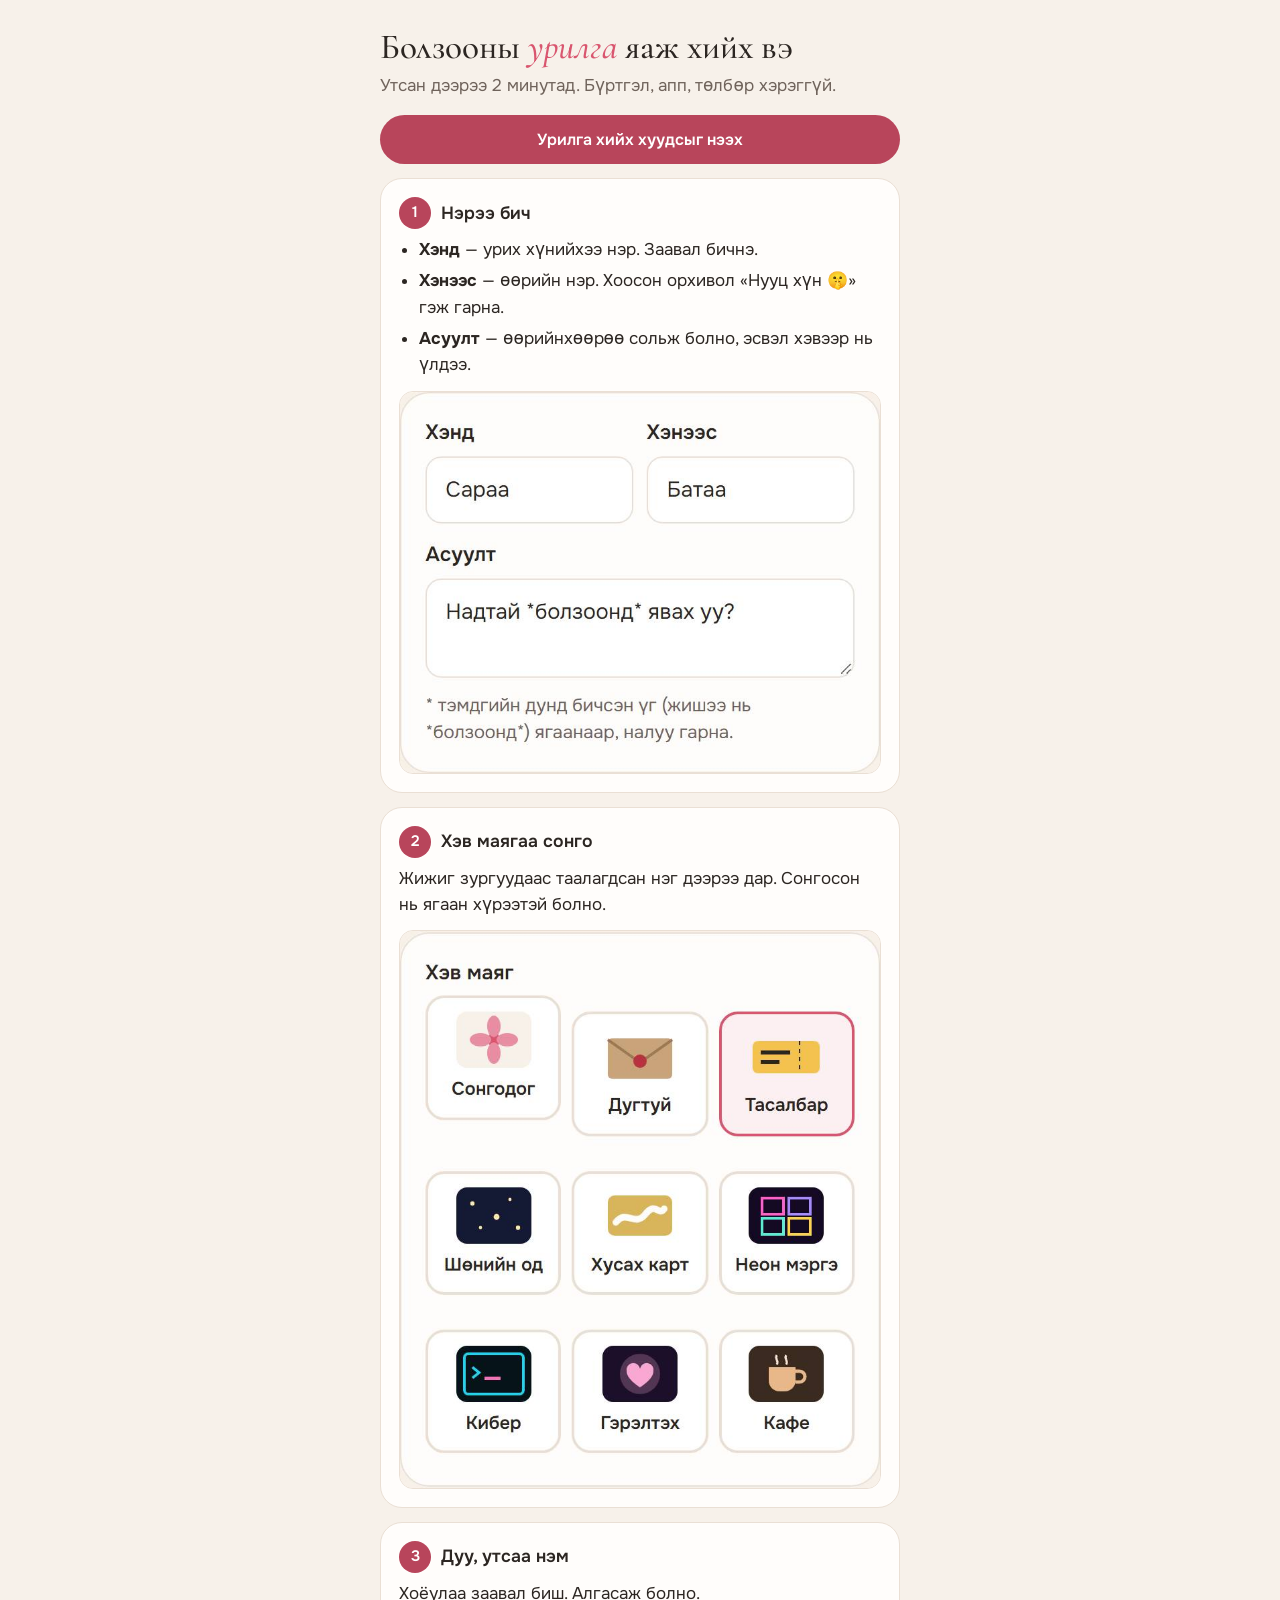
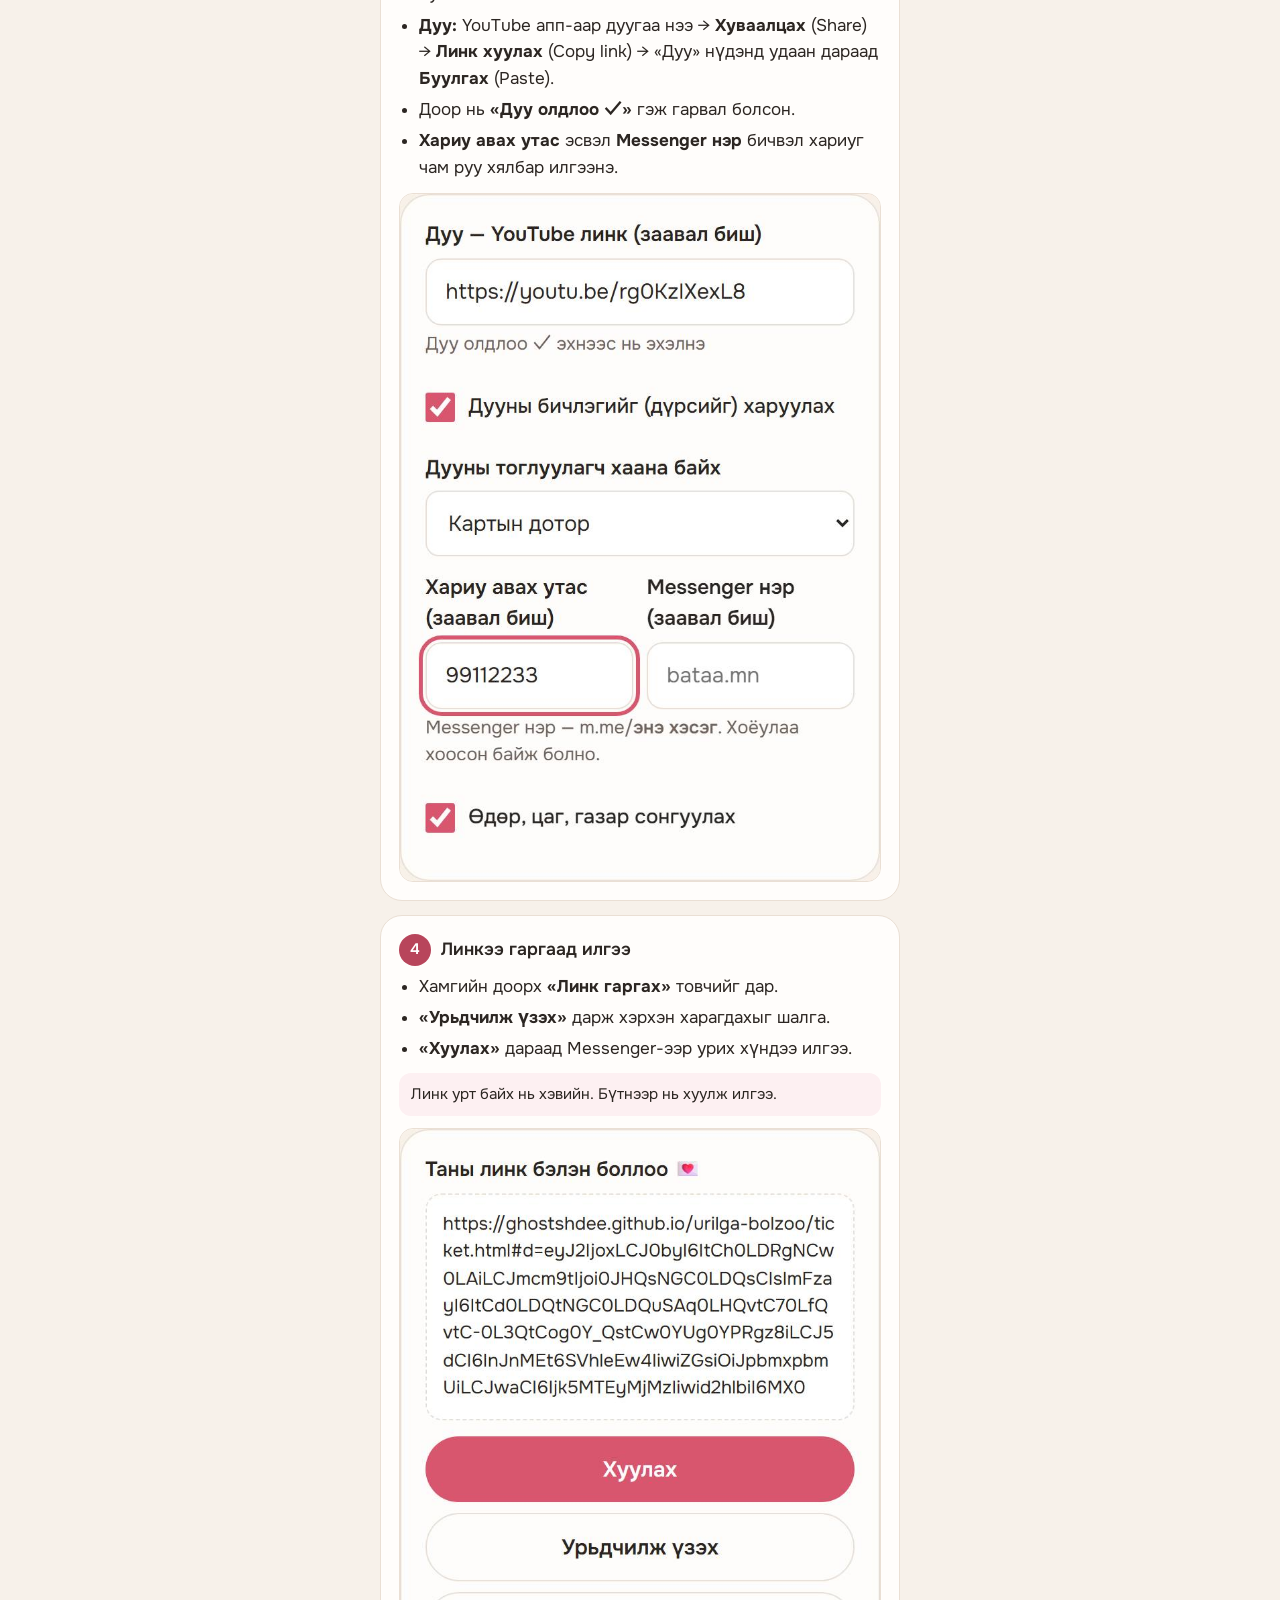
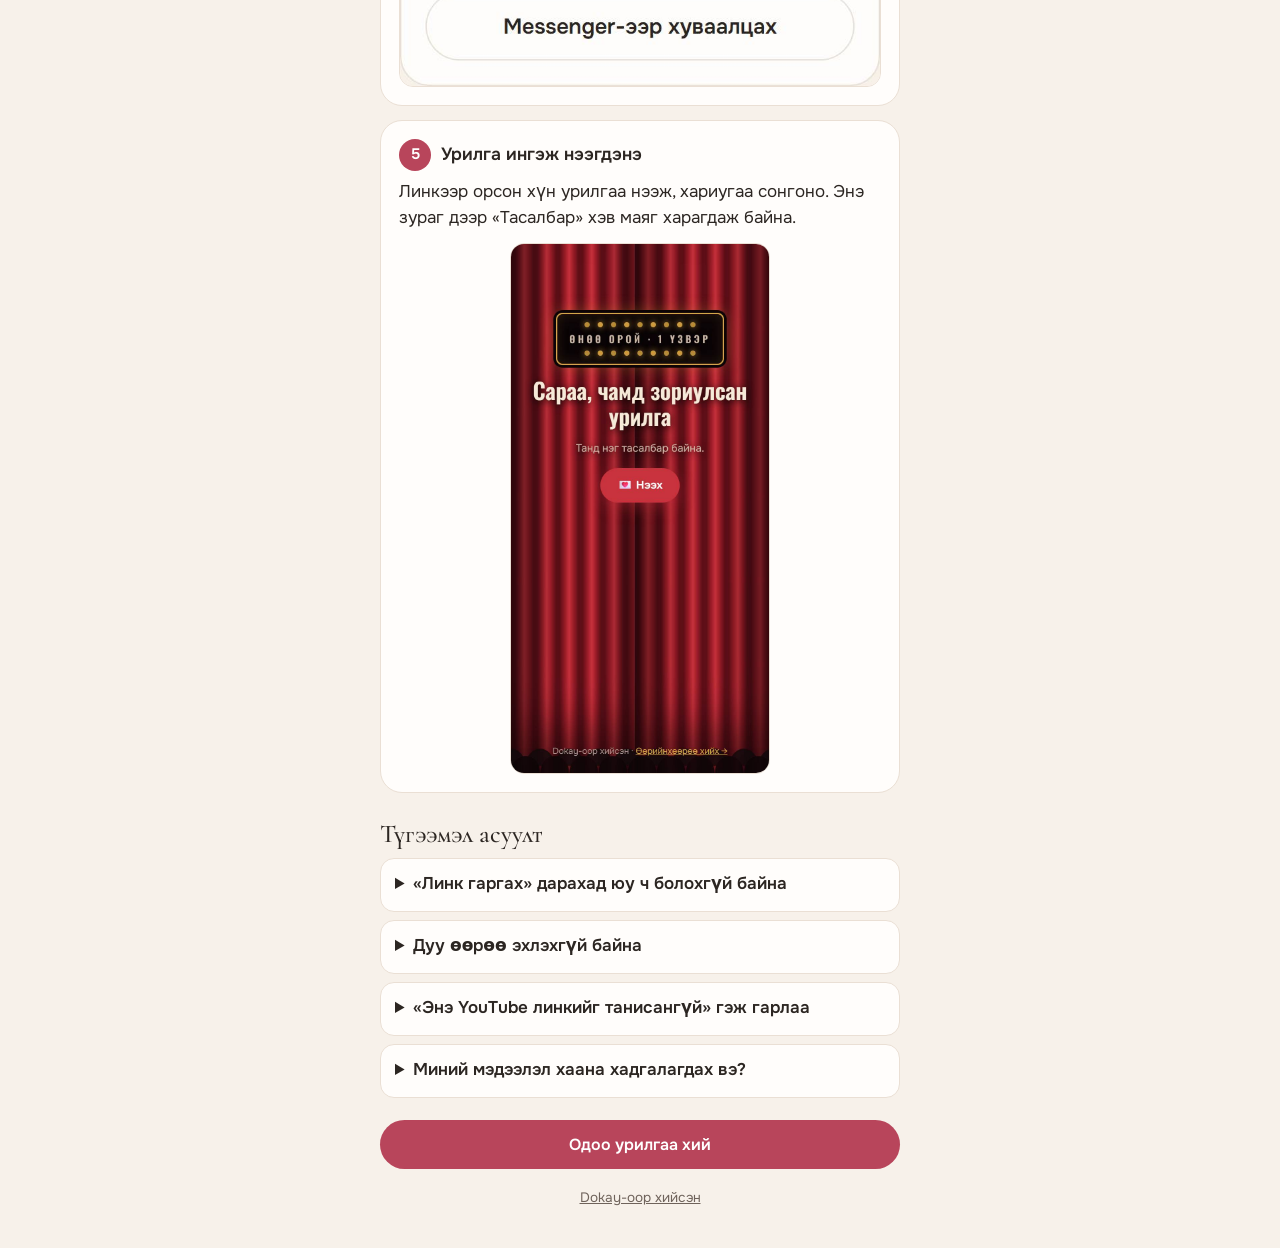
<file: zaavar.html>
<!DOCTYPE html>
<html lang="mn">
<head>
<meta charset="UTF-8">
<meta name="viewport" content="width=device-width, initial-scale=1">
<meta name="theme-color" content="#F7F1EA">
<title>Болзооны урилга яаж хийх вэ — зурагтай заавар</title>
<meta name="description" content="Болзооны урилгаа утсан дээрээ 5 алхмаар хий. Алхам бүрийг зурагтай тайлбарлав.">
<meta property="og:type" content="article">
<meta property="og:title" content="Болзооны урилга яаж хийх вэ — 5 алхам">
<meta property="og:description" content="Нэрээ бич, хэв маягаа сонго, дуугаа нэм, линкээ илгээ. Алхам бүрийг зурагтай тайлбарлав.">
<meta property="og:locale" content="mn_MN">
<meta property="og:image" content="https://ghostshdee.github.io/urilga-bolzoo/assets/og.jpg">
<meta name="twitter:card" content="summary_large_image">
<link rel="icon" href="data:image/svg+xml,<svg xmlns='http://www.w3.org/2000/svg' viewBox='0 0 64 64'><text y='52' font-size='52'>💌</text></svg>">
<link rel="preconnect" href="https://fonts.googleapis.com">
<link rel="preconnect" href="https://fonts.gstatic.com" crossorigin>
<link rel="stylesheet" href="https://fonts.googleapis.com/css2?family=Cormorant+Garamond:ital,wght@0,500;1,500&family=Onest:wght@400;500;600&display=swap">
<style>
:root{--paper:#F7F1EA;--card:#FFFDFB;--ink:#2C2622;--muted:#6F635B;--line:#EADFD4;--rose:#D9566F;--rose-dk:#B8455B;--radius:22px;
  --font-display:'Cormorant Garamond',Georgia,serif;--font-body:'Onest',system-ui,sans-serif}
*{box-sizing:border-box;margin:0}
body{background:var(--paper);color:var(--ink);font:400 17px/1.55 var(--font-body);padding:20px 16px 40px}
main{max-width:520px;margin:0 auto}
h1{font:500 2.2rem/1.1 var(--font-display);margin:8px 0 6px}
h1 em{color:var(--rose)}
.lead{color:var(--muted);margin-bottom:16px}
.btn{display:block;text-align:center;text-decoration:none;font:600 1rem var(--font-body);border-radius:999px;padding:14px 18px;min-height:48px;background:var(--rose-dk);color:#fff}
.btn:hover{background:#9F3A4E}
.btn:focus-visible,a:focus-visible,summary:focus-visible{outline:3px solid var(--rose);outline-offset:2px}
.step{background:var(--card);border:1px solid var(--line);border-radius:var(--radius);padding:18px;margin-top:14px}
.step h2{display:flex;align-items:center;gap:10px;font:600 1.1rem/1.3 var(--font-body);margin-bottom:8px}
.num{flex:none;width:32px;height:32px;border-radius:50%;background:var(--rose-dk);color:#fff;display:grid;place-items:center;font-size:.95rem}
.step ul{padding-left:20px;margin-top:6px}
.step li{margin-bottom:5px}
.step img{display:block;width:100%;height:auto;margin-top:12px;border:1px solid var(--line);border-radius:14px}
.step img.tall{max-width:260px;margin-inline:auto}
.tip{background:#FDF0F2;border-radius:12px;padding:10px 12px;margin-top:10px;font-size:.95rem}
h2.faq-title{font:500 1.6rem/1.2 var(--font-display);margin:26px 0 8px}
details{background:var(--card);border:1px solid var(--line);border-radius:14px;padding:12px 14px;margin-bottom:8px}
summary{font-weight:600;cursor:pointer;min-height:28px}
details p{margin-top:8px;color:var(--muted)}
.end{margin-top:22px}
footer{text-align:center;font-size:.85rem;color:var(--muted);margin-top:18px}
footer a{color:inherit}
</style>
</head>
<body>
<main>
  <h1>Болзооны <em>урилга</em> яаж хийх вэ</h1>
  <p class="lead">Утсан дээрээ 2 минутад. Бүртгэл, апп, төлбөр хэрэггүй.</p>
  <a class="btn" href="make.html">Урилга хийх хуудсыг нээх</a>

  <section class="step">
    <h2><span class="num">1</span>Нэрээ бич</h2>
    <ul>
      <li><b>Хэнд</b> — урих хүнийхээ нэр. Заавал бичнэ.</li>
      <li><b>Хэнээс</b> — өөрийн нэр. Хоосон орхивол «Нууц хүн 🤫» гэж гарна.</li>
      <li><b>Асуулт</b> — өөрийнхөөрөө сольж болно, эсвэл хэвээр нь үлдээ.</li>
    </ul>
    <img src="assets/zaavar/1-ner.jpg" width="716" height="568" loading="lazy" alt="Хэнд нүдэнд Сараа, Хэнээс нүдэнд Батаа гэж бичсэн, доор нь асуулт бичих нүд.">
  </section>

  <section class="step">
    <h2><span class="num">2</span>Хэв маягаа сонго</h2>
    <p>Жижиг зургуудаас таалагдсан нэг дээрээ дар. Сонгосон нь ягаан хүрээтэй болно.</p>
    <img src="assets/zaavar/2-heviin-mayag.jpg" width="716" height="830" loading="lazy" alt="9 хэв маягийн жагсаалт: Сонгодог, Дугтуй, Тасалбар, Шөнийн од, Хусах карт, Неон мэргэ, Кибер, Гэрэлтэх, Кафе. Тасалбар сонгогдсон.">
  </section>

  <section class="step">
    <h2><span class="num">3</span>Дуу, утсаа нэм</h2>
    <p>Хоёулаа заавал биш. Алгасаж болно.</p>
    <ul>
      <li><b>Дуу:</b> YouTube апп-аар дуугаа нээ → <b>Хуваалцах</b> (Share) → <b>Линк хуулах</b> (Copy link) → «Дуу» нүдэнд удаан дараад <b>Буулгах</b> (Paste).</li>
      <li>Доор нь <b>«Дуу олдлоо ✓»</b> гэж гарвал болсон.</li>
      <li><b>Хариу авах утас</b> эсвэл <b>Messenger нэр</b> бичвэл хариуг чам руу хялбар илгээнэ.</li>
    </ul>
    <img src="assets/zaavar/3-duu-utas.jpg" width="716" height="1024" loading="lazy" alt="YouTube линк оруулсан нүд, доор нь Дуу олдлоо гэсэн бичиг, утасны дугаар бичсэн нүд.">
  </section>

  <section class="step">
    <h2><span class="num">4</span>Линкээ гаргаад илгээ</h2>
    <ul>
      <li>Хамгийн доорх <b>«Линк гаргах»</b> товчийг дар.</li>
      <li><b>«Урьдчилж үзэх»</b> дарж хэрхэн харагдахыг шалга.</li>
      <li><b>«Хуулах»</b> дараад Messenger-ээр урих хүндээ илгээ.</li>
    </ul>
    <p class="tip">Линк урт байх нь хэвийн. Бүтнээр нь хуулж илгээ.</p>
    <img src="assets/zaavar/4-link.jpg" width="716" height="830" loading="lazy" alt="Таны линк бэлэн боллоо гэсэн хэсэг: урт линк, Хуулах, Урьдчилж үзэх, Messenger-ээр хуваалцах товчнууд.">
  </section>

  <section class="step">
    <h2><span class="num">5</span>Урилга ингэж нээгдэнэ</h2>
    <p>Линкээр орсон хүн урилгаа нээж, хариугаа сонгоно. Энэ зураг дээр «Тасалбар» хэв маяг харагдаж байна.</p>
    <img class="tall" src="assets/zaavar/5-urilga.jpg" width="780" height="1600" loading="lazy" alt="Сараа, чамд зориулсан урилга гэсэн тасалбарын хуудас, улаан хөшигтэй, Нээх товчтой.">
  </section>

  <h2 class="faq-title">Түгээмэл асуулт</h2>
  <details>
    <summary>«Линк гаргах» дарахад юу ч болохгүй байна</summary>
    <p>Өмнө нь энэ товч түр ажиллахгүй байсан, одоо засагдсан. Хуудсаа шинэчлээд дахин оролдоно уу. «Хэнд» нүд хоосон байвал линк гарахгүй.</p>
  </details>
  <details>
    <summary>Дуу өөрөө эхлэхгүй байна</summary>
    <p>Утас дууг автоматаар тоглуулахыг хаадаг. Урилга нээсэн хүн «▶ Дууг сонсох» товч дарна.</p>
  </details>
  <details>
    <summary>«Энэ YouTube линкийг танисангүй» гэж гарлаа</summary>
    <p>YouTube-ээс «Линк хуулах»-аар дахин хуулж оруул. Эсвэл нүдийг хоосон орхиод дуугүй илгээж болно.</p>
  </details>
  <details>
    <summary>Миний мэдээлэл хаана хадгалагдах вэ?</summary>
    <p>Серверт хадгалагдахгүй, линк дотроо л явна. Гэхдээ линктэй хүн бүр дотор нь бичсэн утасны дугаарыг харж чадна, тиймээс линкээ зөвхөн урих хүндээ илгээ.</p>
  </details>

  <a class="btn end" href="make.html">Одоо урилгаа хий</a>
</main>
<footer><a href="https://ghostshdee.github.io/" target="_blank" rel="noopener">Dokay-оор хийсэн</a></footer>
</body>
</html>
</file>
<file: assets/music.css>
/* Хуучин хөвөх самбаруудыг шинэ тоглогч орлоно. */
#legacySong, #music { display:none !important; }
.inv-music[hidden], .inv-music [hidden] { display:none !important; }
.inv-music { --music-accent:#a64a62; box-sizing:border-box; position:relative; isolation:isolate; width:244px; max-width:none; margin:24px auto; color:#30252c; font:14px/1.4 system-ui,sans-serif; text-align:center; }
.inv-music *, .inv-music *::before, .inv-music *::after { box-sizing:border-box; }
.inv-music .music-controls { display:flex; justify-content:flex-end; gap:8px; margin-bottom:8px; }
.inv-music button { appearance:none; display:inline-flex; align-items:center; justify-content:center; width:44px; height:44px; min-height:44px; padding:0; border:1px solid currentColor; border-radius:50%; background:#fff6ec; color:#38252c; cursor:pointer; font:20px system-ui; box-shadow:none; }
.inv-music button:focus-visible { outline:3px solid var(--music-accent); outline-offset:3px; }
.inv-music .music-art { position:relative; padding:12px 20px 16px; border:2px solid #c8a8a0; border-radius:12px; background:#fff5e9; box-shadow:0 14px 32px #24111a26; }
.inv-music .music-caption { position:relative; margin:0 0 10px; font-size:13px; letter-spacing:.05em; }
.inv-music #songFrame { position:relative; width:200px; height:200px; border-radius:8px; background:#151218; }
.inv-music #songFrame iframe { position:static; display:block; width:200px !important; height:200px !important; min-width:200px; min-height:200px; opacity:1; border:0; border-radius:8px; transform:none; }
.inv-music .music-note { position:relative; margin:12px 0 0; font-size:11px; }
.inv-music .music-decoration { pointer-events:none; position:absolute; z-index:-1; }
.inv-music.music-corner { position:fixed; z-index:1000; right:max(16px, env(safe-area-inset-right)); bottom:max(16px, env(safe-area-inset-bottom)); margin:0; }
body.music-reserved { padding-bottom:440px !important; }
body.music-reserved.music-collapsed { padding-bottom:88px !important; }
.inv-music.is-collapsed { width:44px; }
.inv-music.is-collapsed .music-controls { margin:0; }
.music-index .music-art { background:linear-gradient(135deg,#dba5a0,#fff0df); border-color:#bd7c85; }
.music-index .music-decoration { z-index:-1; width:180px; height:180px; right:-8px; top:50px; border:8px solid #1b191b; border-radius:50%; background:repeating-radial-gradient(circle,#111 0 2px,#333 3px,#171517 4px 6px); box-shadow:0 5px 12px #0004; transform:translateX(-35px); transition:transform 1s; }
.music-index .music-decoration::after { content:'♡'; position:absolute; inset:57px; border-radius:50%; padding-top:10px; background:#bd6d81; color:#fff; }
.music-index.is-playing .music-decoration { transform:translateX(5px); }
.music-index .music-decoration::after { animation:music-record 4s linear infinite paused; }
.music-index.is-playing .music-decoration::after { animation-play-state:running; }
@keyframes music-record { to { transform:rotate(360deg); } }
.music-envelope .music-art, .music-glow .music-art { border:0; border-radius:3px; padding:12px 22px 28px; background:#fffdf8; box-shadow:0 12px 24px #2b162333; animation:music-photo .8s ease-out; }
.music-envelope .music-art::before { content:''; position:absolute; z-index:-1; inset:80px -8px -12px; background:linear-gradient(145deg,#dfbea1 50%,#ecd6bc 50%); border:1px solid #b48a6a; border-radius:6px; }
@keyframes music-photo { from { transform:translateY(50px); } to { transform:translateY(0); } }
.music-scratch .music-art { background:linear-gradient(90deg,transparent 46%,#db6d86 46% 54%,transparent 54%),#f4d5a0; border-color:#c99448; border-radius:4px; animation:music-photo .7s ease-out; }
.music-scratch .music-art::before { content:'୨୧'; position:absolute; top:-30px; left:0; width:100%; height:26px; background:#dd7790; border-radius:5px; color:#fff; font-size:22px; transform:rotate(-8deg); transform-origin:left bottom; }
.music-stars { color:#ffe6a1; }
.music-stars .music-art { background:#141b35; border:8px double #baa66d; padding:12px 14px; color:#ffe6a1; }
.music-stars .music-decoration { inset:-18px; z-index:0; border:1px dashed #c7ae66; }
.music-stars .music-decoration::before { content:'✦ ✧ ✦'; position:absolute; top:-24px; left:12px; letter-spacing:30px; animation:music-twinkle 2s ease-in-out infinite alternate; }
.music-ticket .music-art { border:8px double #d9b16c; padding:12px 14px; background:#251b20; color:#ffe6b5; border-radius:0; }
.music-ticket .music-caption { font-family:serif; }
.music-neon .music-art { background:#151024; border-color:#fc70d4; color:#ffb7ee; box-shadow:0 0 12px #ee64dc, inset 0 0 12px #ee64dc44; }
.music-neon .music-caption { animation:music-flicker 4s infinite; text-shadow:0 0 8px #ff63db; }
.music-cyber .music-art { border:2px solid #67ffd6; border-radius:4px; background:#071b1a; color:#67ffd6; }
.music-cyber .music-caption { font-family:monospace; text-align:left; border-bottom:1px solid #67ffd6; padding-bottom:8px; }
.music-cyber .music-decoration { z-index:0; right:-10px; bottom:16px; display:flex; align-items:flex-end; gap:2px; height:40px; }
.music-cyber .music-decoration i { width:3px; height:28px; background:#67ffd6; transform-origin:bottom; animation:music-eq .7s ease-in-out infinite alternate paused; }
.music-cyber .music-decoration i:nth-child(2n) { height:38px; animation-delay:-.3s; }
.music-cyber .music-decoration i:nth-child(3n) { height:18px; animation-delay:-.5s; }
.music-cyber.is-playing .music-decoration i { animation-play-state:running; }
.music-glow .music-art { animation:music-float 5s ease-in-out infinite alternate; }
.music-glow .music-decoration { inset:-14px; z-index:-1; background:radial-gradient(circle at 0 20%,#efa7c5aa,transparent 40%),radial-gradient(circle at 100% 80%,#af9cedaa,transparent 40%); filter:blur(14px); }
.music-cafe .music-art { background:repeating-linear-gradient(0deg,#785135 0 4px,#815a3c 5px 8px); color:#fff0d2; border:6px solid #b98d58; border-radius:16px; padding:12px 16px 36px; box-shadow:0 12px 0 #503a2b,0 19px 0 7px #b08b68; }
.music-cafe .music-decoration { z-index:0; width:18px; height:18px; border:3px solid #e7cba2; border-radius:50%; bottom:12px; right:24px; background:#bc923f; }
.music-cafe.is-playing .music-decoration { background:#ffda71; box-shadow:0 0 16px #ffd568; }
@keyframes music-twinkle { to { opacity:.4; } }
@keyframes music-flicker { 0%,4%,8%,100% { opacity:1; } 5%,7% { opacity:.5; } }
@keyframes music-eq { to { transform:scaleY(.25); } }
@keyframes music-float { to { transform:translateY(-6px); } }
@media (prefers-reduced-motion:reduce) { .inv-music *, .inv-music *::before, .inv-music *::after { animation:none !important; transition:none !important; } }

/* Тоглуулагчийн доорх дахин тоглуулах товч. */
.inv-music #songPlay { width:200px; height:auto; min-height:52px; margin-top:14px; padding:12px 8px; border-radius:12px; background:#a52e53; color:#fff; border:2px solid #fff; font:bold 17px/1.3 system-ui; animation:music-retry 1.6s ease-in-out infinite; }
@keyframes music-retry { 50% { box-shadow:0 0 0 5px #a52e5333; } }
@media (prefers-reduced-motion:reduce) { .inv-music #songPlay { animation:none; } }
</file>
